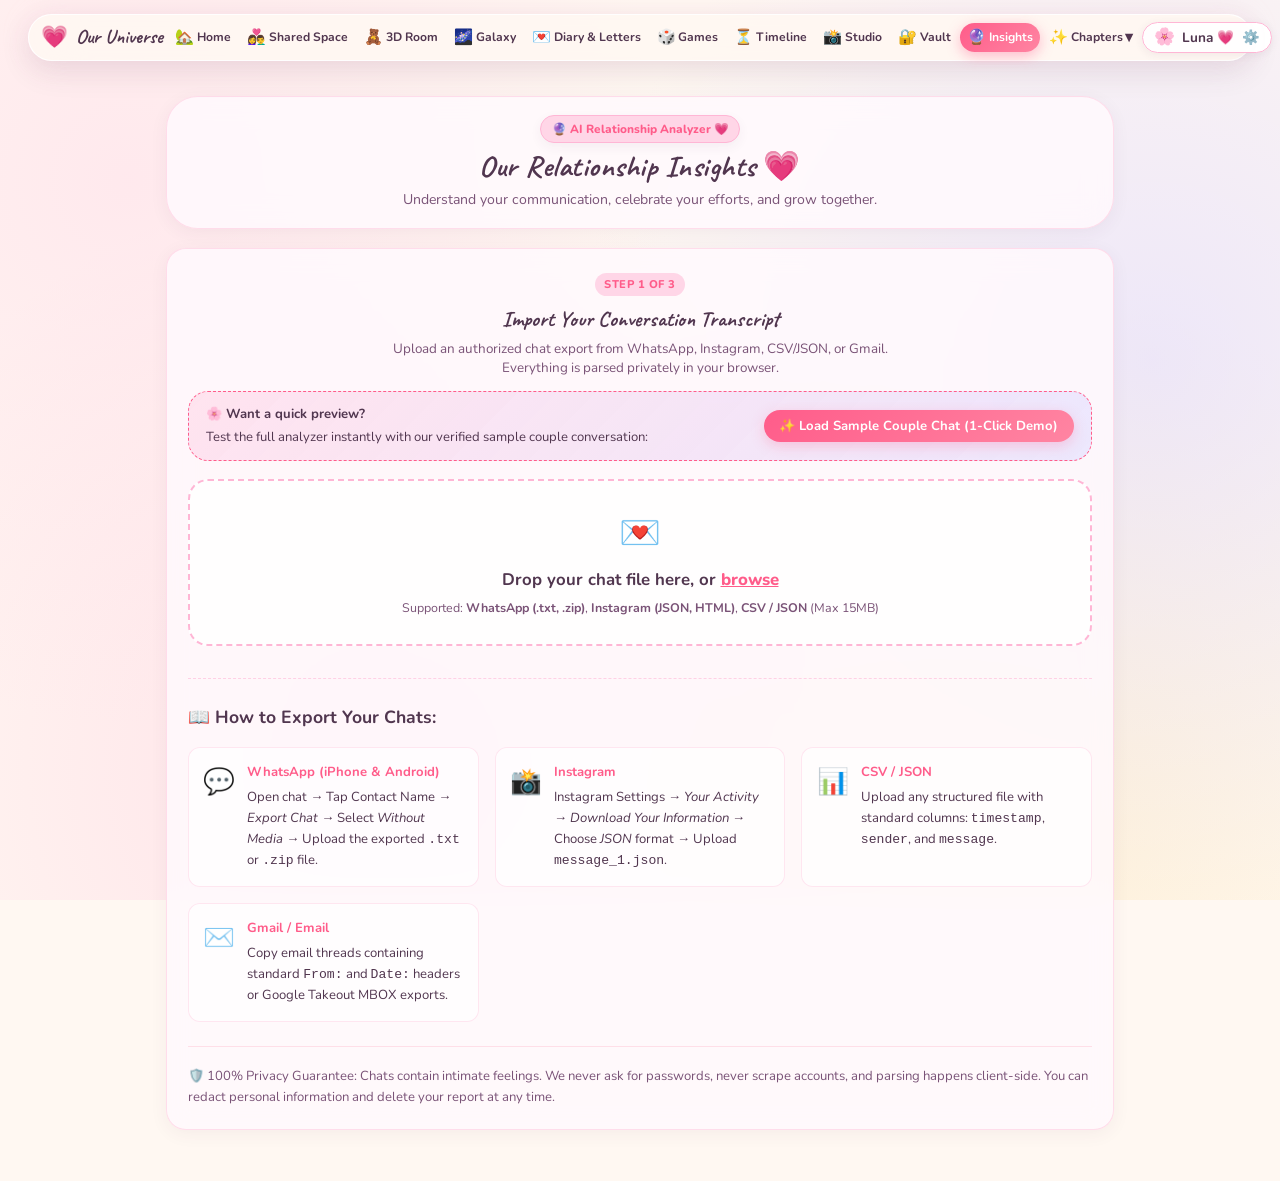
<file: analyzer.html>
<!DOCTYPE html>
<html lang="en">
<head>
  <meta charset="UTF-8">
  <meta name="viewport" content="width=device-width, initial-scale=1.0">
  <title>Our Relationship Insights 💗 | Our Little Universe</title>
  <meta name="description" content="AI Relationship Analyzer - Understand your communication, celebrate your efforts, and grow together in your private couple universe.">

  <!-- Romantic Google Fonts -->
  <link rel="preconnect" href="https://fonts.googleapis.com">
  <link rel="preconnect" href="https://fonts.gstatic.com" crossorigin>
  <link href="https://fonts.googleapis.com/css2?family=Caveat:wght@600;700&family=Nunito:wght@400;600;700;800&family=Sacramento&display=swap" rel="stylesheet">

  <link rel="stylesheet" href="css/style.css">

  <style>
    /* Prevent flash of protected content before authentication confirmation */
    html:not(.auth-verified) body {
      display: none !important;
    }
  </style>
  <script>
    (function() {
      try {
        const token = localStorage.getItem('universe_session_token');
        const cached = localStorage.getItem('universe_cached_user');
        const hasCookie = document.cookie.indexOf('universe_session=') !== -1;
        if (token || cached || hasCookie) {
          document.documentElement.classList.add('auth-verified');
        }
      } catch (e) {}
    })();
  <script src="js/settings-modal.js" defer></script>
</head>
<body class="page-analyzer">

  <!-- Site Navigation -->
  <header class="site-header" id="site-header">
    <nav class="nav-container" aria-label="Main Navigation">
      <a href="index.html" class="nav-logo" aria-label="Our Little Universe Home">
        <span class="logo-heart">💗</span>
        <span class="logo-text">Our Universe</span>
      </a>

      <!-- Hamburger Toggle for Mobile -->
      <button class="nav-toggle-btn" id="nav-toggle-btn" aria-label="Toggle navigation menu" aria-expanded="false" aria-controls="nav-links-menu">
        <div class="hamburger-icon" aria-hidden="true">
          <span></span>
          <span></span>
          <span></span>
        </div>
      </button>

      <!-- Nav Links -->
      <ul class="nav-links" id="nav-links-menu">
        <li><a href="index.html" class="nav-link"><span>🏡</span> Home</a></li>
        <li><a href="shared.html" class="nav-link"><span>👩‍❤️‍👨</span> Shared Space</a></li>
        <li><a href="room.html" class="nav-link"><span>🧸</span> 3D Room</a></li>
        <li><a href="galaxy.html" class="nav-link"><span>🌌</span> Galaxy</a></li>
        <li><a href="diary.html" class="nav-link"><span>💌</span> Diary &amp; Letters</a></li>
        <li><a href="games.html" class="nav-link"><span>🎲</span> Games</a></li>
        <li><a href="timeline.html" class="nav-link"><span>⏳</span> Timeline</a></li>
        <li><a href="studio.html" class="nav-link"><span>📸</span> Studio</a></li>
        <li><a href="vault.html" class="nav-link"><span>🔐</span> Vault</a></li>
        <li><a href="analyzer.html" class="nav-link active"><span>🔮</span> Insights</a></li>

        <!-- Dropdown for On-Page Romantic Chapters -->
        <li class="nav-dropdown">
          <button type="button" class="nav-link nav-dropdown-btn" id="nav-chapters-btn" aria-haspopup="true" aria-expanded="false">
            <span>✨</span> Chapters <span class="dropdown-chevron">▾</span>
          </button>
          <ul class="nav-dropdown-menu" id="nav-chapters-menu" aria-label="Story Chapters">
            <li><a href="index.html#couple-experience" class="nav-dropdown-item"><span>👩‍❤️‍👨</span> 3D Couple View</a></li>
            <li><a href="index.html#memories" class="nav-dropdown-item"><span>🖼️</span> Memory Scrapbook</a></li>
            <li><a href="index.html#love-letter" class="nav-dropdown-item"><span>💌</span> Romantic Love Letter</a></li>
            <li><a href="index.html#calculator" class="nav-dropdown-item"><span>💘</span> Magic Love Match</a></li>
            <li><a href="index.html#quiz" class="nav-dropdown-item"><span>🧸</span> Couple Fun Quiz</a></li>
            <li><a href="index.html#countdown" class="nav-dropdown-item"><span>⏳</span> Special Day Countdown</a></li>
            <li><a href="index.html#surprise" class="nav-dropdown-item"><span>✨</span> Secret Surprise Box</a></li>
          </ul>
        </li>

        <li class="nav-account-item">
          <button type="button" class="user-settings-trigger" id="nav-settings-btn" aria-label="Open Account Settings & Profile" title="Settings & Profile ⚙️">
            <span class="user-avatar" id="nav-user-avatar" aria-hidden="true">🌸</span>
            <span class="user-display-name" id="user-display-name">Soulmate</span>
            <span class="settings-gear-icon" aria-hidden="true">⚙️</span>
          </button>
        </li>
      </ul>
    </nav>
  </header>

  <main class="analyzer-main-container">

    <!-- Page Hero Banner -->
    <div class="analyzer-hero-card glass-card text-center">
      <div class="hero-badge">
        <span>🔮</span> AI Relationship Analyzer <span>💗</span>
      </div>
      <h1 class="cursive-title studio-page-title" id="analyzer-main-title">
        Our Relationship <span class="sparkle-word">Insights</span> 💗
      </h1>
      <p class="studio-page-subtitle">
        Understand your communication, celebrate your efforts, and grow together.
      </p>
    </div>

    <!-- ============================================== -->
    <!-- STEP 1: CHAT IMPORT & REDACTION CENTER         -->
    <!-- ============================================== -->
    <section class="analyzer-step-section" id="step-import">
      <div class="glass-card import-card">
        <div class="step-card-header">
          <span class="step-counter-badge">Step 1 of 3</span>
          <h3>Import Your Conversation Transcript</h3>
          <p class="step-desc">
            Upload an authorized chat export from WhatsApp, Instagram, CSV/JSON, or Gmail. Everything is parsed privately in your browser.
          </p>
        </div>

        <!-- 1-Click Demo Evaluation Button -->
        <div class="demo-chat-banner">
          <div class="demo-info">
            <strong>🌸 Want a quick preview?</strong>
            <span>Test the full analyzer instantly with our verified sample couple conversation:</span>
          </div>
          <button type="button" class="btn btn-primary" id="btn-load-demo-chat">
            <span>✨ Load Sample Couple Chat (1-Click Demo)</span>
          </button>
        </div>

        <!-- Dropzone Container -->
        <div class="chat-dropzone" id="chat-dropzone" tabindex="0" role="button" aria-label="Upload chat export file">
          <input type="file" id="chat-file-input" accept=".txt,.zip,.json,.html,.htm,.csv" style="display: none;">
          <div class="dropzone-icon">💌</div>
          <h4>Drop your chat file here, or <span class="browse-link">browse</span></h4>
          <p class="dropzone-hints">
            Supported: <strong>WhatsApp (.txt, .zip)</strong>, <strong>Instagram (JSON, HTML)</strong>, <strong>CSV / JSON</strong> (Max 15MB)
          </p>
        </div>

        <!-- Supported Formats & Export Guides Accordion -->
        <div class="export-guides-wrapper">
          <h4 class="guides-heading"><span>📖</span> How to Export Your Chats:</h4>
          <div class="guides-grid">
            <div class="guide-item">
              <span class="guide-app-icon">💬</span>
              <div class="guide-item-content">
                <strong>WhatsApp (iPhone &amp; Android)</strong>
                <p>Open chat &rarr; Tap Contact Name &rarr; <em>Export Chat</em> &rarr; Select <em>Without Media</em> &rarr; Upload the exported <code>.txt</code> or <code>.zip</code> file.</p>
              </div>
            </div>
            <div class="guide-item">
              <span class="guide-app-icon">📸</span>
              <div class="guide-item-content">
                <strong>Instagram</strong>
                <p>Instagram Settings &rarr; <em>Your Activity</em> &rarr; <em>Download Your Information</em> &rarr; Choose <em>JSON</em> format &rarr; Upload <code>message_1.json</code>.</p>
              </div>
            </div>
            <div class="guide-item">
              <span class="guide-app-icon">📊</span>
              <div class="guide-item-content">
                <strong>CSV / JSON</strong>
                <p>Upload any structured file with standard columns: <code>timestamp</code>, <code>sender</code>, and <code>message</code>.</p>
              </div>
            </div>
            <div class="guide-item">
              <span class="guide-app-icon">✉️</span>
              <div class="guide-item-content">
                <strong>Gmail / Email</strong>
                <p>Copy email threads containing standard <code>From:</code> and <code>Date:</code> headers or Google Takeout MBOX exports.</p>
              </div>
            </div>
          </div>
        </div>

        <!-- Privacy & Protection Disclosure -->
        <div class="vault-security-guarantee" style="margin-top: 1.5rem;">
          <span>🛡️ 100% Privacy Guarantee:</span> Chats contain intimate feelings. We never ask for passwords, never scrape accounts, and parsing happens client-side. You can redact personal information and delete your report at any time.
        </div>
      </div>
    </section>

    <!-- ============================================== -->
    <!-- STEP 2: IDENTIFY BOTH PARTNERS & CONSENT CHECK -->
    <!-- ============================================== -->
    <section class="analyzer-step-section" id="step-mapping" style="display: none;">
      <div class="glass-card mapping-card">
        <div class="step-card-header text-center">
          <span class="step-counter-badge">Step 2 of 3</span>
          <h3>Identify Both Partners &amp; Verify Consent</h3>
          <p class="step-desc">
            Map the detected chat names to Partner A and Partner B. You can assign custom cute nicknames!
          </p>
        </div>

        <!-- Detected Overview Summary -->
        <div class="detected-overview-box">
          <div class="overview-item">
            <span class="item-label">Total Messages</span>
            <span class="item-val" id="mapping-preview-total">0</span>
          </div>
          <div class="overview-item">
            <span class="item-label">Conversation Span</span>
            <span class="item-val" id="mapping-preview-dates">Loading...</span>
          </div>
          <div class="overview-item">
            <span class="item-label">Detected Format</span>
            <span class="item-val" id="mapping-preview-format">WhatsApp TXT</span>
          </div>
        </div>

        <!-- Partner Mapping Form -->
        <div class="partners-mapping-grid">
          <div class="partner-map-col">
            <label class="form-label" for="select-partner-a"><span>🌸</span> Select Partner A (Sender):</label>
            <select id="select-partner-a" class="studio-input"></select>
            <label class="form-label" for="input-name-a" style="margin-top: 0.8rem;">Display Name / Nickname:</label>
            <input type="text" id="input-name-a" class="studio-input" value="Dudu">
          </div>

          <div class="partner-map-col">
            <label class="form-label" for="select-partner-b"><span>🧸</span> Select Partner B (Sender):</label>
            <select id="select-partner-b" class="studio-input"></select>
            <label class="form-label" for="input-name-b" style="margin-top: 0.8rem;">Display Name / Nickname:</label>
            <input type="text" id="input-name-b" class="studio-input" value="Budu">
          </div>
        </div>

        <!-- Privacy & Informed Consent Checklist -->
        <div class="consent-checklist-box">
          <h4><span>📜</span> Mandatory Mutual Consent &amp; Privacy Checklist</h4>
          <label class="consent-label">
            <input type="checkbox" id="consent-agreement" required>
            <span>I confirm that <strong>both partners have given permission</strong> to analyze this shared conversation.</span>
          </label>
          <label class="consent-label">
            <input type="checkbox" id="consent-redact" checked>
            <span><strong>Automatically redact personal information:</strong> masks phone numbers, emails, and web links before processing.</span>
          </label>
        </div>

        <div class="mapping-actions-row">
          <button type="button" class="btn btn-secondary" id="btn-cancel-mapping">
            <span>↩️ Choose Another File</span>
          </button>
          <button type="button" class="btn btn-primary" id="btn-confirm-analyze">
            <span>✨ Confirm &amp; Generate Insights</span>
          </button>
        </div>
      </div>
    </section>

    <!-- ============================================== -->
    <!-- STEP 3: RELATIONSHIP INSIGHTS DASHBOARD        -->
    <!-- ============================================== -->
    <section class="analyzer-step-section" id="step-dashboard" style="display: none;">
      
      <!-- Top Status Toolbar -->
      <div class="dashboard-toolbar-row">
        <div class="toolbar-left">
          <span class="status-pill-badge" id="ai-engine-badge"><span>🤖</span> AI Engine Active</span>
          <span class="couple-names-badge" id="dashboard-partner-names">A celebration of communication for Dudu &amp; Budu 💗</span>
        </div>
        <div class="toolbar-right">
          <button type="button" class="btn btn-secondary btn-sm" id="btn-export-report" title="Print or save PDF report">
            <span>📄</span> Export Report
          </button>
          <button type="button" class="btn btn-secondary btn-sm" id="btn-new-analysis">
            <span>🔄</span> New Analysis
          </button>
          <button type="button" class="btn btn-danger btn-sm" id="btn-delete-analysis" title="Purge all data">
            <span>🗑️</span> Delete All Data
          </button>
        </div>
      </div>

      <!-- 1. Key Statistics Grid -->
      <div class="stats-cards-grid">
        <div class="stat-metric-card glass-card">
          <span class="stat-icon">💬</span>
          <span class="stat-number" id="stat-total-messages">0</span>
          <span class="stat-label">Total Messages</span>
          <span class="stat-subtext" id="stat-date-span">Verified Timeline</span>
        </div>
        <div class="stat-metric-card glass-card">
          <span class="stat-icon">📅</span>
          <span class="stat-number" id="stat-active-days">0</span>
          <span class="stat-label">Active Conversation Days</span>
          <span class="stat-subtext" id="stat-calendar-days">Span</span>
        </div>
        <div class="stat-metric-card glass-card">
          <span class="stat-icon">👩‍❤️‍👨</span>
          <span class="stat-number" id="stat-dual-days">0</span>
          <span class="stat-label">Both Partners Active Days</span>
          <span class="stat-subtext">Mutual Daily Interaction</span>
        </div>
        <div class="stat-metric-card glass-card">
          <span class="stat-icon">⚡</span>
          <span class="stat-number" id="stat-avg-msgs">0</span>
          <span class="stat-label">Avg Messages / Active Day</span>
          <span class="stat-subtext">Daily Communication Rhythm</span>
        </div>
      </div>

      <!-- 2. Balanced Communication Analysis & Visual Meters -->
      <div class="glass-card section-card" id="section-balance">
        <div class="section-card-title">
          <span>⚖️</span> Communication Balance &amp; Reciprocity
        </div>
        <p class="section-card-subtitle">
          Analyzing message volume, who starts conversations, and response tempos without arbitrary value judgments.
        </p>

        <div class="meters-container">
          <!-- Message Volume Meter -->
          <div class="meter-block">
            <div class="meter-header">
              <strong>Message Volume Share</strong>
              <span class="meter-values"><span id="meter-val-msgs-a">50%</span> vs <span id="meter-val-msgs-b">50%</span></span>
            </div>
            <div class="balance-bar-wrapper">
              <div class="balance-bar-a" id="bar-msgs-a" style="width: 50%;"></div>
              <div class="balance-bar-b" id="bar-msgs-b" style="width: 50%;"></div>
            </div>
            <div class="meter-legend">
              <span class="legend-a">🌸 <span id="label-name-a">Partner A</span></span>
              <span class="legend-b">🧸 <span id="label-name-b">Partner B</span></span>
            </div>
          </div>

          <!-- Conversation Initiations Meter -->
          <div class="meter-block">
            <div class="meter-header">
              <strong>Conversation Initiations (Sessions with &gt; 4h gap)</strong>
              <span class="meter-values"><span id="meter-val-init-a">50%</span> vs <span id="meter-val-init-b">50%</span></span>
            </div>
            <div class="balance-bar-wrapper">
              <div class="balance-bar-a" id="bar-init-a" style="width: 50%;"></div>
              <div class="balance-bar-b" id="bar-init-b" style="width: 50%;"></div>
            </div>
          </div>

          <!-- Response Tempos Grid -->
          <div class="tempo-subgrid">
            <div class="tempo-card">
              <h5>Daytime Median Response Speed</h5>
              <div class="tempo-comparison">
                <div class="tempo-col">
                  <span class="tempo-name">Partner A</span>
                  <span class="tempo-val" id="resp-median-a">10 mins</span>
                  <span class="tempo-badge" id="resp-fast-a">60% &lt;10m</span>
                </div>
                <div class="tempo-vs">⚡</div>
                <div class="tempo-col">
                  <span class="tempo-name">Partner B</span>
                  <span class="tempo-val" id="resp-median-b">15 mins</span>
                  <span class="tempo-badge" id="resp-fast-b">55% &lt;10m</span>
                </div>
              </div>
              <p class="tempo-methodology" id="resp-methodology"></p>
            </div>

            <div class="tempo-card">
              <h5>Questions Asked &amp; Answered</h5>
              <div class="tempo-comparison">
                <div class="tempo-col">
                  <span class="tempo-name">Partner A</span>
                  <span class="tempo-val" id="questions-asked-a">0</span>
                  <span class="tempo-badge" id="questions-rate-a">100% replied</span>
                </div>
                <div class="tempo-vs">❓</div>
                <div class="tempo-col">
                  <span class="tempo-name">Partner B</span>
                  <span class="tempo-val" id="questions-asked-b">0</span>
                  <span class="tempo-badge" id="questions-rate-b">100% replied</span>
                </div>
              </div>
              <p class="tempo-methodology">Measures curiosity and active interest in each other's daily lives and thoughts.</p>
            </div>
          </div>
        </div>

        <div class="balance-commentary-box" id="balance-analysis-commentary">
          Both partners share an open, reciprocal conversational flow.
        </div>
      </div>

      <!-- 3. Positive Moments & Celebrations -->
      <div class="glass-card section-card" id="section-positive">
        <div class="section-card-title">
          <span>💖</span> Positive Moments &amp; Mutual Appreciation
        </div>
        <p class="section-card-subtitle">
          Real tender moments, loving words, and emotional support discovered across your timeline.
        </p>
        <div class="positive-moments-grid" id="positive-moments-grid"></div>
      </div>

      <!-- 4. Partner Needs & Preferences (Separate Cards) -->
      <div class="glass-card section-card" id="section-needs">
        <div class="section-card-title">
          <span>💌</span> Understanding Both Partners' Needs &amp; Preferences
        </div>
        <p class="section-card-subtitle">
          Separate, compassionate profiles based on explicit statements and communicative habits.
        </p>
        <div class="partner-needs-grid">
          <div class="partner-needs-card glass-card" id="card-partner-a"></div>
          <div class="partner-needs-card glass-card" id="card-partner-b"></div>
        </div>
      </div>

      <!-- 5. Conflict Resolution & Communication Improvement Scenarios -->
      <div class="glass-card section-card" id="section-conflict">
        <div class="section-card-title">
          <span>🌱</span> What Could Both Partners Improve?
        </div>
        <p class="section-card-subtitle">
          Constructive, non-blaming breakdowns of real communication scenarios with constructive dialogue rewrites.
        </p>
        <div class="conflict-events-list" id="conflict-events-list"></div>
      </div>

      <!-- 6. Personalized Improvement Plan -->
      <div class="glass-card section-card" id="section-plan">
        <div class="section-card-title">
          <span>📋</span> Personalized Relationship Improvement Plan
        </div>
        <p class="section-card-subtitle">
          Actionable shared agreements and daily micro-habits to strengthen emotional security.
        </p>
        <ul class="improvement-plan-items" id="improvement-plan-items"></ul>
      </div>

      <!-- 7. Interactive Weekly Relationship Check-In -->
      <div class="glass-card section-card" id="section-checkin">
        <div class="section-card-title">
          <span>✨</span> Weekly Relationship Check-In &amp; Progress Tracker
        </div>
        <p class="section-card-subtitle">
          Log weekly reflections together to track your communication harmony over time.
        </p>

        <form id="weekly-checkin-form" class="weekly-checkin-form">
          <div class="rating-row">
            <span class="rating-label">This Week's Harmony Rating:</span>
            <div class="heart-rating-selector">
              <label><input type="radio" name="harmony-rating" value="1"> 💔</label>
              <label><input type="radio" name="harmony-rating" value="2"> 🤍</label>
              <label><input type="radio" name="harmony-rating" value="3"> 💓</label>
              <label><input type="radio" name="harmony-rating" value="4"> 💖</label>
              <label><input type="radio" name="harmony-rating" value="5" checked> 💕</label>
            </div>
          </div>

          <div class="form-grid-2">
            <div class="form-group">
              <label for="checkin-celebration" class="form-label"><span>🎉</span> What went well between us this week?</label>
              <input type="text" id="checkin-celebration" class="studio-input" placeholder="e.g. Loved our calm conversation about weekend plans!" required>
            </div>
            <div class="form-group">
              <label for="checkin-goal" class="form-label"><span>🌱</span> What is our focus for next week?</label>
              <input type="text" id="checkin-goal" class="studio-input" placeholder="e.g. Giving a quick heads-up when busy at work.">
            </div>
          </div>

          <button type="submit" class="btn btn-primary" id="btn-save-checkin" style="margin-top: 1rem;">
            <span>💌</span> Save Weekly Reflection
          </button>
        </form>

        <div class="checkin-history-container" style="margin-top: 2rem;">
          <h4 class="history-title"><span>⏳</span> Past Reflections:</h4>
          <div class="checkin-history-list" id="checkin-history-list"></div>
        </div>
      </div>

    </section>

  </main>

  <!-- Scripts -->
  <script src="js/auth.js"></script>
  <script src="js/chat-parsers.js"></script>
  <script src="js/relationship-statistics.js"></script>
  <script src="js/relationship-analyzer.js"></script>

  <script>
    // Header Navigation Toggle for Mobile
    const navToggle = document.getElementById('nav-toggle-btn');
    const navMenu = document.getElementById('nav-links-menu');
    if (navToggle && navMenu) {
      navToggle.addEventListener('click', () => {
        const isExp = navToggle.getAttribute('aria-expanded') === 'true';
        navToggle.setAttribute('aria-expanded', !isExp);
        navMenu.classList.toggle('active');
      });
    }

    // Display user name if logged in
    try {
      const user = JSON.parse(localStorage.getItem('universe_cached_user') || '{}');
      if (user.displayName) {
        const nameEl = document.getElementById('user-display-name');
        if (nameEl) nameEl.textContent = user.displayName;
      }
    } catch(e) {}
  </script>
</body>
</html>
</file>
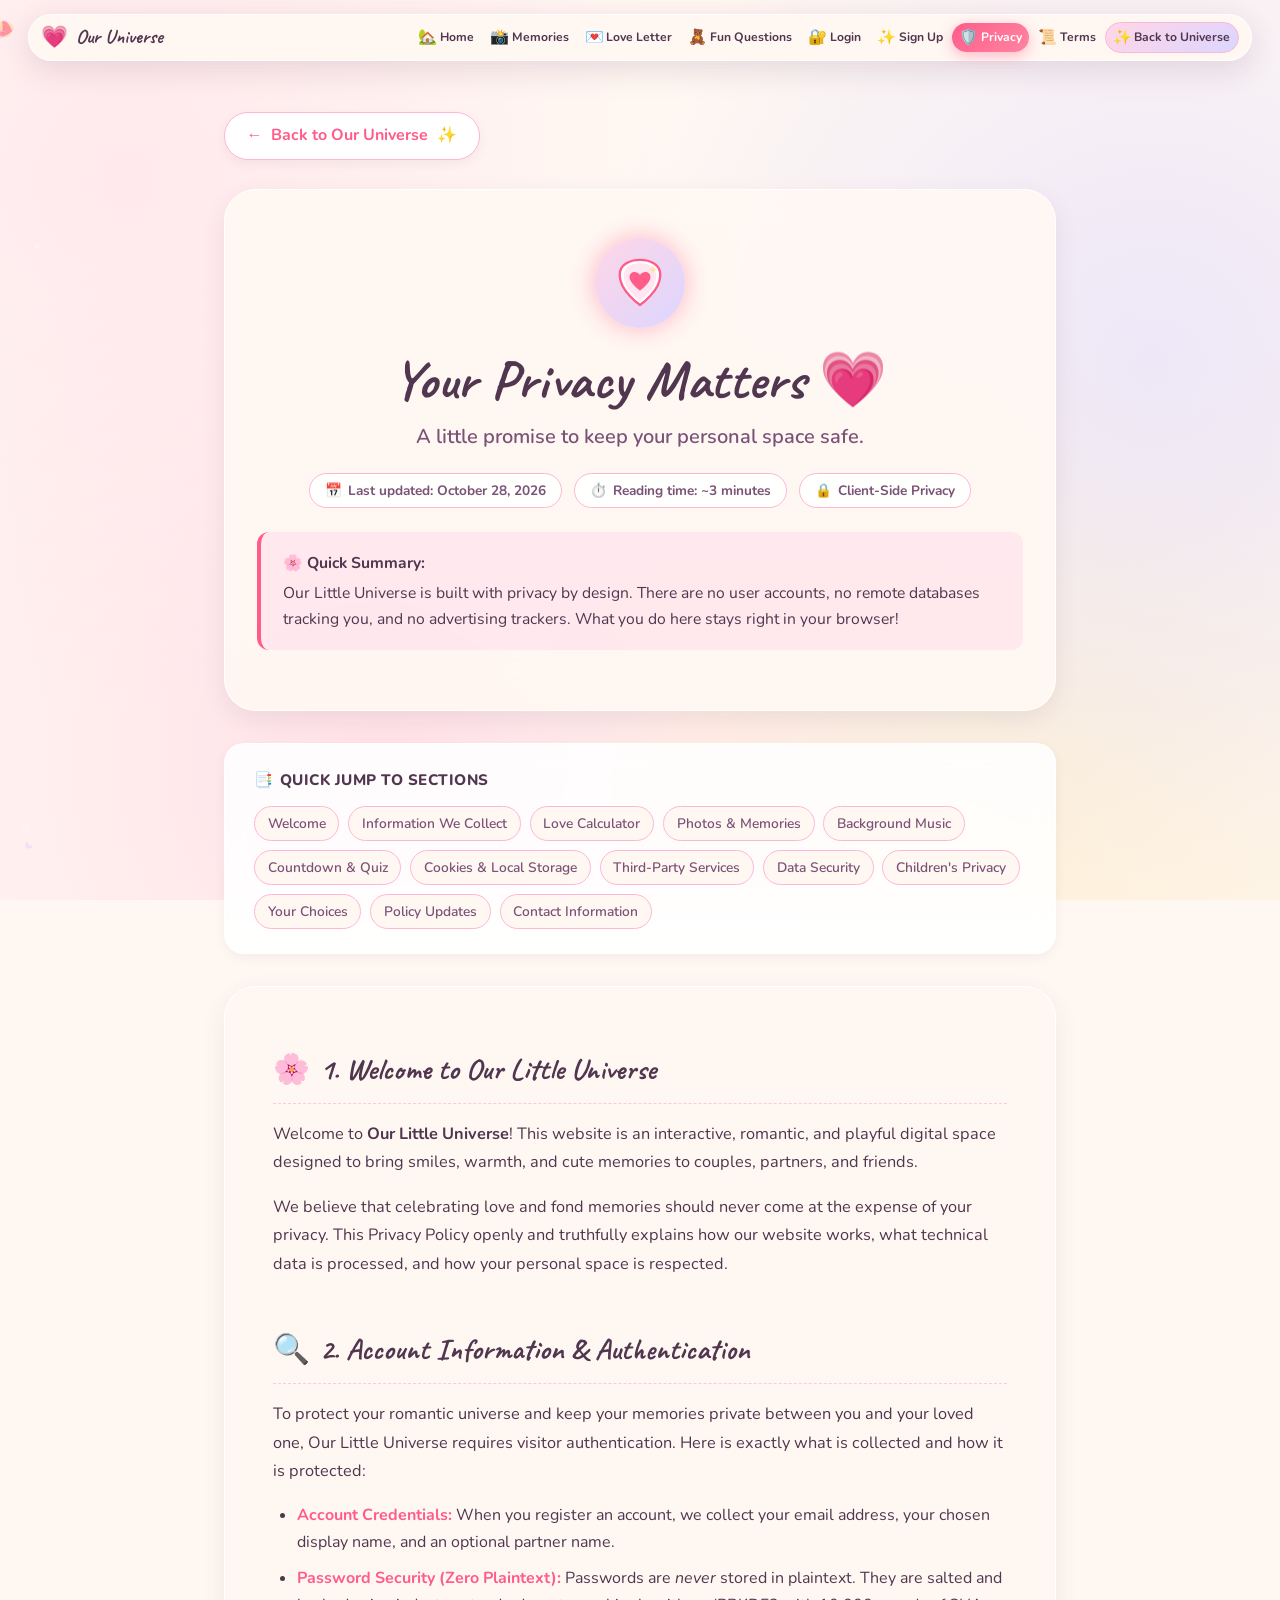
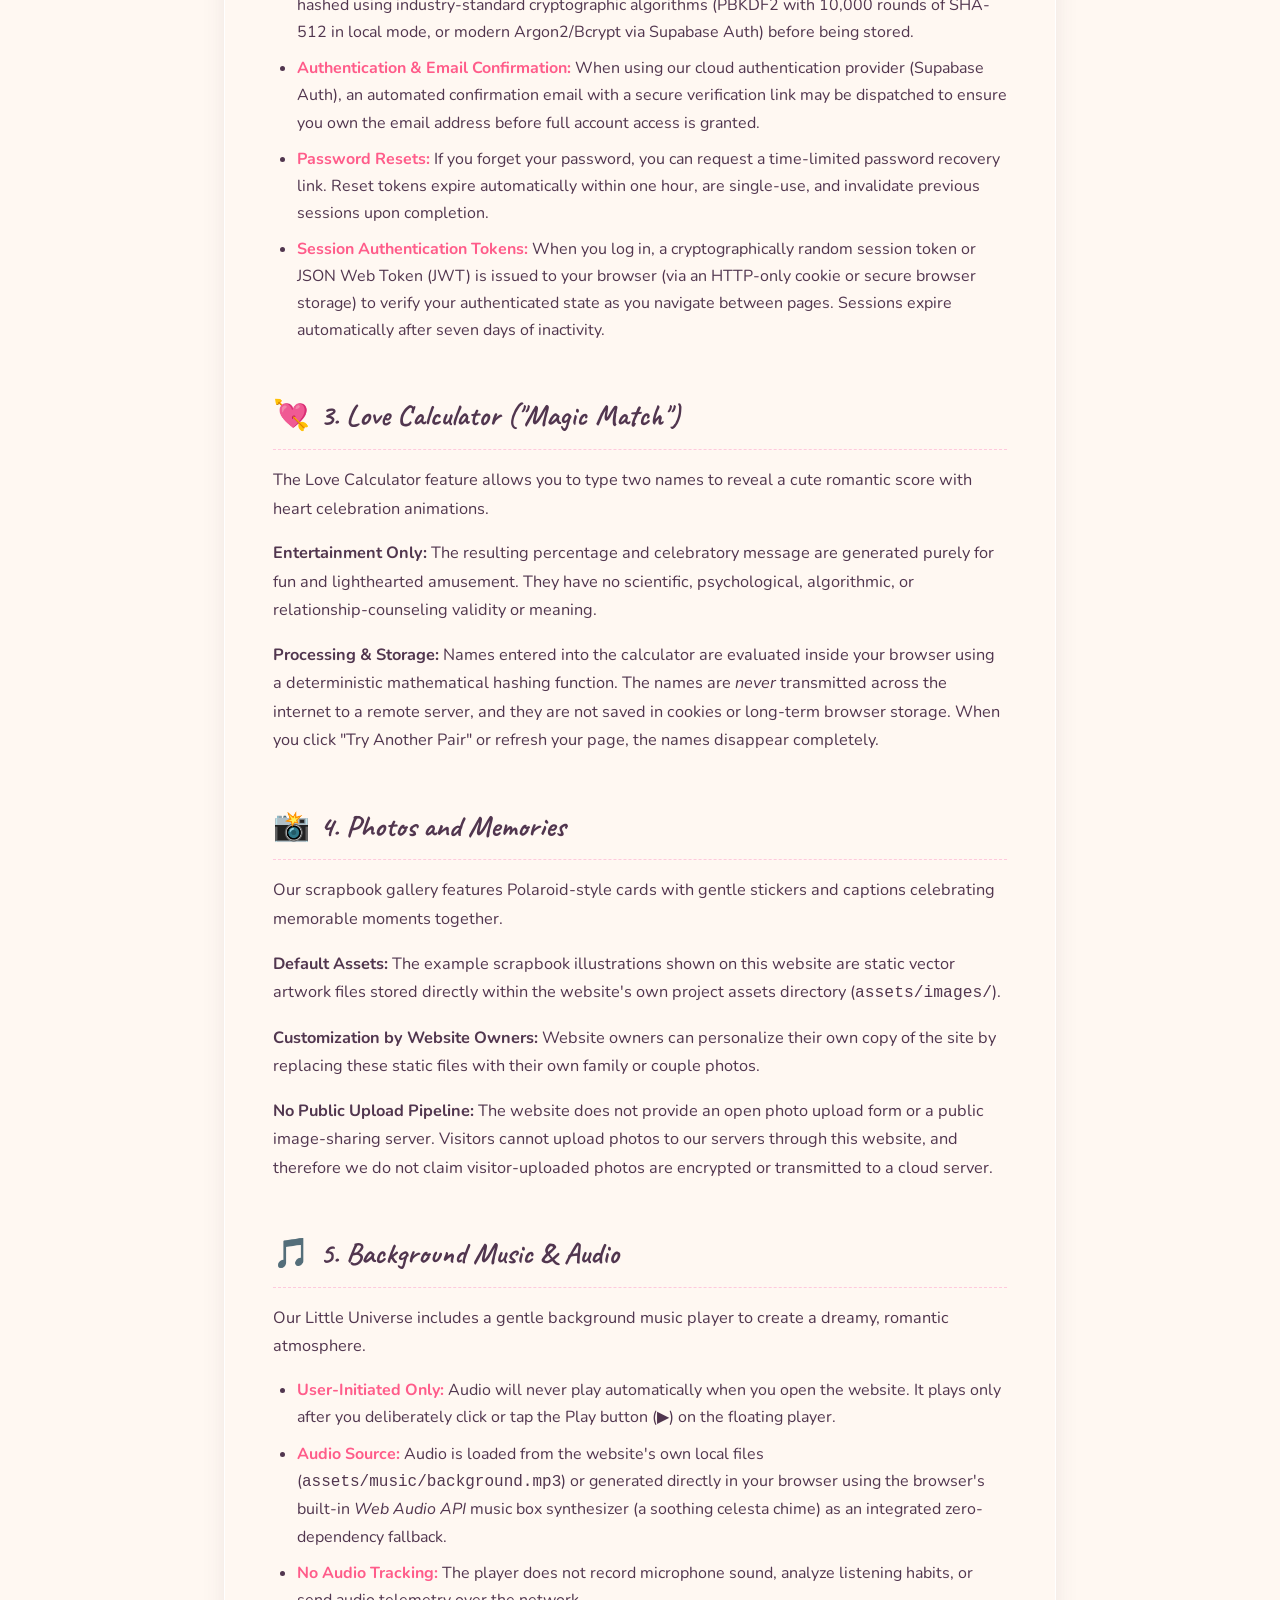
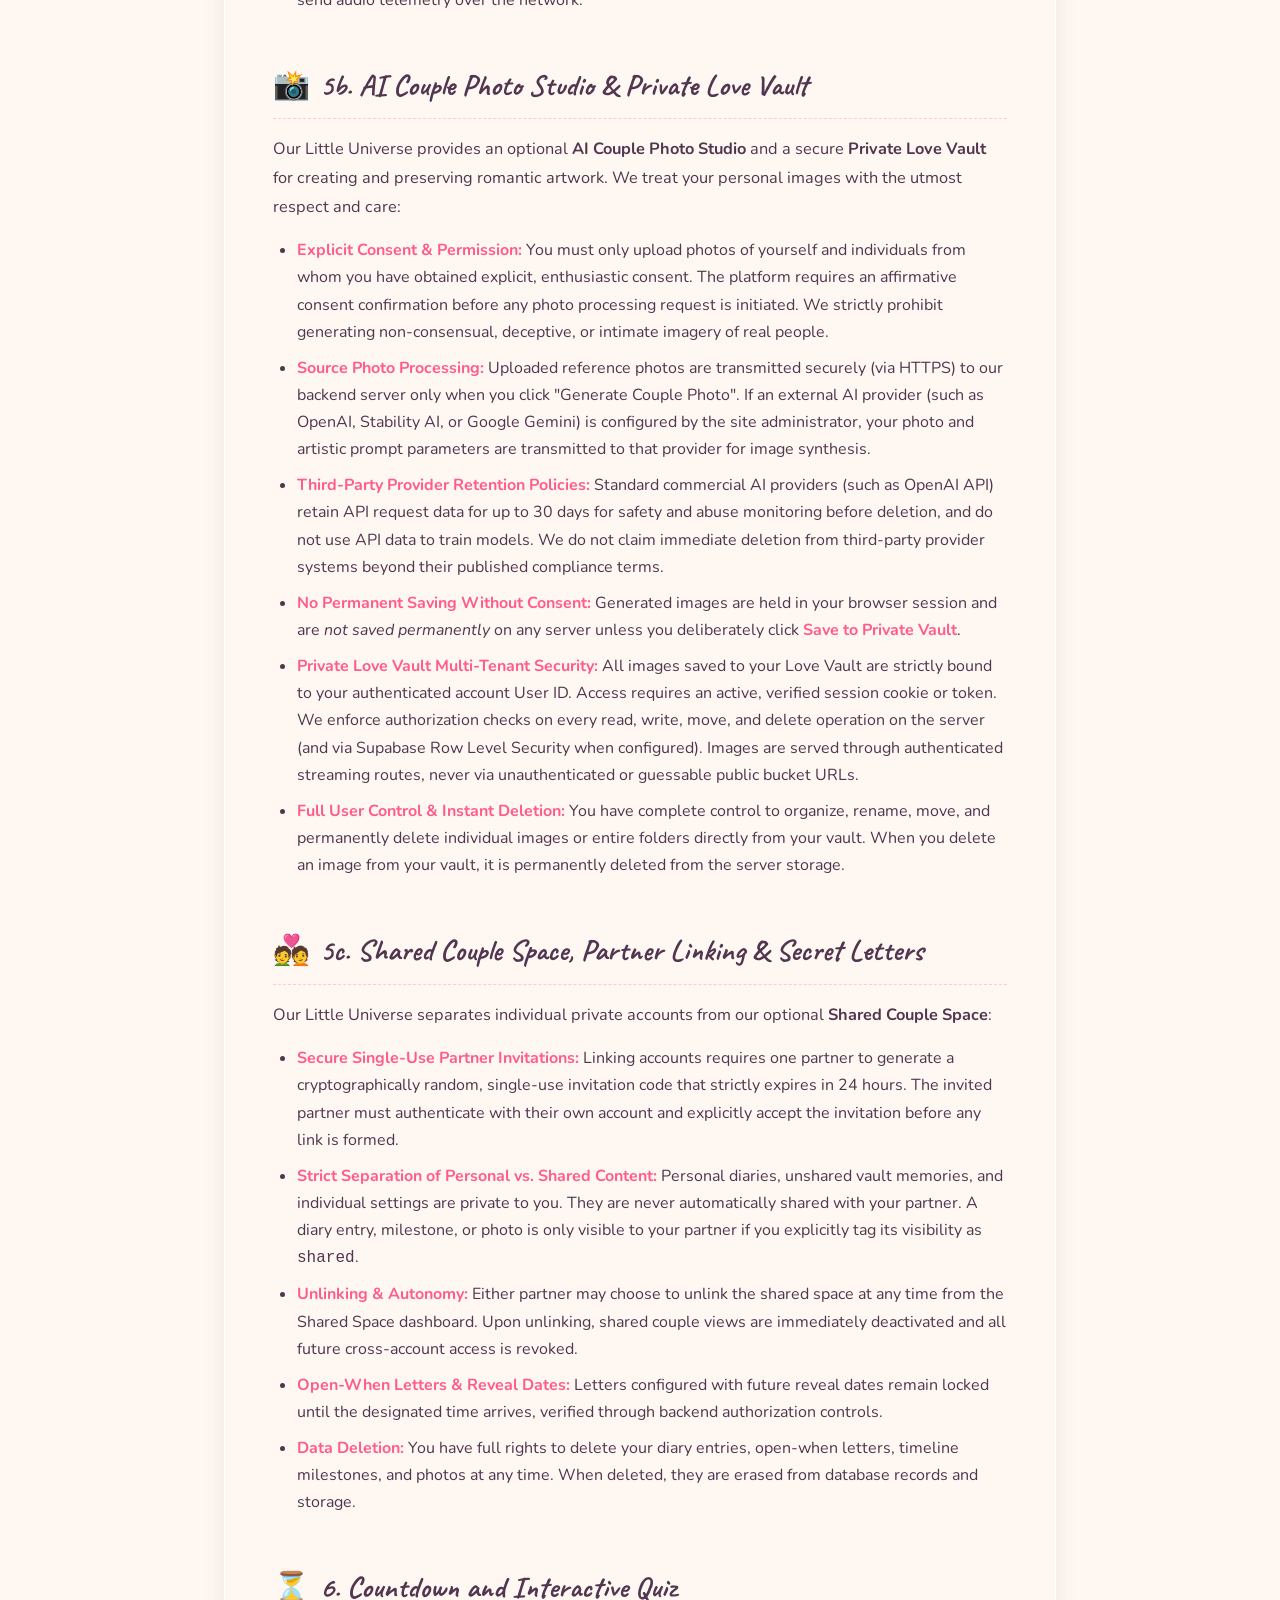
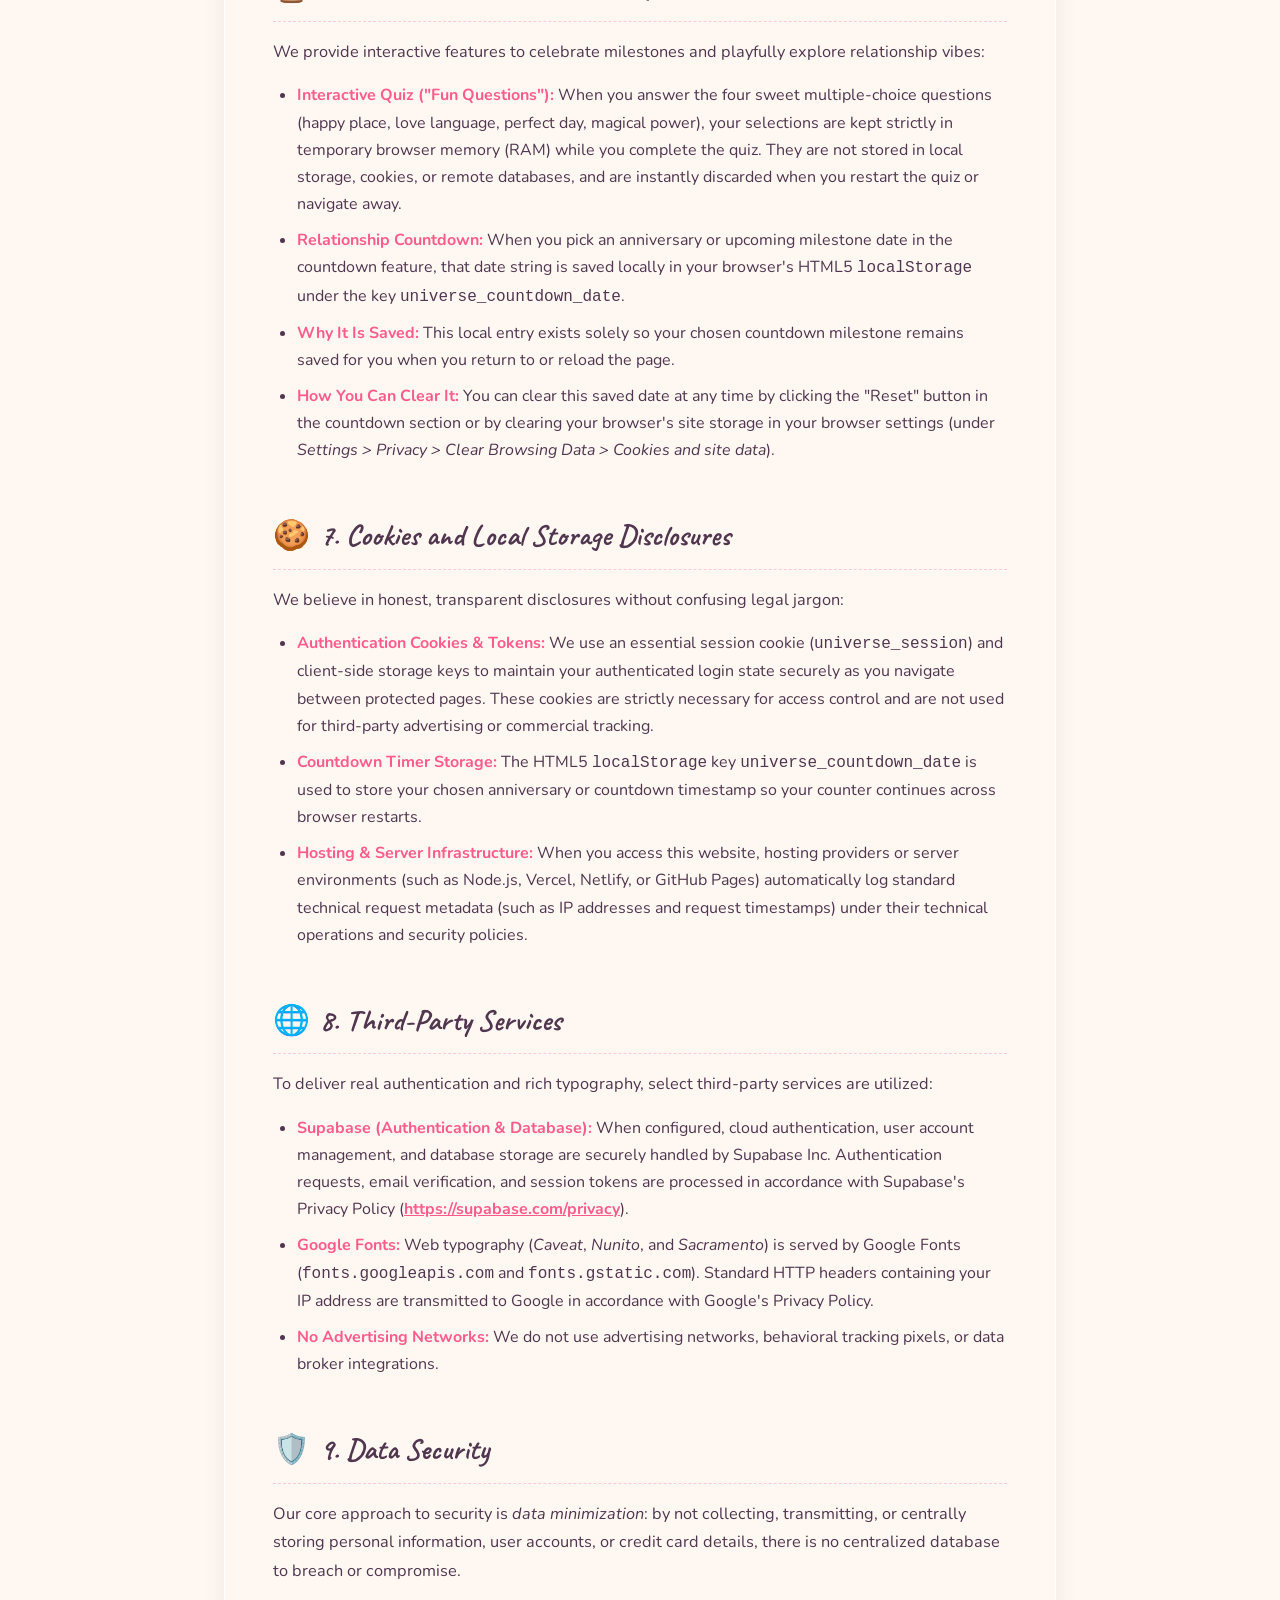
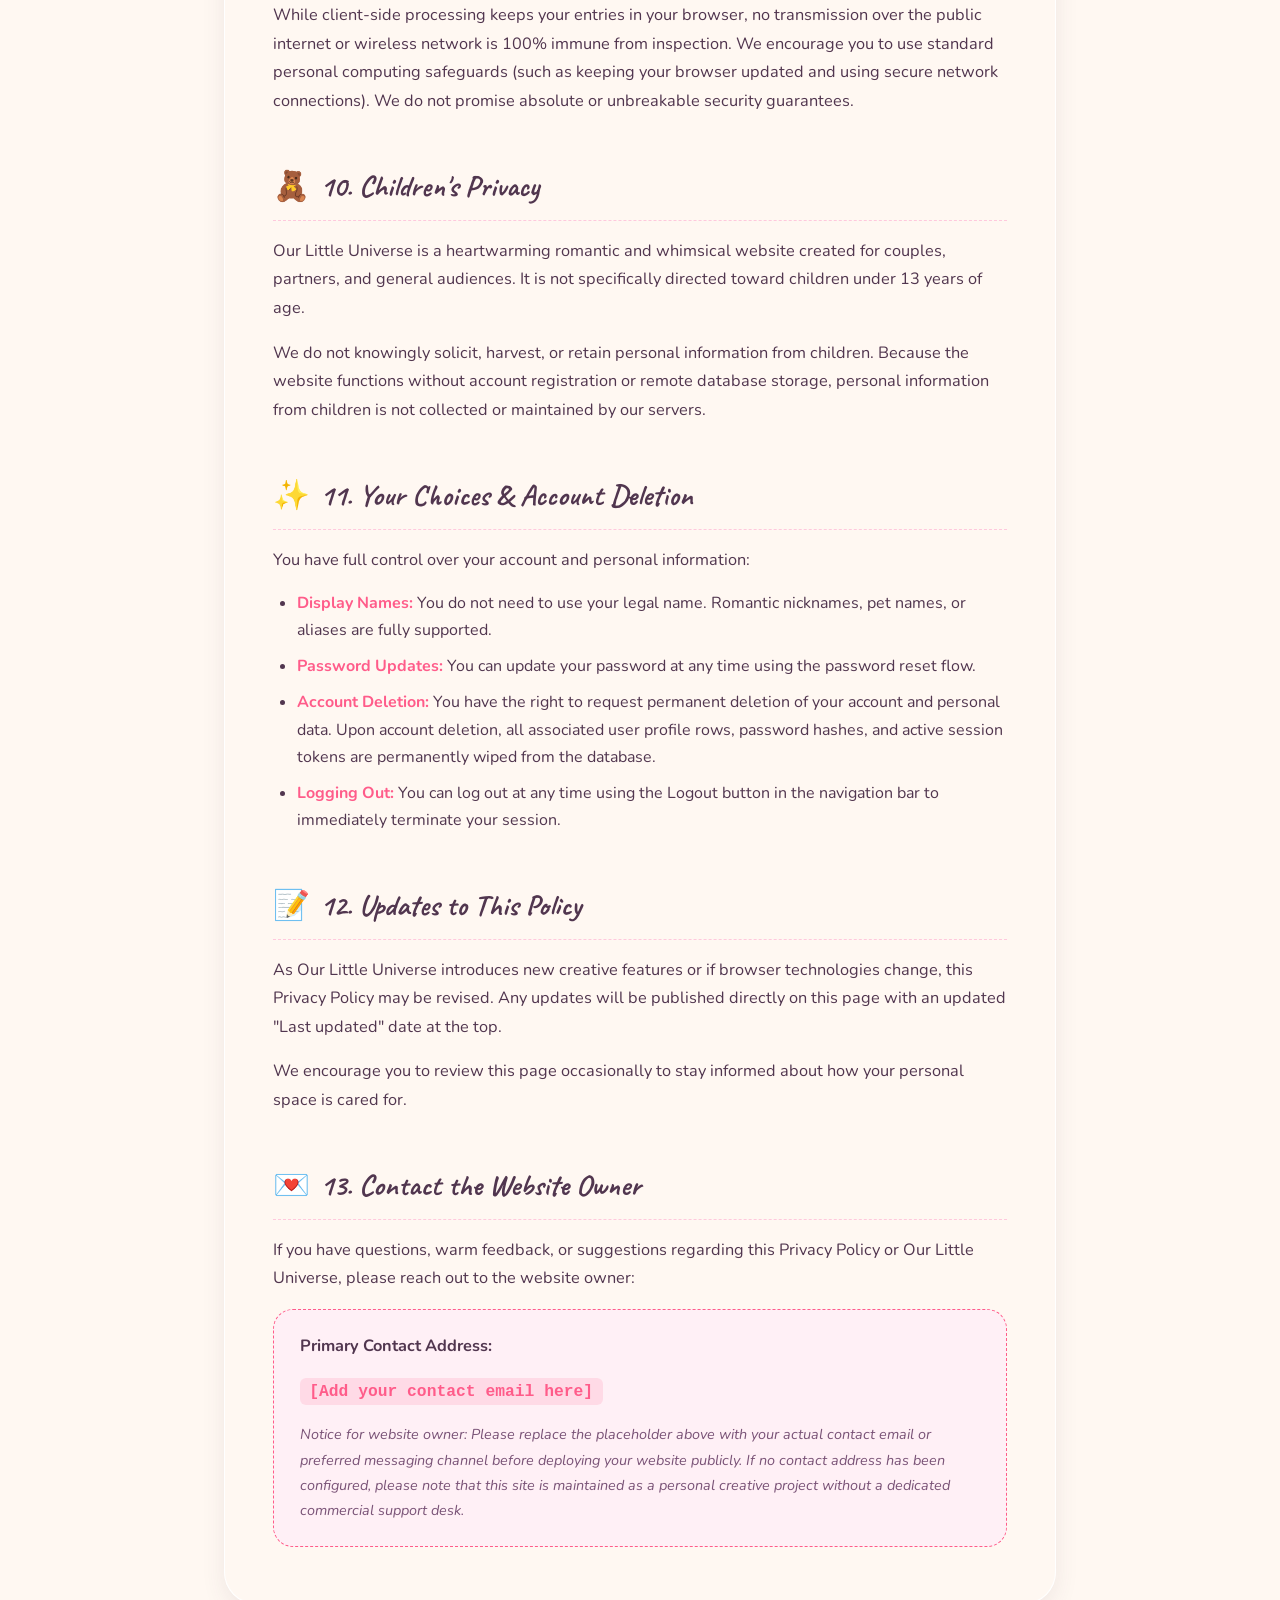
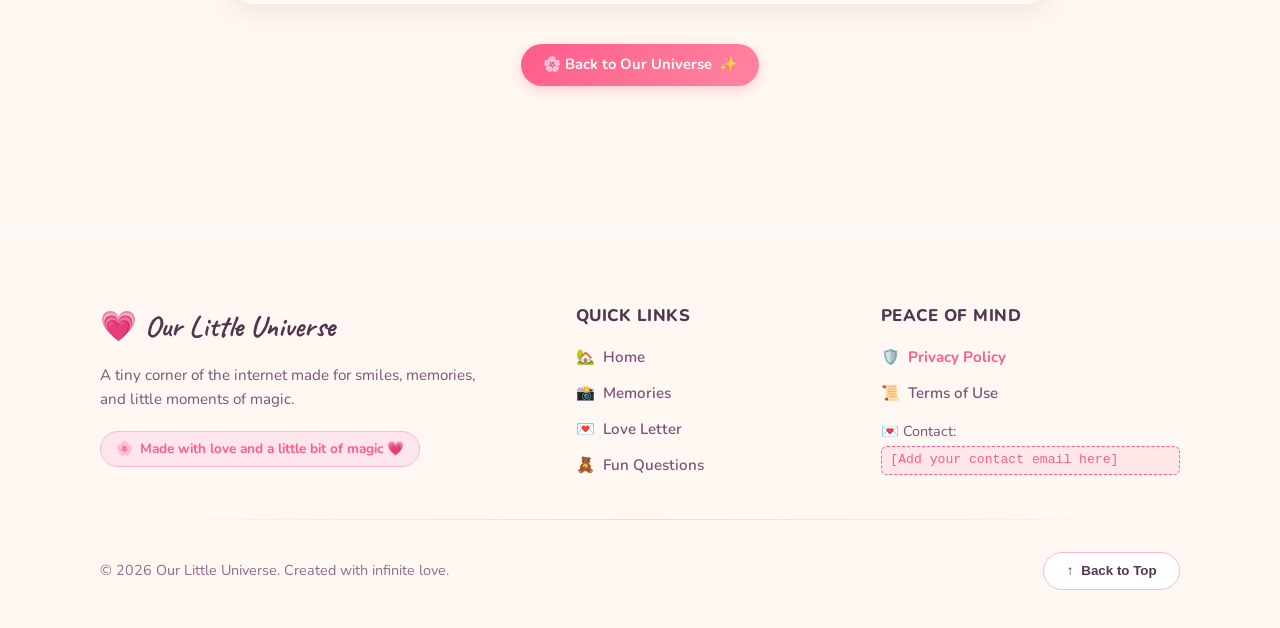
<file: privacy.html>
<!DOCTYPE html>
<html lang="en">
<head>
  <meta charset="UTF-8">
  <meta name="viewport" content="width=device-width, initial-scale=1.0">
  <title>Your Privacy Matters 💗 | Our Little Universe</title>
  <meta name="description" content="A transparent, friendly, and complete privacy policy for Our Little Universe. A little promise to keep your personal space safe.">
  <meta name="theme-color" content="#FFD6E7">
  
  <!-- Favicon Heart SVG -->
  <link rel="icon" href="data:image/svg+xml,<svg xmlns=%22http://www.w3.org/2000/svg%22 viewBox=%220 0 100 100%22><text y=%22.9em%22 font-size=%2290%22>💗</text></svg>">
  
  <!-- Google Fonts Preconnect -->
  <link rel="preconnect" href="https://fonts.googleapis.com">
  <link rel="preconnect" href="https://fonts.gstatic.com" crossorigin>
  <link href="https://fonts.googleapis.com/css2?family=Caveat:wght@500;700&family=Nunito:wght@400;600;700;800&family=Sacramento&display=swap" rel="stylesheet">
  
  <!-- Main Stylesheet -->
  <link rel="stylesheet" href="css/style.css">
</head>
<body class="legal-page">

  <!-- Floating Canvas Background (Subtle pastel hearts, stars, sparkles) -->
  <canvas id="universe-bg-canvas" aria-hidden="true"></canvas>

  <!-- Navigation Bar (Consistent with Main Website) -->
  <header class="site-header" id="site-header">
    <nav class="nav-container" aria-label="Main Navigation">
      <a href="index.html" class="nav-logo" aria-label="Our Little Universe Home">
        <span class="logo-heart">💗</span>
        <span class="logo-text">Our Universe</span>
      </a>

      <!-- Hamburger Toggle for Mobile -->
      <button class="nav-toggle-btn" id="nav-toggle-btn" aria-label="Toggle navigation menu" aria-expanded="false" aria-controls="nav-links-menu">
        <div class="hamburger-icon" aria-hidden="true">
          <span></span>
          <span></span>
          <span></span>
        </div>
      </button>

      <!-- Nav Links -->
      <ul class="nav-links" id="nav-links-menu">
        <li><a href="index.html#hero" class="nav-link"><span>🏡</span> Home</a></li>
        <li><a href="index.html#memories" class="nav-link"><span>📸</span> Memories</a></li>
        <li><a href="index.html#love-letter" class="nav-link"><span>💌</span> Love Letter</a></li>
        <li><a href="index.html#quiz" class="nav-link"><span>🧸</span> Fun Questions</a></li>
        <li><a href="login.html" class="nav-link"><span>🔐</span> Login</a></li>
        <li><a href="signup.html" class="nav-link"><span>✨</span> Sign Up</a></li>
        <li><a href="privacy.html" class="nav-link active" aria-current="page"><span>🛡️</span> Privacy</a></li>
        <li><a href="terms.html" class="nav-link"><span>📜</span> Terms</a></li>
        <li><a href="index.html" class="nav-link nav-btn-universe"><span>✨</span> Back to Universe</a></li>
      </ul>
    </nav>
  </header>

  <!-- Main Legal Document Area -->
  <main class="legal-main">
    <div class="legal-container">

      <!-- Breadcrumb & Direct Return Action -->
      <div class="legal-top-nav">
        <a href="index.html" class="back-to-universe-link" aria-label="Return to Our Little Universe Homepage">
          <span aria-hidden="true">←</span> <span>Back to Our Universe</span> ✨
        </a>
      </div>

      <!-- Hero Header Card with Shield & Heart Illustration -->
      <header class="legal-hero-card">
        <div class="legal-shield-illustration" aria-hidden="true">
          <svg class="legal-shield-svg" viewBox="0 0 100 100" fill="none" xmlns="http://www.w3.org/2000/svg">
            <!-- Soft Pastel Shield -->
            <path d="M50 10 C68 10, 85 18, 85 36 C85 64, 50 88, 50 88 C50 88, 15 64, 15 36 C15 18, 32 10, 50 10 Z" fill="#FFFFFF" stroke="#FF5C8A" stroke-width="4" stroke-linejoin="round"/>
            <path d="M50 16 C64 16, 78 22, 78 38 C78 61, 50 81, 50 81 C50 81, 22 61, 22 38 C22 22, 36 16, 50 16 Z" fill="#FFD6E7" opacity="0.6"/>
            <!-- Heart in Center -->
            <path d="M50 36 C44 28, 32 30, 32 40 C32 50, 50 63, 50 63 C50 63, 68 50, 68 40 C68 30, 56 28, 50 36 Z" fill="#FF5C8A"/>
            <!-- Little Sparkle -->
            <path d="M72 20 L74 25 L79 27 L74 29 L72 34 L70 29 L65 27 L70 25 Z" fill="#FFE29A"/>
          </svg>
        </div>

        <h1 class="legal-page-title cursive-title">Your Privacy Matters 💗</h1>
        <p class="legal-page-subtitle">A little promise to keep your personal space safe.</p>

        <div class="legal-meta-row">
          <span class="legal-meta-badge"><span>📅</span> Last updated: October 28, 2026</span>
          <span class="legal-meta-badge"><span>⏱️</span> Reading time: ~3 minutes</span>
          <span class="legal-meta-badge"><span>🔒</span> Client-Side Privacy</span>
        </div>

        <div class="legal-callout-box">
          <strong>🌸 Quick Summary:</strong>
          Our Little Universe is built with privacy by design. There are no user accounts, no remote databases tracking you, and no advertising trackers. What you do here stays right in your browser!
        </div>
      </header>

      <!-- Table of Contents Quick Jump -->
      <nav class="legal-toc-card" aria-label="Privacy Policy Sections">
        <h2 class="legal-toc-title"><span>📑</span> Quick Jump to Sections</h2>
        <div class="legal-toc-chips">
          <a href="#welcome" class="legal-toc-chip">Welcome</a>
          <a href="#information-collection" class="legal-toc-chip">Information We Collect</a>
          <a href="#love-calculator" class="legal-toc-chip">Love Calculator</a>
          <a href="#photos-memories" class="legal-toc-chip">Photos &amp; Memories</a>
          <a href="#background-music" class="legal-toc-chip">Background Music</a>
          <a href="#countdown-quiz" class="legal-toc-chip">Countdown &amp; Quiz</a>
          <a href="#cookies-storage" class="legal-toc-chip">Cookies &amp; Local Storage</a>
          <a href="#third-party-services" class="legal-toc-chip">Third-Party Services</a>
          <a href="#data-security" class="legal-toc-chip">Data Security</a>
          <a href="#childrens-privacy" class="legal-toc-chip">Children's Privacy</a>
          <a href="#your-choices" class="legal-toc-chip">Your Choices</a>
          <a href="#policy-updates" class="legal-toc-chip">Policy Updates</a>
          <a href="#contact" class="legal-toc-chip">Contact Information</a>
        </div>
      </nav>

      <!-- Complete Privacy Policy Document -->
      <article class="legal-document-card">

        <!-- 1. Welcome -->
        <section class="legal-section" id="welcome">
          <h2 class="legal-section-heading"><span>🌸</span> 1. Welcome to Our Little Universe</h2>
          <p>
            Welcome to <strong>Our Little Universe</strong>! This website is an interactive, romantic, and playful digital space designed to bring smiles, warmth, and cute memories to couples, partners, and friends.
          </p>
          <p>
            We believe that celebrating love and fond memories should never come at the expense of your privacy. This Privacy Policy openly and truthfully explains how our website works, what technical data is processed, and how your personal space is respected.
          </p>
        </section>

        <!-- 2. Information We Collect -->
        <section class="legal-section" id="information-collection">
          <h2 class="legal-section-heading"><span>🔍</span> 2. Account Information &amp; Authentication</h2>
          <p>
            To protect your romantic universe and keep your memories private between you and your loved one, Our Little Universe requires visitor authentication. Here is exactly what is collected and how it is protected:
          </p>
          <ul>
            <li><strong>Account Credentials:</strong> When you register an account, we collect your email address, your chosen display name, and an optional partner name.</li>
            <li><strong>Password Security (Zero Plaintext):</strong> Passwords are <em>never</em> stored in plaintext. They are salted and hashed using industry-standard cryptographic algorithms (PBKDF2 with 10,000 rounds of SHA-512 in local mode, or modern Argon2/Bcrypt via Supabase Auth) before being stored.</li>
            <li><strong>Authentication &amp; Email Confirmation:</strong> When using our cloud authentication provider (Supabase Auth), an automated confirmation email with a secure verification link may be dispatched to ensure you own the email address before full account access is granted.</li>
            <li><strong>Password Resets:</strong> If you forget your password, you can request a time-limited password recovery link. Reset tokens expire automatically within one hour, are single-use, and invalidate previous sessions upon completion.</li>
            <li><strong>Session Authentication Tokens:</strong> When you log in, a cryptographically random session token or JSON Web Token (JWT) is issued to your browser (via an HTTP-only cookie or secure browser storage) to verify your authenticated state as you navigate between pages. Sessions expire automatically after seven days of inactivity.</li>
          </ul>
        </section>

        <!-- 3. Love Calculator -->
        <section class="legal-section" id="love-calculator">
          <h2 class="legal-section-heading"><span>💘</span> 3. Love Calculator ("Magic Match")</h2>
          <p>
            The Love Calculator feature allows you to type two names to reveal a cute romantic score with heart celebration animations.
          </p>
          <p>
            <strong>Entertainment Only:</strong> The resulting percentage and celebratory message are generated purely for fun and lighthearted amusement. They have no scientific, psychological, algorithmic, or relationship-counseling validity or meaning.
          </p>
          <p>
            <strong>Processing &amp; Storage:</strong> Names entered into the calculator are evaluated inside your browser using a deterministic mathematical hashing function. The names are <em>never</em> transmitted across the internet to a remote server, and they are not saved in cookies or long-term browser storage. When you click "Try Another Pair" or refresh your page, the names disappear completely.
          </p>
        </section>

        <!-- 4. Photos and Memories -->
        <section class="legal-section" id="photos-memories">
          <h2 class="legal-section-heading"><span>📸</span> 4. Photos and Memories</h2>
          <p>
            Our scrapbook gallery features Polaroid-style cards with gentle stickers and captions celebrating memorable moments together.
          </p>
          <p>
            <strong>Default Assets:</strong> The example scrapbook illustrations shown on this website are static vector artwork files stored directly within the website's own project assets directory (<code>assets/images/</code>).
          </p>
          <p>
            <strong>Customization by Website Owners:</strong> Website owners can personalize their own copy of the site by replacing these static files with their own family or couple photos.
          </p>
          <p>
            <strong>No Public Upload Pipeline:</strong> The website does not provide an open photo upload form or a public image-sharing server. Visitors cannot upload photos to our servers through this website, and therefore we do not claim visitor-uploaded photos are encrypted or transmitted to a cloud server.
          </p>
        </section>

        <!-- 5. Background Music -->
        <section class="legal-section" id="background-music">
          <h2 class="legal-section-heading"><span>🎵</span> 5. Background Music &amp; Audio</h2>
          <p>
            Our Little Universe includes a gentle background music player to create a dreamy, romantic atmosphere.
          </p>
          <ul>
            <li><strong>User-Initiated Only:</strong> Audio will never play automatically when you open the website. It plays only after you deliberately click or tap the Play button (<code>▶</code>) on the floating player.</li>
            <li><strong>Audio Source:</strong> Audio is loaded from the website's own local files (<code>assets/music/background.mp3</code>) or generated directly in your browser using the browser's built-in <em>Web Audio API</em> music box synthesizer (a soothing celesta chime) as an integrated zero-dependency fallback.</li>
            <li><strong>No Audio Tracking:</strong> The player does not record microphone sound, analyze listening habits, or send audio telemetry over the network.</li>
          </ul>
        </section>

        <!-- 5b. AI Couple Photo Studio & Private Love Vault -->
        <section class="legal-section" id="ai-studio-vault">
          <h2 class="legal-section-heading"><span>📸</span> 5b. AI Couple Photo Studio &amp; Private Love Vault</h2>
          <p>
            Our Little Universe provides an optional <strong>AI Couple Photo Studio</strong> and a secure <strong>Private Love Vault</strong> for creating and preserving romantic artwork. We treat your personal images with the utmost respect and care:
          </p>
          <ul>
            <li>
              <strong>Explicit Consent &amp; Permission:</strong> You must only upload photos of yourself and individuals from whom you have obtained explicit, enthusiastic consent. The platform requires an affirmative consent confirmation before any photo processing request is initiated. We strictly prohibit generating non-consensual, deceptive, or intimate imagery of real people.
            </li>
            <li>
              <strong>Source Photo Processing:</strong> Uploaded reference photos are transmitted securely (via HTTPS) to our backend server only when you click "Generate Couple Photo". If an external AI provider (such as OpenAI, Stability AI, or Google Gemini) is configured by the site administrator, your photo and artistic prompt parameters are transmitted to that provider for image synthesis.
            </li>
            <li>
              <strong>Third-Party Provider Retention Policies:</strong> Standard commercial AI providers (such as OpenAI API) retain API request data for up to 30 days for safety and abuse monitoring before deletion, and do not use API data to train models. We do not claim immediate deletion from third-party provider systems beyond their published compliance terms.
            </li>
            <li>
              <strong>No Permanent Saving Without Consent:</strong> Generated images are held in your browser session and are <em>not saved permanently</em> on any server unless you deliberately click <strong>Save to Private Vault</strong>.
            </li>
            <li>
              <strong>Private Love Vault Multi-Tenant Security:</strong> All images saved to your Love Vault are strictly bound to your authenticated account User ID. Access requires an active, verified session cookie or token. We enforce authorization checks on every read, write, move, and delete operation on the server (and via Supabase Row Level Security when configured). Images are served through authenticated streaming routes, never via unauthenticated or guessable public bucket URLs.
            </li>
            <li>
              <strong>Full User Control &amp; Instant Deletion:</strong> You have complete control to organize, rename, move, and permanently delete individual images or entire folders directly from your vault. When you delete an image from your vault, it is permanently deleted from the server storage.
            </li>
          </ul>
        </section>

        <!-- 5c. Shared Couple Space, Partner Linking & Diary -->
        <section class="legal-section" id="couple-space-diary">
          <h2 class="legal-section-heading"><span>💑</span> 5c. Shared Couple Space, Partner Linking &amp; Secret Letters</h2>
          <p>
            Our Little Universe separates individual private accounts from our optional <strong>Shared Couple Space</strong>:
          </p>
          <ul>
            <li>
              <strong>Secure Single-Use Partner Invitations:</strong> Linking accounts requires one partner to generate a cryptographically random, single-use invitation code that strictly expires in 24 hours. The invited partner must authenticate with their own account and explicitly accept the invitation before any link is formed.
            </li>
            <li>
              <strong>Strict Separation of Personal vs. Shared Content:</strong> Personal diaries, unshared vault memories, and individual settings are private to you. They are never automatically shared with your partner. A diary entry, milestone, or photo is only visible to your partner if you explicitly tag its visibility as <code>shared</code>.
            </li>
            <li>
              <strong>Unlinking &amp; Autonomy:</strong> Either partner may choose to unlink the shared space at any time from the Shared Space dashboard. Upon unlinking, shared couple views are immediately deactivated and all future cross-account access is revoked.
            </li>
            <li>
              <strong>Open-When Letters &amp; Reveal Dates:</strong> Letters configured with future reveal dates remain locked until the designated time arrives, verified through backend authorization controls.
            </li>
            <li>
              <strong>Data Deletion:</strong> You have full rights to delete your diary entries, open-when letters, timeline milestones, and photos at any time. When deleted, they are erased from database records and storage.
            </li>
          </ul>
        </section>

        <!-- 6. Countdown and Interactive Quiz -->
        <section class="legal-section" id="countdown-quiz">
          <h2 class="legal-section-heading"><span>⏳</span> 6. Countdown and Interactive Quiz</h2>
          <p>
            We provide interactive features to celebrate milestones and playfully explore relationship vibes:
          </p>
          <ul>
            <li>
              <strong>Interactive Quiz ("Fun Questions"):</strong> When you answer the four sweet multiple-choice questions (happy place, love language, perfect day, magical power), your selections are kept strictly in temporary browser memory (RAM) while you complete the quiz. They are not stored in local storage, cookies, or remote databases, and are instantly discarded when you restart the quiz or navigate away.
            </li>
            <li>
              <strong>Relationship Countdown:</strong> When you pick an anniversary or upcoming milestone date in the countdown feature, that date string is saved locally in your browser's HTML5 <code>localStorage</code> under the key <code>universe_countdown_date</code>.
            </li>
            <li>
              <strong>Why It Is Saved:</strong> This local entry exists solely so your chosen countdown milestone remains saved for you when you return to or reload the page.
            </li>
            <li>
              <strong>How You Can Clear It:</strong> You can clear this saved date at any time by clicking the "Reset" button in the countdown section or by clearing your browser's site storage in your browser settings (under <em>Settings &gt; Privacy &gt; Clear Browsing Data &gt; Cookies and site data</em>).
            </li>
          </ul>
        </section>

        <!-- 7. Cookies and Local Storage -->
        <section class="legal-section" id="cookies-storage">
          <h2 class="legal-section-heading"><span>🍪</span> 7. Cookies and Local Storage Disclosures</h2>
          <p>
            We believe in honest, transparent disclosures without confusing legal jargon:
          </p>
          <ul>
            <li><strong>Authentication Cookies &amp; Tokens:</strong> We use an essential session cookie (<code>universe_session</code>) and client-side storage keys to maintain your authenticated login state securely as you navigate between protected pages. These cookies are strictly necessary for access control and are not used for third-party advertising or commercial tracking.</li>
            <li><strong>Countdown Timer Storage:</strong> The HTML5 <code>localStorage</code> key <code>universe_countdown_date</code> is used to store your chosen anniversary or countdown timestamp so your counter continues across browser restarts.</li>
            <li><strong>Hosting &amp; Server Infrastructure:</strong> When you access this website, hosting providers or server environments (such as Node.js, Vercel, Netlify, or GitHub Pages) automatically log standard technical request metadata (such as IP addresses and request timestamps) under their technical operations and security policies.</li>
          </ul>
        </section>

        <!-- 8. Third-Party Services -->
        <section class="legal-section" id="third-party-services">
          <h2 class="legal-section-heading"><span>🌐</span> 8. Third-Party Services</h2>
          <p>
            To deliver real authentication and rich typography, select third-party services are utilized:
          </p>
          <ul>
            <li>
              <strong>Supabase (Authentication &amp; Database):</strong> When configured, cloud authentication, user account management, and database storage are securely handled by Supabase Inc. Authentication requests, email verification, and session tokens are processed in accordance with Supabase's Privacy Policy (<a href="https://supabase.com/privacy" target="_blank" class="inline-link">https://supabase.com/privacy</a>).
            </li>
            <li>
              <strong>Google Fonts:</strong> Web typography (<em>Caveat</em>, <em>Nunito</em>, and <em>Sacramento</em>) is served by Google Fonts (<code>fonts.googleapis.com</code> and <code>fonts.gstatic.com</code>). Standard HTTP headers containing your IP address are transmitted to Google in accordance with Google's Privacy Policy.
            </li>
            <li>
              <strong>No Advertising Networks:</strong> We do not use advertising networks, behavioral tracking pixels, or data broker integrations.
            </li>
          </ul>
        </section>

        <!-- 9. Data Security -->
        <section class="legal-section" id="data-security">
          <h2 class="legal-section-heading"><span>🛡️</span> 9. Data Security</h2>
          <p>
            Our core approach to security is <em>data minimization</em>: by not collecting, transmitting, or centrally storing personal information, user accounts, or credit card details, there is no centralized database to breach or compromise.
          </p>
          <p>
            While client-side processing keeps your entries in your browser, no transmission over the public internet or wireless network is 100% immune from inspection. We encourage you to use standard personal computing safeguards (such as keeping your browser updated and using secure network connections). We do not promise absolute or unbreakable security guarantees.
          </p>
        </section>

        <!-- 10. Children's Privacy -->
        <section class="legal-section" id="childrens-privacy">
          <h2 class="legal-section-heading"><span>🧸</span> 10. Children's Privacy</h2>
          <p>
            Our Little Universe is a heartwarming romantic and whimsical website created for couples, partners, and general audiences. It is not specifically directed toward children under 13 years of age.
          </p>
          <p>
            We do not knowingly solicit, harvest, or retain personal information from children. Because the website functions without account registration or remote database storage, personal information from children is not collected or maintained by our servers.
          </p>
        </section>

        <!-- 11. Your Choices -->
        <section class="legal-section" id="your-choices">
          <h2 class="legal-section-heading"><span>✨</span> 11. Your Choices &amp; Account Deletion</h2>
          <p>
            You have full control over your account and personal information:
          </p>
          <ul>
            <li><strong>Display Names:</strong> You do not need to use your legal name. Romantic nicknames, pet names, or aliases are fully supported.</li>
            <li><strong>Password Updates:</strong> You can update your password at any time using the password reset flow.</li>
            <li><strong>Account Deletion:</strong> You have the right to request permanent deletion of your account and personal data. Upon account deletion, all associated user profile rows, password hashes, and active session tokens are permanently wiped from the database.</li>
            <li><strong>Logging Out:</strong> You can log out at any time using the Logout button in the navigation bar to immediately terminate your session.</li>
          </ul>
        </section>

        <!-- 12. Policy Updates -->
        <section class="legal-section" id="policy-updates">
          <h2 class="legal-section-heading"><span>📝</span> 12. Updates to This Policy</h2>
          <p>
            As Our Little Universe introduces new creative features or if browser technologies change, this Privacy Policy may be revised. Any updates will be published directly on this page with an updated "Last updated" date at the top.
          </p>
          <p>
            We encourage you to review this page occasionally to stay informed about how your personal space is cared for.
          </p>
        </section>

        <!-- 13. Contact Information -->
        <section class="legal-section" id="contact">
          <h2 class="legal-section-heading"><span>💌</span> 13. Contact the Website Owner</h2>
          <p>
            If you have questions, warm feedback, or suggestions regarding this Privacy Policy or Our Little Universe, please reach out to the website owner:
          </p>
          
          <div class="legal-contact-callout">
            <p><strong>Primary Contact Address:</strong></p>
            <p>
              <code class="legal-placeholder-tag">[Add your contact email here]</code>
            </p>
            <p style="font-size: 0.9rem; color: var(--color-plum-light); margin-top: 0.6rem; margin-bottom: 0;">
              <em>Notice for website owner: Please replace the placeholder above with your actual contact email or preferred messaging channel before deploying your website publicly. If no contact address has been configured, please note that this site is maintained as a personal creative project without a dedicated commercial support desk.</em>
            </p>
          </div>
        </section>

      </article>

      <!-- Return Button at Bottom of Document -->
      <div style="text-align: center; margin-top: 2.5rem;">
        <a href="index.html" class="btn btn-primary" aria-label="Return to Our Little Universe Homepage">
          <span>🌸 Back to Our Universe</span> ✨
        </a>
      </div>

    </div>
  </main>

  <!-- Complete Real-Website Footer -->
  <footer class="site-footer">
    <div class="footer-container">
      
      <div class="footer-grid">
        <!-- Brand Column -->
        <div class="footer-col footer-brand-col">
          <a href="index.html" class="footer-brand-logo" aria-label="Our Little Universe Home">
            <span class="footer-brand-heart">💗</span>
            <span class="footer-brand-name">Our Little Universe</span>
          </a>
          <p class="footer-brand-desc">
            A tiny corner of the internet made for smiles, memories, and little moments of magic.
          </p>
          <div class="footer-cute-badge">
            <span>🌸</span> Made with love and a little bit of magic 💗
          </div>
        </div>

        <!-- Quick Links Column -->
        <div class="footer-col">
          <h4 class="footer-col-title">Quick Links</h4>
          <ul class="footer-nav-list">
            <li><a href="index.html#hero" class="footer-link"><span>🏡</span> Home</a></li>
            <li><a href="index.html#memories" class="footer-link"><span>📸</span> Memories</a></li>
            <li><a href="index.html#love-letter" class="footer-link"><span>💌</span> Love Letter</a></li>
            <li><a href="index.html#quiz" class="footer-link"><span>🧸</span> Fun Questions</a></li>
          </ul>
        </div>

        <!-- Legal & Safety Column -->
        <div class="footer-col">
          <h4 class="footer-col-title">Peace of Mind</h4>
          <ul class="footer-nav-list">
            <li><a href="privacy.html" class="footer-link" style="color: var(--color-rose-red); font-weight: 700;"><span>🛡️</span> Privacy Policy</a></li>
            <li><a href="terms.html" class="footer-link"><span>📜</span> Terms of Use</a></li>
            <li class="footer-contact-item">
              <span>💌 Contact:</span>
              <code class="footer-placeholder">[Add your contact email here]</code>
            </li>
          </ul>
        </div>
      </div>

      <!-- Divider -->
      <div class="footer-divider" aria-hidden="true"></div>

      <!-- Bottom Bar -->
      <div class="footer-bottom-bar">
        <p class="footer-copy">
          &copy; <span id="footer-year"></span> Our Little Universe. Created with infinite love.
        </p>

        <div>
          <button type="button" class="btn-back-to-top" id="btn-back-to-top" aria-label="Back to top of page">
            <span>↑</span> Back to Top
          </button>
        </div>
      </div>

    </div>
  </footer>

  <!-- Main JavaScript File -->
  <script src="js/script.js"></script>
</body>
</html>
</file>
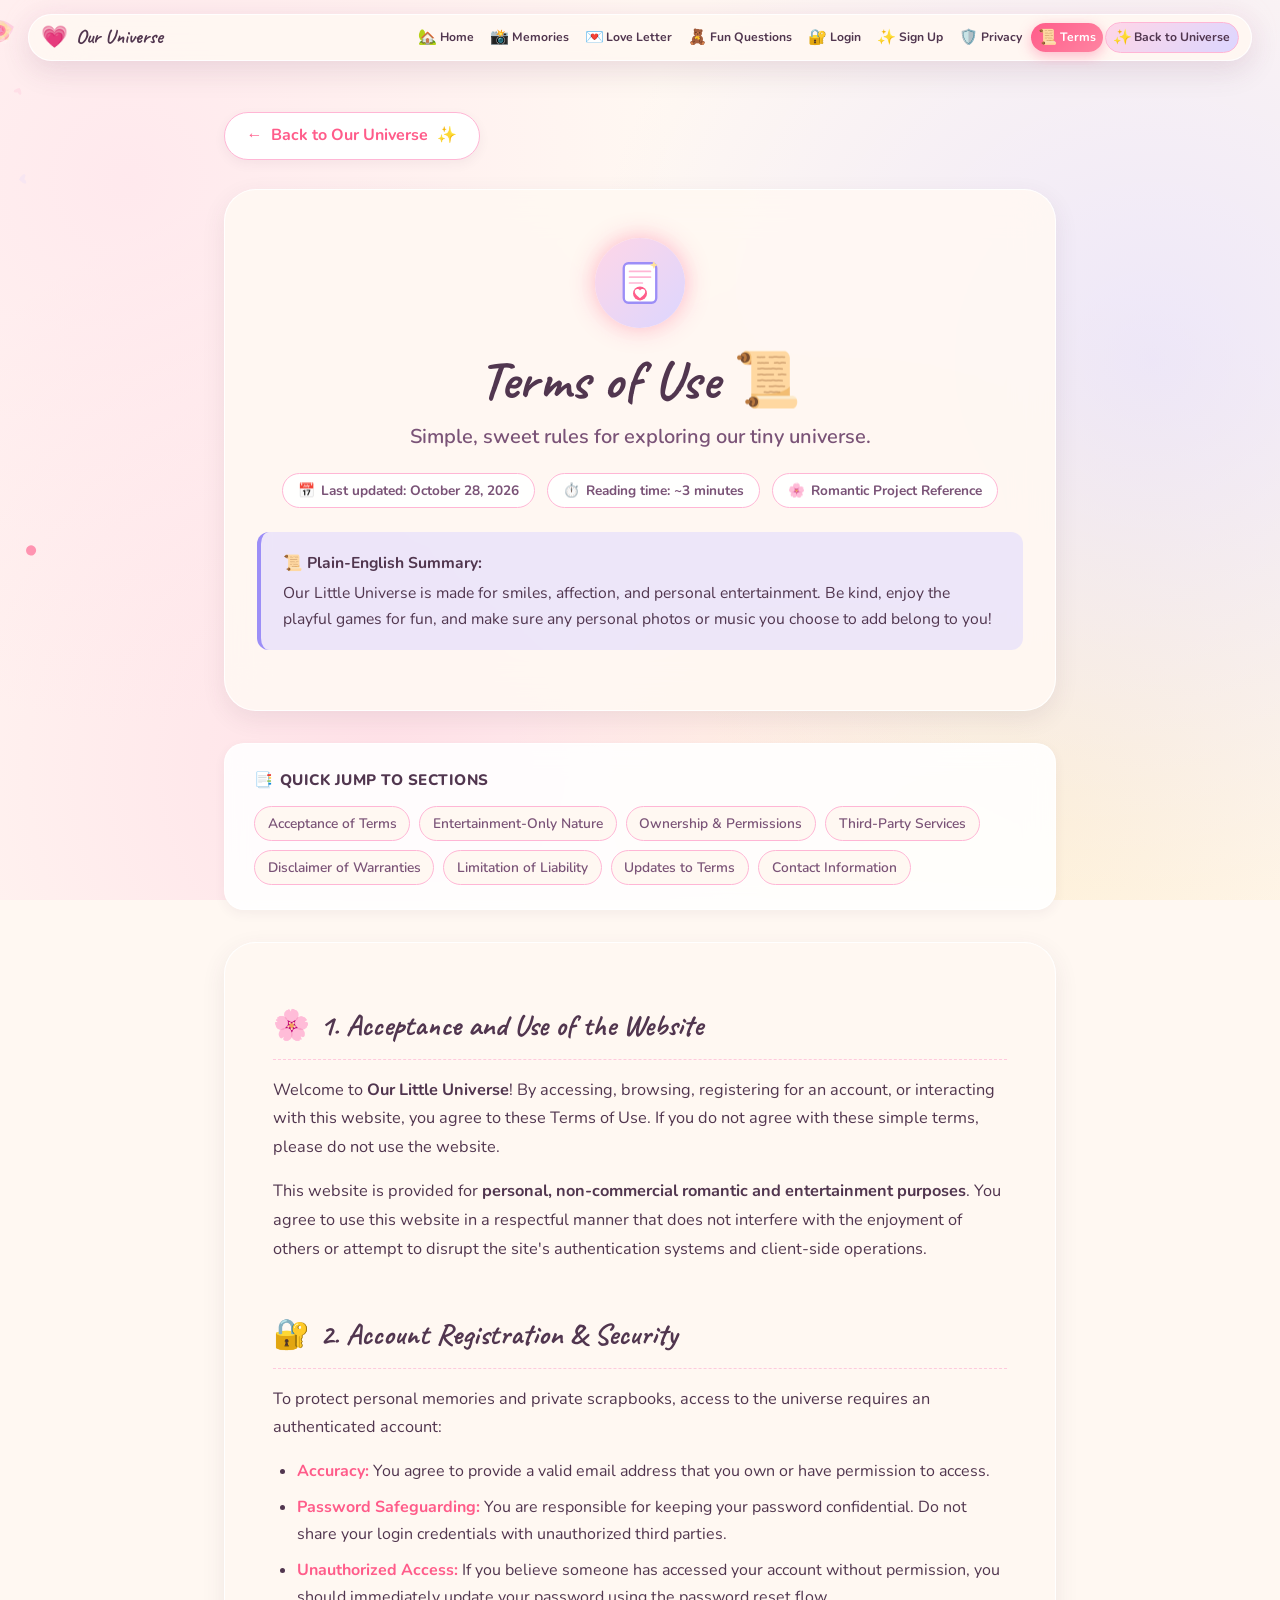
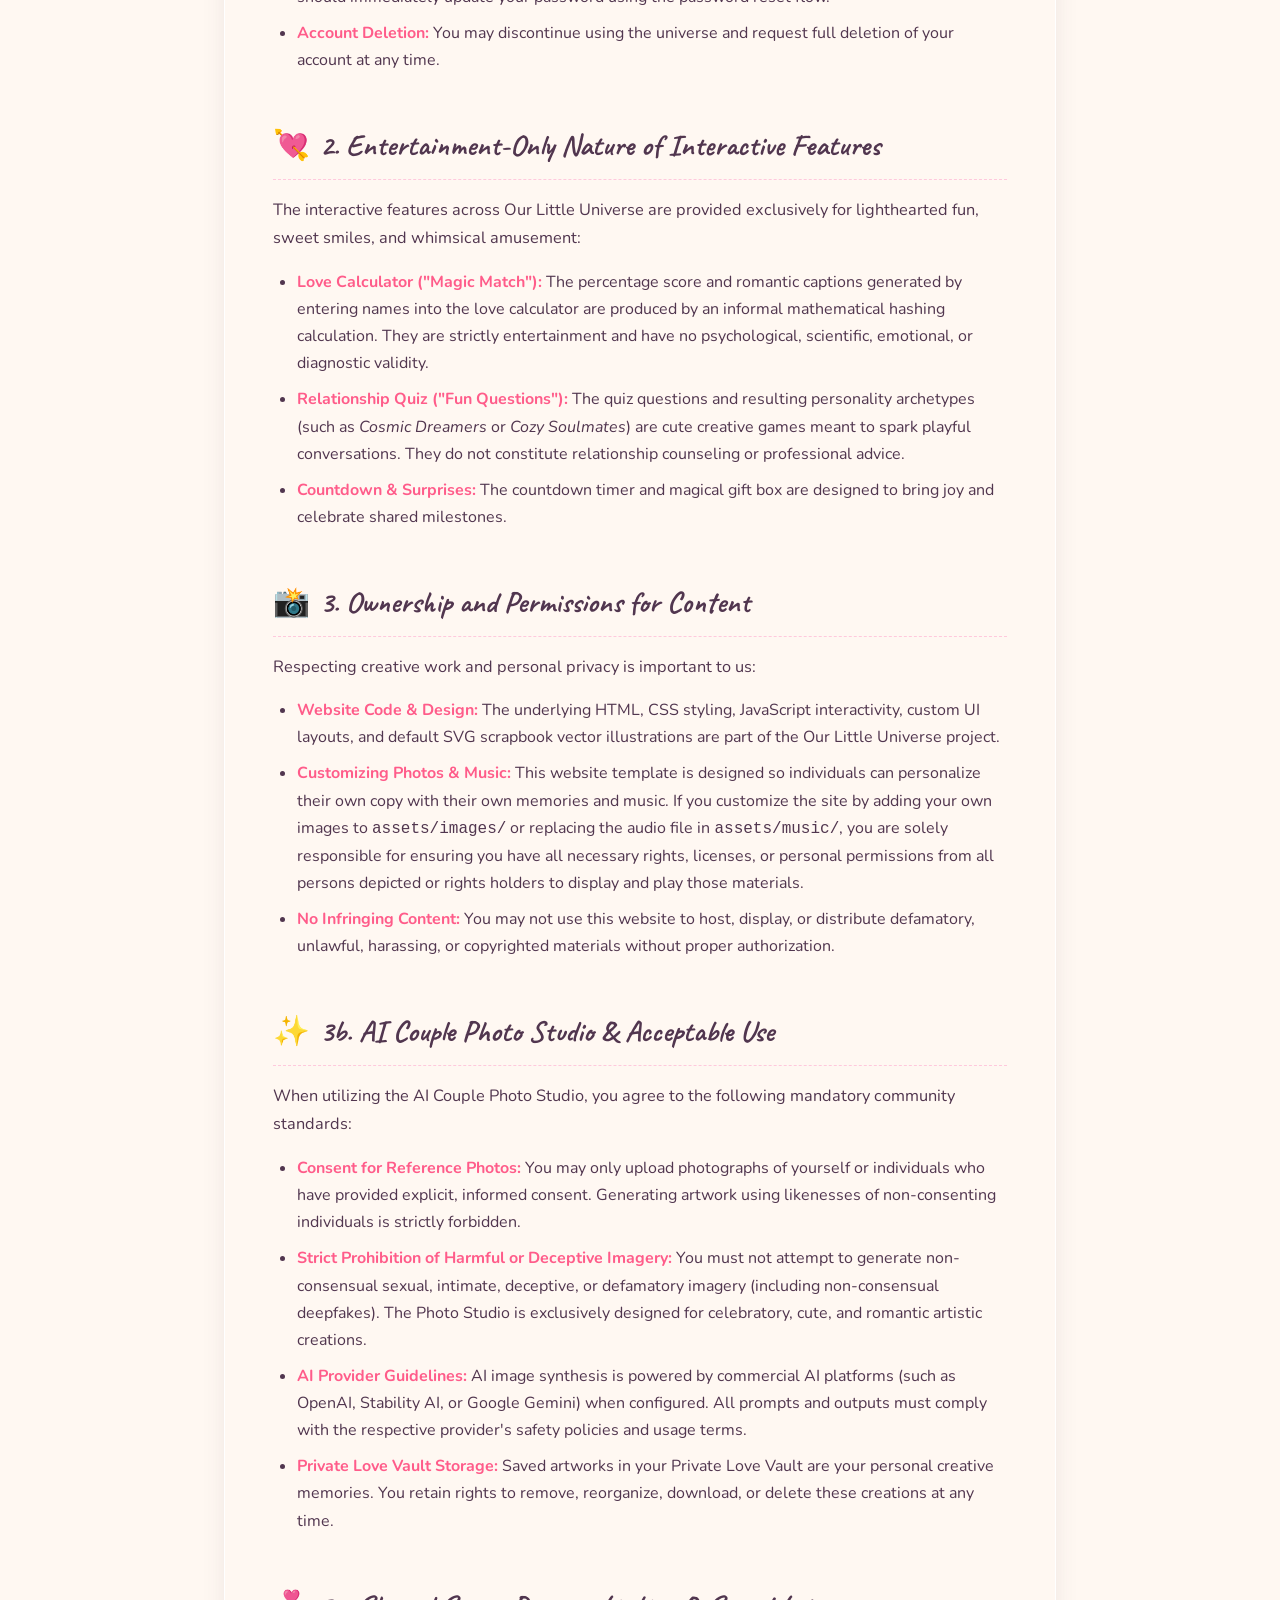
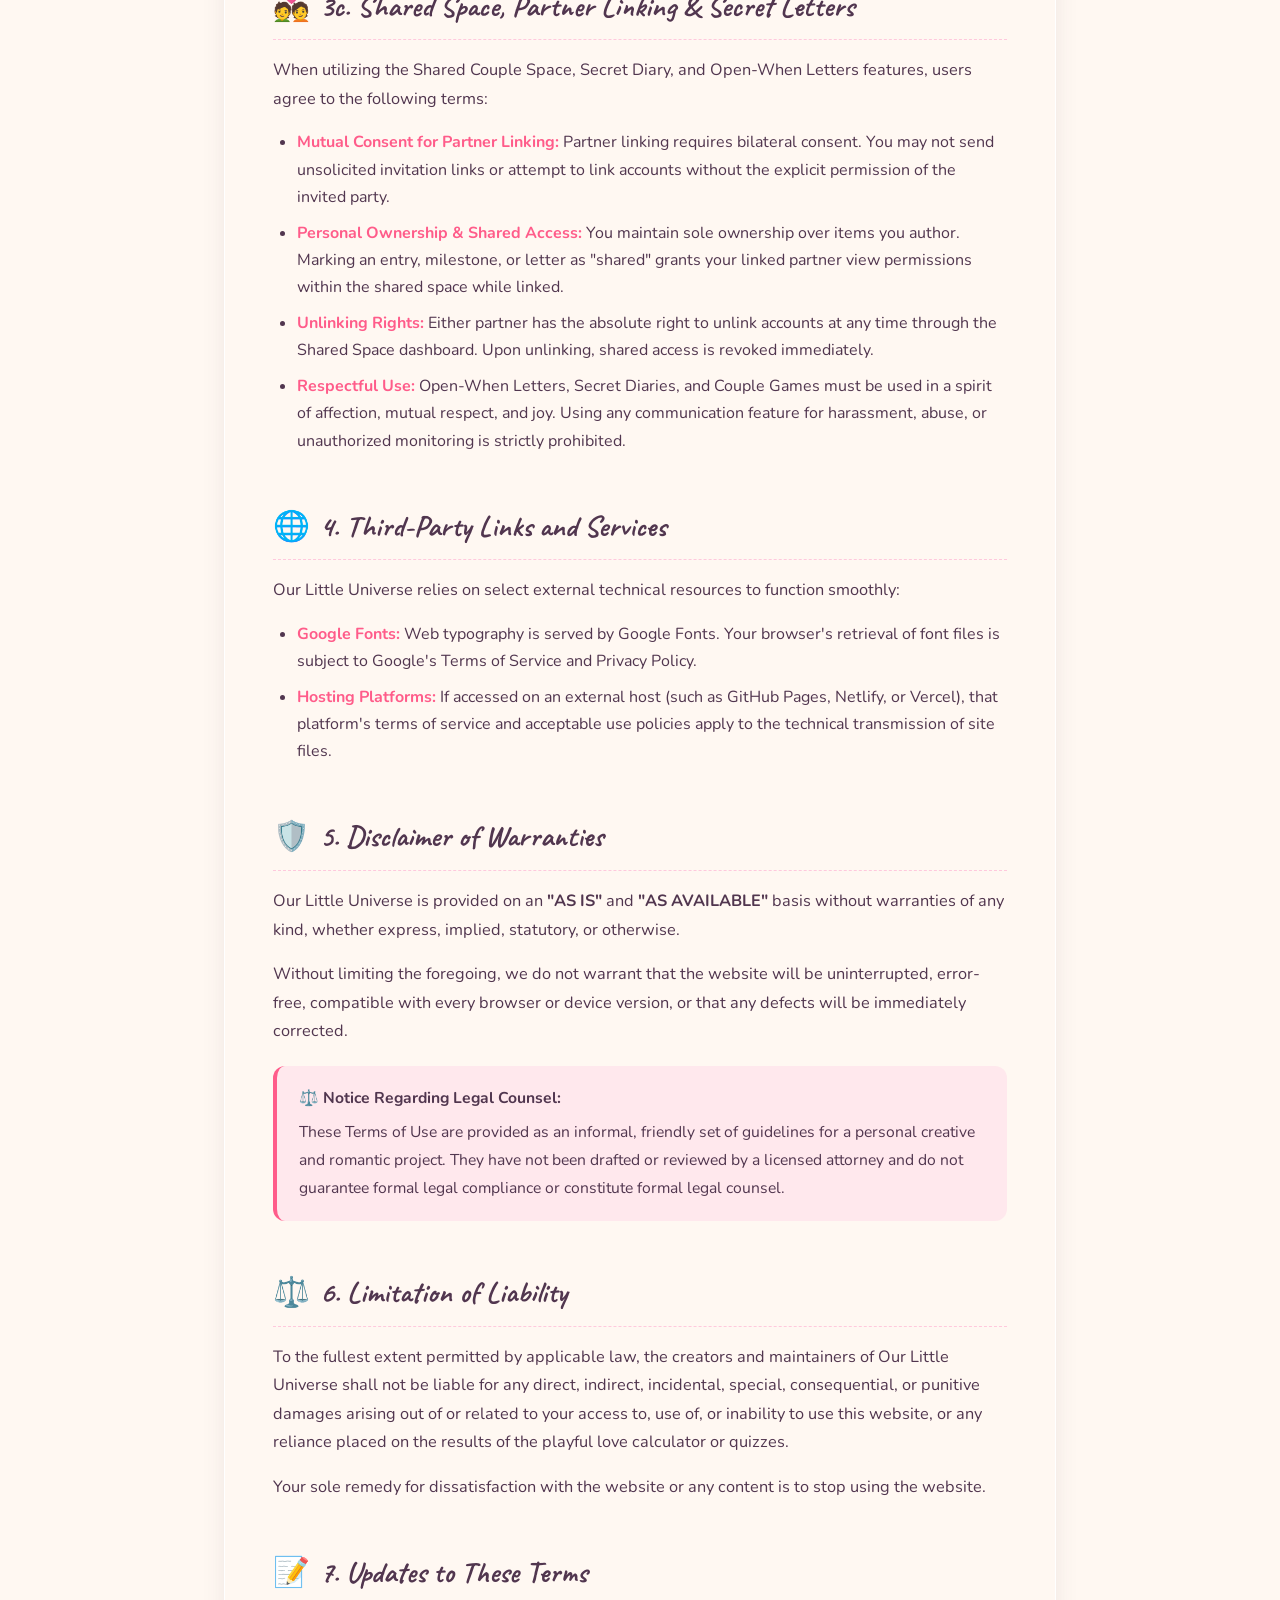
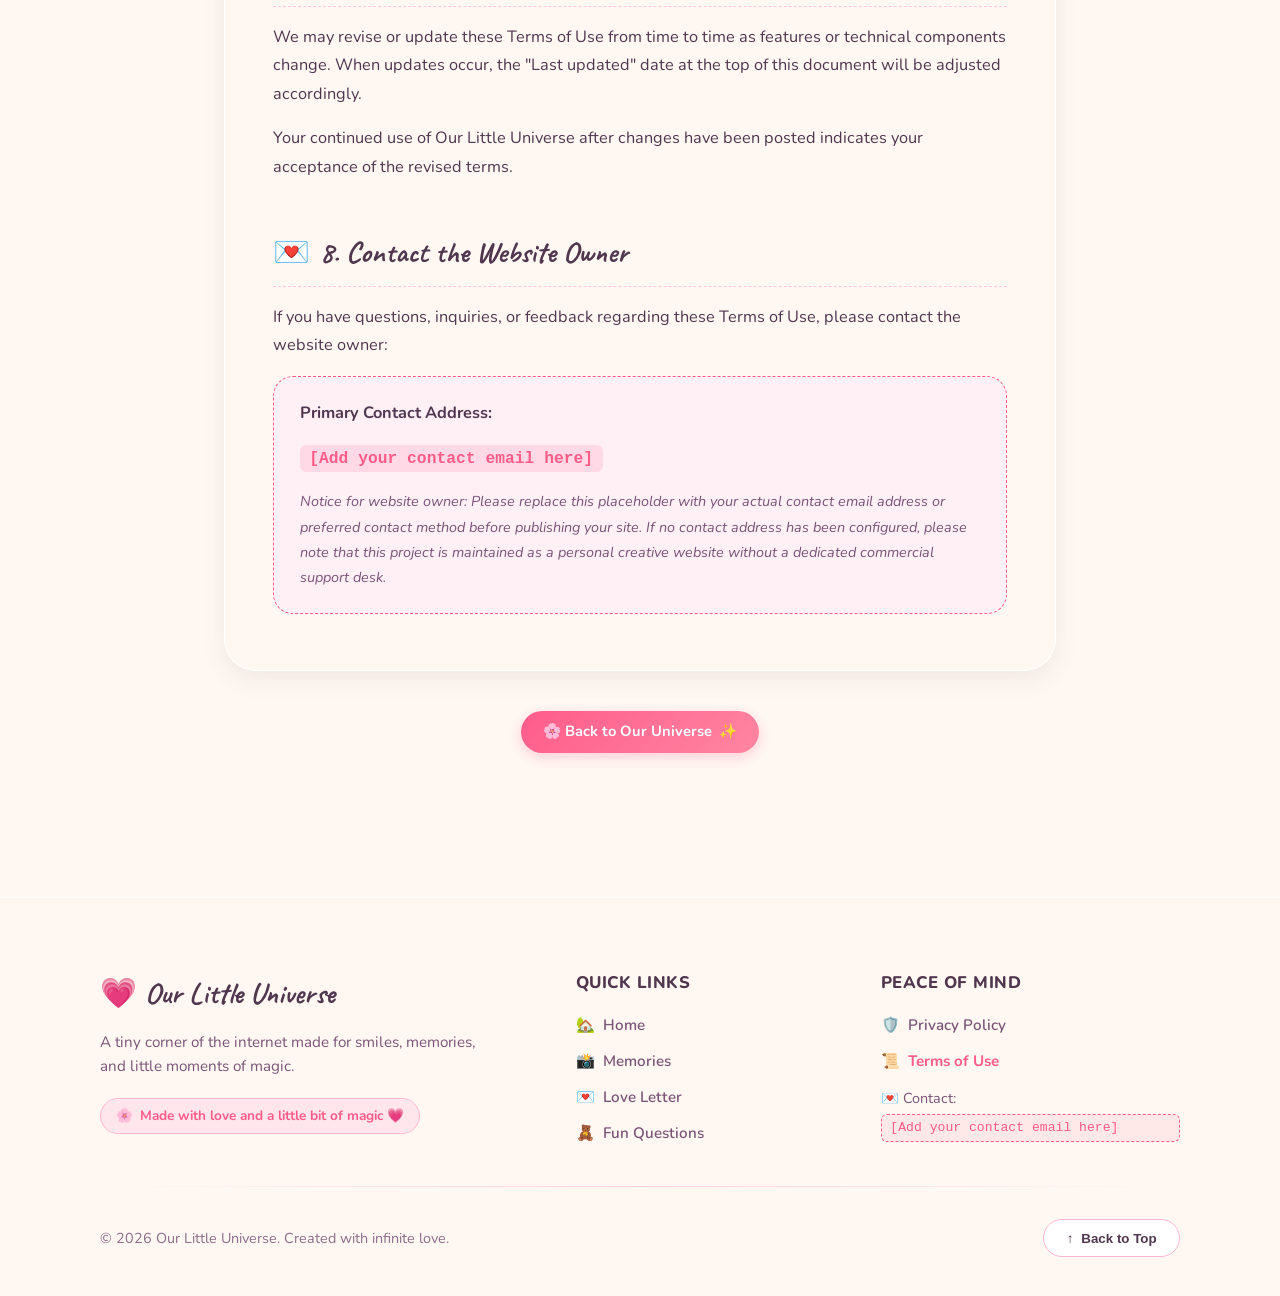
<file: terms.html>
<!DOCTYPE html>
<html lang="en">
<head>
  <meta charset="UTF-8">
  <meta name="viewport" content="width=device-width, initial-scale=1.0">
  <title>Terms of Use 📜 | Our Little Universe</title>
  <meta name="description" content="Clear, friendly Terms of Use for Our Little Universe. Simple rules for exploring our tiny romantic world.">
  <meta name="theme-color" content="#FFD6E7">
  
  <!-- Favicon Heart SVG -->
  <link rel="icon" href="data:image/svg+xml,<svg xmlns=%22http://www.w3.org/2000/svg%22 viewBox=%220 0 100 100%22><text y=%22.9em%22 font-size=%2290%22>💗</text></svg>">
  
  <!-- Google Fonts Preconnect -->
  <link rel="preconnect" href="https://fonts.googleapis.com">
  <link rel="preconnect" href="https://fonts.gstatic.com" crossorigin>
  <link href="https://fonts.googleapis.com/css2?family=Caveat:wght@500;700&family=Nunito:wght@400;600;700;800&family=Sacramento&display=swap" rel="stylesheet">
  
  <!-- Main Stylesheet -->
  <link rel="stylesheet" href="css/style.css">
</head>
<body class="legal-page">

  <!-- Floating Canvas Background (Subtle pastel hearts, stars, sparkles) -->
  <canvas id="universe-bg-canvas" aria-hidden="true"></canvas>

  <!-- Navigation Bar (Consistent with Main Website) -->
  <header class="site-header" id="site-header">
    <nav class="nav-container" aria-label="Main Navigation">
      <a href="index.html" class="nav-logo" aria-label="Our Little Universe Home">
        <span class="logo-heart">💗</span>
        <span class="logo-text">Our Universe</span>
      </a>

      <!-- Hamburger Toggle for Mobile -->
      <button class="nav-toggle-btn" id="nav-toggle-btn" aria-label="Toggle navigation menu" aria-expanded="false" aria-controls="nav-links-menu">
        <div class="hamburger-icon" aria-hidden="true">
          <span></span>
          <span></span>
          <span></span>
        </div>
      </button>

      <!-- Nav Links -->
      <ul class="nav-links" id="nav-links-menu">
        <li><a href="index.html#hero" class="nav-link"><span>🏡</span> Home</a></li>
        <li><a href="index.html#memories" class="nav-link"><span>📸</span> Memories</a></li>
        <li><a href="index.html#love-letter" class="nav-link"><span>💌</span> Love Letter</a></li>
        <li><a href="index.html#quiz" class="nav-link"><span>🧸</span> Fun Questions</a></li>
        <li><a href="login.html" class="nav-link"><span>🔐</span> Login</a></li>
        <li><a href="signup.html" class="nav-link"><span>✨</span> Sign Up</a></li>
        <li><a href="privacy.html" class="nav-link"><span>🛡️</span> Privacy</a></li>
        <li><a href="terms.html" class="nav-link active" aria-current="page"><span>📜</span> Terms</a></li>
        <li><a href="index.html" class="nav-link nav-btn-universe"><span>✨</span> Back to Universe</a></li>
      </ul>
    </nav>
  </header>

  <!-- Main Legal Document Area -->
  <main class="legal-main">
    <div class="legal-container">

      <!-- Breadcrumb & Direct Return Action -->
      <div class="legal-top-nav">
        <a href="index.html" class="back-to-universe-link" aria-label="Return to Our Little Universe Homepage">
          <span aria-hidden="true">←</span> <span>Back to Our Universe</span> ✨
        </a>
      </div>

      <!-- Hero Header Card with Scroll & Heart Illustration -->
      <header class="legal-hero-card">
        <div class="legal-shield-illustration" aria-hidden="true">
          <svg class="legal-shield-svg" viewBox="0 0 100 100" fill="none" xmlns="http://www.w3.org/2000/svg">
            <!-- Scroll / Parchment Document -->
            <rect x="22" y="16" width="56" height="68" rx="8" fill="#FFFFFF" stroke="#9C8EF7" stroke-width="4"/>
            <!-- Text Lines on Scroll -->
            <line x1="32" y1="30" x2="68" y2="30" stroke="#FFB6D5" stroke-width="3" stroke-linecap="round"/>
            <line x1="32" y1="40" x2="68" y2="40" stroke="#FFB6D5" stroke-width="3" stroke-linecap="round"/>
            <line x1="32" y1="50" x2="54" y2="50" stroke="#FFB6D5" stroke-width="3" stroke-linecap="round"/>
            <!-- Heart Wax Stamp at Bottom -->
            <circle cx="50" cy="68" r="12" fill="#FF5C8A"/>
            <path d="M50 63 C47 59, 41 60, 41 65 C41 70, 50 76, 50 76 C50 76, 59 70, 59 65 C59 60, 53 59, 50 63 Z" fill="#FFFFFF"/>
            <!-- Sparkle -->
            <path d="M74 12 L76 17 L81 19 L76 21 L74 26 L72 21 L67 19 L72 17 Z" fill="#FFE29A"/>
          </svg>
        </div>

        <h1 class="legal-page-title cursive-title">Terms of Use 📜</h1>
        <p class="legal-page-subtitle">Simple, sweet rules for exploring our tiny universe.</p>

        <div class="legal-meta-row">
          <span class="legal-meta-badge"><span>📅</span> Last updated: October 28, 2026</span>
          <span class="legal-meta-badge"><span>⏱️</span> Reading time: ~3 minutes</span>
          <span class="legal-meta-badge"><span>🌸</span> Romantic Project Reference</span>
        </div>

        <div class="legal-callout-box lavender">
          <strong>📜 Plain-English Summary:</strong>
          Our Little Universe is made for smiles, affection, and personal entertainment. Be kind, enjoy the playful games for fun, and make sure any personal photos or music you choose to add belong to you!
        </div>
      </header>

      <!-- Table of Contents Quick Jump -->
      <nav class="legal-toc-card" aria-label="Terms of Use Sections">
        <h2 class="legal-toc-title"><span>📑</span> Quick Jump to Sections</h2>
        <div class="legal-toc-chips">
          <a href="#acceptance" class="legal-toc-chip">Acceptance of Terms</a>
          <a href="#entertainment-nature" class="legal-toc-chip">Entertainment-Only Nature</a>
          <a href="#content-ownership" class="legal-toc-chip">Ownership &amp; Permissions</a>
          <a href="#third-party-links" class="legal-toc-chip">Third-Party Services</a>
          <a href="#warranty-disclaimer" class="legal-toc-chip">Disclaimer of Warranties</a>
          <a href="#limitation-liability" class="legal-toc-chip">Limitation of Liability</a>
          <a href="#terms-updates" class="legal-toc-chip">Updates to Terms</a>
          <a href="#terms-contact" class="legal-toc-chip">Contact Information</a>
        </div>
      </nav>

      <!-- Complete Terms of Use Document -->
      <article class="legal-document-card">

        <!-- 1. Acceptance and Use of the Website -->
        <section class="legal-section" id="acceptance">
          <h2 class="legal-section-heading"><span>🌸</span> 1. Acceptance and Use of the Website</h2>
          <p>
            Welcome to <strong>Our Little Universe</strong>! By accessing, browsing, registering for an account, or interacting with this website, you agree to these Terms of Use. If you do not agree with these simple terms, please do not use the website.
          </p>
          <p>
            This website is provided for <strong>personal, non-commercial romantic and entertainment purposes</strong>. You agree to use this website in a respectful manner that does not interfere with the enjoyment of others or attempt to disrupt the site's authentication systems and client-side operations.
          </p>
        </section>

        <!-- 2. Account Security & Responsibilities -->
        <section class="legal-section" id="account-security">
          <h2 class="legal-section-heading"><span>🔐</span> 2. Account Registration &amp; Security</h2>
          <p>
            To protect personal memories and private scrapbooks, access to the universe requires an authenticated account:
          </p>
          <ul>
            <li><strong>Accuracy:</strong> You agree to provide a valid email address that you own or have permission to access.</li>
            <li><strong>Password Safeguarding:</strong> You are responsible for keeping your password confidential. Do not share your login credentials with unauthorized third parties.</li>
            <li><strong>Unauthorized Access:</strong> If you believe someone has accessed your account without permission, you should immediately update your password using the password reset flow.</li>
            <li><strong>Account Deletion:</strong> You may discontinue using the universe and request full deletion of your account at any time.</li>
          </ul>
        </section>

        <!-- 2. Entertainment-Only Nature -->
        <section class="legal-section" id="entertainment-nature">
          <h2 class="legal-section-heading"><span>💘</span> 2. Entertainment-Only Nature of Interactive Features</h2>
          <p>
            The interactive features across Our Little Universe are provided exclusively for lighthearted fun, sweet smiles, and whimsical amusement:
          </p>
          <ul>
            <li>
              <strong>Love Calculator ("Magic Match"):</strong> The percentage score and romantic captions generated by entering names into the love calculator are produced by an informal mathematical hashing calculation. They are strictly entertainment and have no psychological, scientific, emotional, or diagnostic validity.
            </li>
            <li>
              <strong>Relationship Quiz ("Fun Questions"):</strong> The quiz questions and resulting personality archetypes (such as <em>Cosmic Dreamers</em> or <em>Cozy Soulmates</em>) are cute creative games meant to spark playful conversations. They do not constitute relationship counseling or professional advice.
            </li>
            <li>
              <strong>Countdown &amp; Surprises:</strong> The countdown timer and magical gift box are designed to bring joy and celebrate shared milestones.
            </li>
          </ul>
        </section>

        <!-- 3. Ownership and Permissions for Content -->
        <section class="legal-section" id="content-ownership">
          <h2 class="legal-section-heading"><span>📸</span> 3. Ownership and Permissions for Content</h2>
          <p>
            Respecting creative work and personal privacy is important to us:
          </p>
          <ul>
            <li>
              <strong>Website Code &amp; Design:</strong> The underlying HTML, CSS styling, JavaScript interactivity, custom UI layouts, and default SVG scrapbook vector illustrations are part of the Our Little Universe project.
            </li>
            <li>
              <strong>Customizing Photos &amp; Music:</strong> This website template is designed so individuals can personalize their own copy with their own memories and music. If you customize the site by adding your own images to <code>assets/images/</code> or replacing the audio file in <code>assets/music/</code>, you are solely responsible for ensuring you have all necessary rights, licenses, or personal permissions from all persons depicted or rights holders to display and play those materials.
            </li>
            <li>
              <strong>No Infringing Content:</strong> You may not use this website to host, display, or distribute defamatory, unlawful, harassing, or copyrighted materials without proper authorization.
            </li>
          </ul>
        </section>

        <!-- 3b. AI Couple Photo Studio & Generated Content Terms -->
        <section class="legal-section" id="ai-studio-terms">
          <h2 class="legal-section-heading"><span>✨</span> 3b. AI Couple Photo Studio &amp; Acceptable Use</h2>
          <p>
            When utilizing the AI Couple Photo Studio, you agree to the following mandatory community standards:
          </p>
          <ul>
            <li>
              <strong>Consent for Reference Photos:</strong> You may only upload photographs of yourself or individuals who have provided explicit, informed consent. Generating artwork using likenesses of non-consenting individuals is strictly forbidden.
            </li>
            <li>
              <strong>Strict Prohibition of Harmful or Deceptive Imagery:</strong> You must not attempt to generate non-consensual sexual, intimate, deceptive, or defamatory imagery (including non-consensual deepfakes). The Photo Studio is exclusively designed for celebratory, cute, and romantic artistic creations.
            </li>
            <li>
              <strong>AI Provider Guidelines:</strong> AI image synthesis is powered by commercial AI platforms (such as OpenAI, Stability AI, or Google Gemini) when configured. All prompts and outputs must comply with the respective provider's safety policies and usage terms.
            </li>
            <li>
              <strong>Private Love Vault Storage:</strong> Saved artworks in your Private Love Vault are your personal creative memories. You retain rights to remove, reorganize, download, or delete these creations at any time.
            </li>
          </ul>
        </section>

        <!-- 3c. Shared Couple Space & Secret Letters Conduct -->
        <section class="legal-section" id="couple-space-terms">
          <h2 class="legal-section-heading"><span>💑</span> 3c. Shared Space, Partner Linking &amp; Secret Letters</h2>
          <p>
            When utilizing the Shared Couple Space, Secret Diary, and Open-When Letters features, users agree to the following terms:
          </p>
          <ul>
            <li>
              <strong>Mutual Consent for Partner Linking:</strong> Partner linking requires bilateral consent. You may not send unsolicited invitation links or attempt to link accounts without the explicit permission of the invited party.
            </li>
            <li>
              <strong>Personal Ownership &amp; Shared Access:</strong> You maintain sole ownership over items you author. Marking an entry, milestone, or letter as "shared" grants your linked partner view permissions within the shared space while linked.
            </li>
            <li>
              <strong>Unlinking Rights:</strong> Either partner has the absolute right to unlink accounts at any time through the Shared Space dashboard. Upon unlinking, shared access is revoked immediately.
            </li>
            <li>
              <strong>Respectful Use:</strong> Open-When Letters, Secret Diaries, and Couple Games must be used in a spirit of affection, mutual respect, and joy. Using any communication feature for harassment, abuse, or unauthorized monitoring is strictly prohibited.
            </li>
          </ul>
        </section>

        <!-- 4. Third-Party Links and Services -->
        <section class="legal-section" id="third-party-links">
          <h2 class="legal-section-heading"><span>🌐</span> 4. Third-Party Links and Services</h2>
          <p>
            Our Little Universe relies on select external technical resources to function smoothly:
          </p>
          <ul>
            <li>
              <strong>Google Fonts:</strong> Web typography is served by Google Fonts. Your browser's retrieval of font files is subject to Google's Terms of Service and Privacy Policy.
            </li>
            <li>
              <strong>Hosting Platforms:</strong> If accessed on an external host (such as GitHub Pages, Netlify, or Vercel), that platform's terms of service and acceptable use policies apply to the technical transmission of site files.
            </li>
          </ul>
        </section>

        <!-- 5. Disclaimer of Warranties ("As-Is") -->
        <section class="legal-section" id="warranty-disclaimer">
          <h2 class="legal-section-heading"><span>🛡️</span> 5. Disclaimer of Warranties</h2>
          <p>
            Our Little Universe is provided on an <strong>"AS IS"</strong> and <strong>"AS AVAILABLE"</strong> basis without warranties of any kind, whether express, implied, statutory, or otherwise.
          </p>
          <p>
            Without limiting the foregoing, we do not warrant that the website will be uninterrupted, error-free, compatible with every browser or device version, or that any defects will be immediately corrected.
          </p>
          <div class="legal-callout-box">
            <strong>⚖️ Notice Regarding Legal Counsel:</strong>
            These Terms of Use are provided as an informal, friendly set of guidelines for a personal creative and romantic project. They have not been drafted or reviewed by a licensed attorney and do not guarantee formal legal compliance or constitute formal legal counsel.
          </div>
        </section>

        <!-- 6. Limitation of Liability -->
        <section class="legal-section" id="limitation-liability">
          <h2 class="legal-section-heading"><span>⚖️</span> 6. Limitation of Liability</h2>
          <p>
            To the fullest extent permitted by applicable law, the creators and maintainers of Our Little Universe shall not be liable for any direct, indirect, incidental, special, consequential, or punitive damages arising out of or related to your access to, use of, or inability to use this website, or any reliance placed on the results of the playful love calculator or quizzes.
          </p>
          <p>
            Your sole remedy for dissatisfaction with the website or any content is to stop using the website.
          </p>
        </section>

        <!-- 7. Updates to the Terms -->
        <section class="legal-section" id="terms-updates">
          <h2 class="legal-section-heading"><span>📝</span> 7. Updates to These Terms</h2>
          <p>
            We may revise or update these Terms of Use from time to time as features or technical components change. When updates occur, the "Last updated" date at the top of this document will be adjusted accordingly.
          </p>
          <p>
            Your continued use of Our Little Universe after changes have been posted indicates your acceptance of the revised terms.
          </p>
        </section>

        <!-- 8. Contact Information -->
        <section class="legal-section" id="terms-contact">
          <h2 class="legal-section-heading"><span>💌</span> 8. Contact the Website Owner</h2>
          <p>
            If you have questions, inquiries, or feedback regarding these Terms of Use, please contact the website owner:
          </p>

          <div class="legal-contact-callout">
            <p><strong>Primary Contact Address:</strong></p>
            <p>
              <code class="legal-placeholder-tag">[Add your contact email here]</code>
            </p>
            <p style="font-size: 0.9rem; color: var(--color-plum-light); margin-top: 0.6rem; margin-bottom: 0;">
              <em>Notice for website owner: Please replace this placeholder with your actual contact email address or preferred contact method before publishing your site. If no contact address has been configured, please note that this project is maintained as a personal creative website without a dedicated commercial support desk.</em>
            </p>
          </div>
        </section>

      </article>

      <!-- Return Button at Bottom of Document -->
      <div style="text-align: center; margin-top: 2.5rem;">
        <a href="index.html" class="btn btn-primary" aria-label="Return to Our Little Universe Homepage">
          <span>🌸 Back to Our Universe</span> ✨
        </a>
      </div>

    </div>
  </main>

  <!-- Complete Real-Website Footer -->
  <footer class="site-footer">
    <div class="footer-container">
      
      <div class="footer-grid">
        <!-- Brand Column -->
        <div class="footer-col footer-brand-col">
          <a href="index.html" class="footer-brand-logo" aria-label="Our Little Universe Home">
            <span class="footer-brand-heart">💗</span>
            <span class="footer-brand-name">Our Little Universe</span>
          </a>
          <p class="footer-brand-desc">
            A tiny corner of the internet made for smiles, memories, and little moments of magic.
          </p>
          <div class="footer-cute-badge">
            <span>🌸</span> Made with love and a little bit of magic 💗
          </div>
        </div>

        <!-- Quick Links Column -->
        <div class="footer-col">
          <h4 class="footer-col-title">Quick Links</h4>
          <ul class="footer-nav-list">
            <li><a href="index.html#hero" class="footer-link"><span>🏡</span> Home</a></li>
            <li><a href="index.html#memories" class="footer-link"><span>📸</span> Memories</a></li>
            <li><a href="index.html#love-letter" class="footer-link"><span>💌</span> Love Letter</a></li>
            <li><a href="index.html#quiz" class="footer-link"><span>🧸</span> Fun Questions</a></li>
          </ul>
        </div>

        <!-- Legal & Safety Column -->
        <div class="footer-col">
          <h4 class="footer-col-title">Peace of Mind</h4>
          <ul class="footer-nav-list">
            <li><a href="privacy.html" class="footer-link"><span>🛡️</span> Privacy Policy</a></li>
            <li><a href="terms.html" class="footer-link" style="color: var(--color-rose-red); font-weight: 700;"><span>📜</span> Terms of Use</a></li>
            <li class="footer-contact-item">
              <span>💌 Contact:</span>
              <code class="footer-placeholder">[Add your contact email here]</code>
            </li>
          </ul>
        </div>
      </div>

      <!-- Divider -->
      <div class="footer-divider" aria-hidden="true"></div>

      <!-- Bottom Bar -->
      <div class="footer-bottom-bar">
        <p class="footer-copy">
          &copy; <span id="footer-year"></span> Our Little Universe. Created with infinite love.
        </p>

        <div>
          <button type="button" class="btn-back-to-top" id="btn-back-to-top" aria-label="Back to top of page">
            <span>↑</span> Back to Top
          </button>
        </div>
      </div>

    </div>
  </footer>

  <!-- Main JavaScript File -->
  <script src="js/script.js"></script>
</body>
</html>
</file>
<file: css/style.css>
/* =====================================================
   OUR LITTLE UNIVERSE 💗 - MAIN STYLESHEET
   A Dreamy, Cute & Interactive Romantic Web Experience
   ===================================================== */

@import url('https://fonts.googleapis.com/css2?family=Caveat:wght@400..700&family=Nunito:ital,wght@0,300..800;1,300..800&family=Sacramento&display=swap');

/* --- Root Variables & Theme Tokens --- */
:root {
  --color-blush-pink: #FFD6E7;
  --color-soft-pink: #FFB6D5;
  --color-lavender: #DCD6FF;
  --color-cream: #FFF8F2;
  --color-rose-red: #FF5C8A;
  --color-dark-plum: #51364F;
  --color-plum-light: #7A5377;
  --color-gold: #FFE29A;
  --color-white: #FFFFFF;
  --color-glass: rgba(255, 248, 242, 0.72);
  --color-glass-strong: rgba(255, 255, 255, 0.88);
  --color-glass-border: rgba(255, 255, 255, 0.75);

  --font-heading: 'Caveat', cursive, sans-serif;
  --font-script: 'Sacramento', cursive, sans-serif;
  --font-body: 'Nunito', sans-serif;

  --shadow-sm: 0 4px 12px rgba(81, 54, 79, 0.06);
  --shadow-md: 0 8px 24px rgba(81, 54, 79, 0.09);
  --shadow-lg: 0 16px 36px rgba(81, 54, 79, 0.12);
  --shadow-glow: 0 0 25px rgba(255, 92, 138, 0.45);
  --shadow-glow-lavender: 0 0 25px rgba(220, 214, 255, 0.6);

  --radius-sm: 12px;
  --radius-md: 20px;
  --radius-lg: 32px;
  --radius-full: 9999px;

  --transition-fast: 0.2s cubic-bezier(0.4, 0, 0.2, 1);
  --transition-normal: 0.35s cubic-bezier(0.34, 1.56, 0.64, 1);
  --transition-smooth: 0.5s cubic-bezier(0.25, 1, 0.5, 1);
}

/* --- Base & Reset --- */
*, *::before, *::after {
  box-sizing: border-box;
  margin: 0;
  padding: 0;
}

html {
  scroll-behavior: smooth;
  font-size: 16px;
  -webkit-font-smoothing: antialiased;
  -moz-osx-font-smoothing: grayscale;
}

body {
  font-family: var(--font-body);
  background-color: var(--color-cream);
  color: var(--color-dark-plum);
  line-height: 1.6;
  overflow-x: hidden;
  position: relative;
  min-height: 100vh;
  background-image: 
    radial-gradient(circle at 10% 20%, rgba(255, 214, 231, 0.45) 0%, transparent 40%),
    radial-gradient(circle at 90% 40%, rgba(220, 214, 255, 0.5) 0%, transparent 45%),
    radial-gradient(circle at 30% 85%, rgba(255, 182, 213, 0.35) 0%, transparent 50%),
    radial-gradient(circle at 80% 90%, rgba(255, 226, 154, 0.3) 0%, transparent 40%);
  background-attachment: fixed;
}

/* --- Accessibility & Focus --- */
:focus-visible {
  outline: 3px solid var(--color-rose-red);
  outline-offset: 3px;
  border-radius: var(--radius-sm);
}

.sr-only {
  position: absolute;
  width: 1px;
  height: 1px;
  padding: 0;
  margin: -1px;
  overflow: hidden;
  clip: rect(0, 0, 0, 0);
  border: 0;
}

/* --- Global Interactive Canvas & Mouse Sparkles --- */
#universe-bg-canvas {
  position: fixed;
  top: 0;
  left: 0;
  width: 100%;
  height: 100%;
  pointer-events: none;
  z-index: 0;
}

.sparkle-particle {
  position: fixed;
  pointer-events: none;
  z-index: 9999;
  transform: translate(-50%, -50%);
  animation: sparkleFade 0.75s forwards cubic-bezier(0.1, 0.8, 0.3, 1);
}

@keyframes sparkleFade {
  0% {
    opacity: 1;
    transform: translate(-50%, -50%) scale(0.4) rotate(0deg);
  }
  50% {
    opacity: 0.9;
    transform: translate(-50%, calc(-50% - 14px)) scale(1.1) rotate(90deg);
  }
  100% {
    opacity: 0;
    transform: translate(-50%, calc(-50% - 28px)) scale(0.2) rotate(180deg);
  }
}

/* --- Typography Utilities --- */
.cursive-title {
  font-family: var(--font-heading);
  font-weight: 700;
  letter-spacing: 0.5px;
}

.section-container {
  max-width: 1100px;
  margin: 0 auto;
  padding: 3rem 1.25rem;
  position: relative;
  z-index: 1;
}

.section-header {
  text-align: center;
  margin-bottom: 1.8rem;
  position: relative;
}

.section-badge {
  display: inline-flex;
  align-items: center;
  gap: 0.4rem;
  background: rgba(255, 255, 255, 0.9);
  border: 1px solid rgba(255, 182, 213, 0.8);
  padding: 0.28rem 0.9rem;
  border-radius: var(--radius-full);
  font-size: 0.84rem;
  font-weight: 700;
  color: var(--color-rose-red);
  box-shadow: 0 2px 8px rgba(255, 92, 138, 0.12);
  margin-bottom: 0.5rem;
  backdrop-filter: blur(8px);
}

.section-title {
  font-family: var(--font-heading);
  font-size: clamp(1.8rem, 3.5vw, 2.4rem);
  color: var(--color-dark-plum);
  line-height: 1.2;
  margin-bottom: 0.4rem;
  text-shadow: 0 1px 2px rgba(255, 255, 255, 0.8);
}

.section-subtitle {
  font-size: clamp(0.92rem, 1.4vw, 1.05rem);
  color: var(--color-plum-light);
  max-width: 580px;
  margin: 0 auto;
  font-weight: 500;
  line-height: 1.45;
}

/* --- Reusable Glass Card --- */
.glass-card {
  background: rgba(255, 250, 253, 0.85);
  backdrop-filter: blur(14px);
  -webkit-backdrop-filter: blur(14px);
  border: 1px solid rgba(255, 205, 225, 0.65);
  border-radius: var(--radius-md);
  box-shadow: 0 4px 18px rgba(81, 54, 79, 0.06);
  position: relative;
  transition: transform var(--transition-normal), box-shadow var(--transition-normal);
}

.glass-card:hover {
  box-shadow: 0 8px 24px rgba(81, 54, 79, 0.1);
}

/* --- Buttons --- */
.btn {
  display: inline-flex;
  align-items: center;
  justify-content: center;
  gap: 0.45rem;
  padding: 0.58rem 1.35rem;
  font-family: var(--font-body);
  font-size: 0.92rem;
  font-weight: 700;
  border-radius: var(--radius-full);
  border: none;
  cursor: pointer;
  text-decoration: none;
  transition: all var(--transition-normal);
  position: relative;
  overflow: hidden;
  user-select: none;
}

.btn-primary {
  background: linear-gradient(135deg, var(--color-rose-red), #FF85A2);
  color: var(--color-white);
  box-shadow: 0 4px 14px rgba(255, 92, 138, 0.28);
}

.btn-primary:hover {
  transform: translateY(-2px);
  box-shadow: 0 6px 18px rgba(255, 92, 138, 0.4);
}

.btn-primary:active {
  transform: translateY(0);
}

.btn-secondary {
  background: var(--color-white);
  color: var(--color-dark-plum);
  border: 1.2px solid var(--color-soft-pink);
  box-shadow: 0 2px 8px rgba(81, 54, 79, 0.05);
}

.btn-secondary:hover {
  background: #FFF5F9;
  border-color: var(--color-rose-red);
  transform: translateY(-2px);
  color: var(--color-rose-red);
  box-shadow: 0 4px 12px rgba(81, 54, 79, 0.09);
}

.btn-secondary:active {
  transform: translateY(0);
}

.btn-heart-burst {
  position: relative;
}

/* =====================================================
   1. NAVIGATION BAR
   ===================================================== */
.site-header {
  position: fixed;
  top: 0.85rem;
  left: 0;
  width: 100%;
  z-index: 1000;
  padding: 0 1rem;
  pointer-events: none;
}

.nav-container {
  max-width: 1400px;
  width: 98%;
  margin: 0 auto;
  display: flex;
  align-items: center;
  justify-content: space-between;
  background: rgba(255, 248, 242, 0.90);
  backdrop-filter: blur(25px);
  -webkit-backdrop-filter: blur(25px);
  border: 1.5px solid rgba(255, 255, 255, 0.95);
  border-radius: var(--radius-full);
  padding: 0.40rem 1rem;
  box-shadow: 0 10px 30px rgba(81, 54, 79, 0.12), 0 0 25px rgba(255, 214, 231, 0.35);
  pointer-events: auto;
  transition: all var(--transition-normal);
  gap: 0.5rem;
}


.site-header.scrolled .nav-container {
  padding: 0.38rem 1rem;
  background: rgba(255, 255, 255, 0.96);
  box-shadow: 0 12px 35px rgba(81, 54, 79, 0.16);
}

.nav-logo {
  display: flex;
  align-items: center;
  gap: 0.45rem;
  text-decoration: none;
  font-family: var(--font-heading);
  font-size: 1.45rem;
  font-weight: 700;
  color: var(--color-dark-plum);
  transition: transform var(--transition-fast);
  white-space: nowrap !important;
  flex-shrink: 0;
  user-select: none;
}

.nav-logo:hover {
  transform: scale(1.04);
}

.nav-logo .logo-heart {
  font-size: 1.35rem;
  display: inline-block;
  animation: heartPulse 1.8s infinite ease-in-out;
}

.nav-logo .logo-text {
  white-space: nowrap !important;
}

@keyframes heartPulse {
  0%, 100% { transform: scale(1); }
  50% { transform: scale(1.22); }
}

.nav-links {
  display: flex;
  align-items: center;
  gap: 0.16rem;
  list-style: none;
  flex-wrap: nowrap;
  margin: 0;
  padding: 0;
}

.nav-link {
  text-decoration: none;
  color: var(--color-dark-plum);
  font-weight: 700;
  font-size: 0.80rem;
  padding: 0.32rem 0.50rem;
  border-radius: var(--radius-full);
  transition: all var(--transition-fast);
  display: inline-flex;
  align-items: center;
  gap: 0.22rem;
  white-space: nowrap !important;
  border: none;
  background: transparent;
  cursor: pointer;
  font-family: inherit;
}


.nav-link span {
  font-size: 0.95rem;
  line-height: 1;
}

.nav-link:hover {
  background: var(--color-blush-pink);
  color: var(--color-rose-red);
  transform: translateY(-1.5px);
}

.nav-link.active {
  background: linear-gradient(135deg, var(--color-rose-red), #FF85A2);
  color: var(--color-white);
  box-shadow: 0 4px 14px rgba(255, 92, 138, 0.4);
}

/* Nav Dropdown (Chapters Menu) */
.nav-dropdown {
  position: relative;
  list-style: none;
}

.nav-dropdown-btn {
  display: inline-flex;
  align-items: center;
  gap: 0.25rem;
}

.dropdown-chevron {
  font-size: 0.68rem;
  transition: transform 0.2s ease;
  display: inline-block;
}

.nav-dropdown:hover .dropdown-chevron,
.nav-dropdown.open .dropdown-chevron {
  transform: rotate(180deg);
}

.nav-dropdown-menu {
  position: absolute;
  top: calc(100% + 0.6rem);
  left: 50%;
  transform: translateX(-50%) translateY(8px);
  background: rgba(255, 248, 242, 0.98);
  backdrop-filter: blur(25px);
  -webkit-backdrop-filter: blur(25px);
  border: 1.5px solid rgba(255, 255, 255, 0.95);
  border-radius: 16px;
  box-shadow: 0 16px 40px rgba(81, 54, 79, 0.18), 0 0 25px rgba(255, 214, 231, 0.35);
  padding: 0.5rem;
  min-width: 215px;
  list-style: none;
  opacity: 0;
  visibility: hidden;
  pointer-events: none;
  transition: all 0.22s cubic-bezier(0.25, 1, 0.5, 1);
  z-index: 1100;
}

.nav-dropdown:hover .nav-dropdown-menu,
.nav-dropdown.open .nav-dropdown-menu {
  opacity: 1;
  visibility: visible;
  pointer-events: auto;
  transform: translateX(-50%) translateY(0);
}

.nav-dropdown-item {
  display: flex;
  align-items: center;
  gap: 0.55rem;
  padding: 0.48rem 0.8rem;
  border-radius: 10px;
  font-size: 0.82rem;
  font-weight: 700;
  color: var(--color-dark-plum);
  text-decoration: none;
  white-space: nowrap !important;
  transition: all var(--transition-fast);
}

.nav-dropdown-item:hover {
  background: linear-gradient(135deg, rgba(255, 214, 231, 0.65), rgba(220, 214, 255, 0.5));
  color: var(--color-rose-red);
  transform: translateX(3px);
}

/* Mobile Hamburger Toggle */
.nav-toggle-btn {
  display: none;
  background: transparent;
  border: none;
  cursor: pointer;
  padding: 0.5rem;
  border-radius: var(--radius-sm);
  color: var(--color-dark-plum);
}

.hamburger-icon {
  width: 24px;
  height: 20px;
  display: flex;
  flex-direction: column;
  justify-content: space-between;
}

.hamburger-icon span {
  display: block;
  height: 3px;
  width: 100%;
  background-color: var(--color-dark-plum);
  border-radius: 3px;
  transition: all var(--transition-normal);
}

.nav-toggle-btn.open .hamburger-icon span:nth-child(1) {
  transform: translateY(8.5px) rotate(45deg);
  background-color: var(--color-rose-red);
}

.nav-toggle-btn.open .hamburger-icon span:nth-child(2) {
  opacity: 0;
  transform: scaleX(0);
}

.nav-toggle-btn.open .hamburger-icon span:nth-child(3) {
  transform: translateY(-8.5px) rotate(-45deg);
  background-color: var(--color-rose-red);
}

/* =====================================================
   2. HERO SECTION
   ===================================================== */
.hero-section {
  min-height: 85vh;
  display: flex;
  align-items: center;
  justify-content: center;
  padding: 4.5rem 1.25rem 3rem;
  position: relative;
  overflow: hidden;
  background: radial-gradient(circle at 50% 45%, #FFE9F3 0%, #F5E8FF 50%, #FFF8F2 90%);
}

.hero-clouds-layer {
  position: absolute;
  top: 0;
  left: 0;
  width: 100%;
  height: 100%;
  pointer-events: none;
  overflow: hidden;
}

.floating-cloud {
  position: absolute;
  background: rgba(255, 255, 255, 0.65);
  border-radius: 100px;
  filter: blur(2px);
  animation: floatCloud 28s infinite linear;
}

.cloud-1 {
  width: 240px;
  height: 80px;
  top: 15%;
  left: -240px;
  animation-delay: 0s;
}

.cloud-2 {
  width: 320px;
  height: 100px;
  top: 65%;
  left: -320px;
  animation-delay: 14s;
}

@keyframes floatCloud {
  0% { transform: translateX(0); }
  100% { transform: translateX(calc(100vw + 400px)); }
}

.hero-content {
  text-align: center;
  max-width: 840px;
  position: relative;
  z-index: 2;
  margin: 0 auto;
}

.hero-badge {
  display: inline-flex;
  align-items: center;
  gap: 0.45rem;
  background: rgba(255, 255, 255, 0.9);
  border: 1px solid var(--color-soft-pink);
  padding: 0.32rem 1.05rem;
  border-radius: var(--radius-full);
  font-size: 0.86rem;
  font-weight: 700;
  color: var(--color-rose-red);
  box-shadow: var(--shadow-sm);
  margin-bottom: 1.1rem;
  animation: floatSoft 4s infinite ease-in-out;
}

@keyframes floatSoft {
  0%, 100% { transform: translateY(0); }
  50% { transform: translateY(-7px); }
}

/* Animated Glowing Interactive Center Heart */
.hero-heart-wrapper {
  position: relative;
  display: inline-block;
  margin: 0.8rem auto 1.2rem;
  cursor: pointer;
}

.center-heart-glow {
  position: absolute;
  top: 50%;
  left: 50%;
  transform: translate(-50%, -50%);
  width: 100px;
  height: 100px;
  background: radial-gradient(circle, rgba(255, 92, 138, 0.35) 0%, transparent 70%);
  border-radius: 50%;
  filter: blur(10px);
  animation: pulseGlow 2.5s infinite ease-in-out;
  pointer-events: none;
}

@keyframes pulseGlow {
  0%, 100% { transform: translate(-50%, -50%) scale(1); opacity: 0.6; }
  50% { transform: translate(-50%, -50%) scale(1.4); opacity: 0.95; }
}

.center-heart-btn {
  width: 76px;
  height: 76px;
  border-radius: 50%;
  background: linear-gradient(135deg, #FFF0F6, #FFD6E7);
  border: 2px solid rgba(255, 255, 255, 0.9);
  display: flex;
  align-items: center;
  justify-content: center;
  font-size: 2.3rem;
  box-shadow: 0 6px 20px rgba(255, 92, 138, 0.28);
  transition: transform var(--transition-normal);
  user-select: none;
}

.center-heart-btn:hover {
  transform: scale(1.15) rotate(-6deg);
}

.center-heart-btn:active {
  transform: scale(0.92);
}

.center-heart-btn span {
  display: inline-block;
  animation: heartThump 1.4s infinite ease-in-out;
}

@keyframes heartThump {
  0%, 100% { transform: scale(1); }
  25% { transform: scale(1.18); }
  40% { transform: scale(1.05); }
  60% { transform: scale(1.22); }
}

.hero-heart-hint {
  display: block;
  font-size: 0.88rem;
  color: var(--color-plum-light);
  margin-top: 0.5rem;
  font-weight: 600;
  letter-spacing: 0.5px;
}

.hero-title {
  font-family: var(--font-heading);
  font-size: clamp(2.1rem, 4.5vw, 3.2rem);
  color: var(--color-dark-plum);
  line-height: 1.15;
  margin-bottom: 0.55rem;
}

.hero-title .sparkle-word {
  color: var(--color-rose-red);
  position: relative;
  display: inline-block;
}

.hero-subtitle {
  font-size: clamp(0.95rem, 1.5vw, 1.1rem);
  color: var(--color-plum-light);
  max-width: 580px;
  margin: 0 auto 1.5rem;
  font-weight: 500;
  line-height: 1.45;
}

.hero-actions {
  display: flex;
  align-items: center;
  justify-content: center;
  gap: 0.75rem;
  flex-wrap: wrap;
}

/* =====================================================
   3. PHOTOS AND MEMORIES GALLERY (SCRAPBOOK)
   ===================================================== */
.memories-section {
  position: relative;
}

.scrapbook-grid {
  display: grid;
  grid-template-columns: repeat(auto-fit, minmax(250px, 1fr));
  gap: 1.6rem 1.3rem;
  padding: 0.5rem 0;
}

.polaroid-card {
  background: var(--color-white);
  padding: 0.85rem 0.85rem 1.25rem;
  border-radius: 6px;
  box-shadow: 0 6px 18px rgba(81, 54, 79, 0.08), 0 2px 4px rgba(81, 54, 79, 0.04);
  position: relative;
  cursor: pointer;
  transition: transform 0.4s cubic-bezier(0.34, 1.56, 0.64, 1), box-shadow 0.4s ease, z-index 0.1s;
  will-change: transform;
}

/* Distinct Polaroid Rotations */
.polaroid-card:nth-child(1) { transform: rotate(-3deg); }
.polaroid-card:nth-child(2) { transform: rotate(2.5deg); }
.polaroid-card:nth-child(3) { transform: rotate(-2deg); }
.polaroid-card:nth-child(4) { transform: rotate(3deg); }
.polaroid-card:nth-child(5) { transform: rotate(-1.5deg); }
.polaroid-card:nth-child(6) { transform: rotate(2deg); }

.polaroid-card:hover {
  transform: scale(1.06) rotate(0deg) !important;
  box-shadow: 0 22px 42px rgba(81, 54, 79, 0.22), 0 0 20px rgba(255, 182, 213, 0.5);
  z-index: 20;
}

/* Cute Washi Tape Strip on Top */
.washi-tape {
  position: absolute;
  top: -12px;
  left: 50%;
  transform: translateX(-50%);
  width: 90px;
  height: 26px;
  background: rgba(255, 182, 213, 0.85);
  box-shadow: 0 2px 4px rgba(0, 0, 0, 0.08);
  clip-path: polygon(5% 0%, 95% 0%, 100% 100%, 0% 100%);
  pointer-events: none;
  opacity: 0.9;
}

.polaroid-card:nth-child(2n) .washi-tape {
  background: rgba(220, 214, 255, 0.9);
  width: 80px;
  transform: translateX(-50%) rotate(2deg);
}

.polaroid-card:nth-child(3n) .washi-tape {
  background: rgba(255, 226, 154, 0.85);
  width: 95px;
  transform: translateX(-50%) rotate(-3deg);
}

.polaroid-img-box {
  width: 100%;
  aspect-ratio: 4 / 3;
  overflow: hidden;
  border-radius: 4px;
  background: #F8EDEB;
  position: relative;
  box-shadow: inset 0 0 10px rgba(0, 0, 0, 0.05);
}

.polaroid-img-box img {
  width: 100%;
  height: 100%;
  object-fit: cover;
  display: block;
  transition: transform 0.6s ease;
}

.polaroid-card:hover .polaroid-img-box img {
  transform: scale(1.05);
}

.polaroid-overlay-zoom {
  position: absolute;
  inset: 0;
  background: rgba(81, 54, 79, 0.25);
  display: flex;
  align-items: center;
  justify-content: center;
  opacity: 0;
  transition: opacity 0.3s ease;
  backdrop-filter: blur(2px);
}

.polaroid-card:hover .polaroid-overlay-zoom {
  opacity: 1;
}

.zoom-badge {
  background: var(--color-white);
  color: var(--color-rose-red);
  padding: 0.45rem 0.9rem;
  border-radius: var(--radius-full);
  font-size: 0.88rem;
  font-weight: 700;
  box-shadow: var(--shadow-md);
  display: flex;
  align-items: center;
  gap: 0.35rem;
}

.polaroid-meta {
  padding-top: 1.1rem;
  text-align: center;
}

.polaroid-caption {
  font-family: var(--font-heading);
  font-size: 1.6rem;
  font-weight: 700;
  color: var(--color-dark-plum);
  line-height: 1.2;
  margin-bottom: 0.3rem;
}

.polaroid-date {
  font-size: 0.85rem;
  color: var(--color-plum-light);
  display: inline-flex;
  align-items: center;
  gap: 0.3rem;
}

/* Cute Scrapbook Stickers */
.scrapbook-sticker {
  position: absolute;
  font-size: 1.5rem;
  pointer-events: none;
  filter: drop-shadow(0 3px 5px rgba(0, 0, 0, 0.12));
}

.polaroid-card:nth-child(1) .scrapbook-sticker { bottom: 12px; right: 12px; transform: rotate(15deg); }
.polaroid-card:nth-child(2) .scrapbook-sticker { bottom: 10px; left: 10px; transform: rotate(-10deg); }
.polaroid-card:nth-child(3) .scrapbook-sticker { top: 15px; right: 15px; transform: rotate(20deg); }
.polaroid-card:nth-child(4) .scrapbook-sticker { bottom: 12px; right: 10px; transform: rotate(-15deg); }
.polaroid-card:nth-child(5) .scrapbook-sticker { bottom: 10px; left: 12px; transform: rotate(12deg); }
.polaroid-card:nth-child(6) .scrapbook-sticker { bottom: 12px; right: 12px; transform: rotate(-8deg); }

/* Lightbox Modal */
.lightbox-modal {
  position: fixed;
  inset: 0;
  background: rgba(50, 30, 48, 0.78);
  backdrop-filter: blur(10px);
  -webkit-backdrop-filter: blur(10px);
  z-index: 2000;
  display: flex;
  align-items: center;
  justify-content: center;
  padding: 1.5rem;
  opacity: 0;
  visibility: hidden;
  transition: opacity 0.35s ease, visibility 0.35s ease;
}

.lightbox-modal.active {
  opacity: 1;
  visibility: visible;
}

.lightbox-content {
  background: var(--color-white);
  padding: 1.4rem 1.4rem 2rem;
  border-radius: var(--radius-md);
  max-width: 760px;
  width: 100%;
  max-height: 90vh;
  display: flex;
  flex-direction: column;
  position: relative;
  box-shadow: 0 25px 60px rgba(0, 0, 0, 0.35);
  transform: scale(0.92);
  transition: transform 0.35s cubic-bezier(0.34, 1.56, 0.64, 1);
}

.lightbox-modal.active .lightbox-content {
  transform: scale(1);
}

.lightbox-close-btn {
  position: absolute;
  top: -16px;
  right: -16px;
  width: 42px;
  height: 42px;
  border-radius: 50%;
  background: var(--color-rose-red);
  color: var(--color-white);
  border: 3px solid var(--color-white);
  font-size: 1.2rem;
  display: flex;
  align-items: center;
  justify-content: center;
  cursor: pointer;
  box-shadow: var(--shadow-md);
  transition: transform var(--transition-fast);
  z-index: 10;
}

.lightbox-close-btn:hover {
  transform: scale(1.15) rotate(90deg);
}

.lightbox-image-box {
  width: 100%;
  max-height: 60vh;
  border-radius: var(--radius-sm);
  overflow: hidden;
  background: #F8EDEB;
}

.lightbox-image-box img {
  width: 100%;
  height: 100%;
  max-height: 60vh;
  object-fit: contain;
  display: block;
}

.lightbox-meta {
  margin-top: 1.2rem;
  text-align: center;
}

.lightbox-caption {
  font-family: var(--font-heading);
  font-size: 2rem;
  color: var(--color-dark-plum);
}

.lightbox-desc {
  font-size: 1rem;
  color: var(--color-plum-light);
  margin-top: 0.25rem;
}

/* =====================================================
   4. SECRET LOVE LETTER SECTION
   ===================================================== */
.love-letter-section {
  position: relative;
}

.letter-stage {
  max-width: 680px;
  margin: 0 auto;
  position: relative;
}

/* 3D Envelope Container */
.envelope-wrapper {
  position: relative;
  width: 100%;
  max-width: 420px;
  height: 235px;
  margin: 0 auto;
  cursor: pointer;
  perspective: 1200px;
  transition: transform var(--transition-normal);
}

.envelope-wrapper:hover {
  transform: translateY(-5px);
}

.envelope {
  position: relative;
  width: 100%;
  height: 100%;
  background: #F3C9DC;
  border-radius: 12px;
  box-shadow: 0 18px 40px rgba(81, 54, 79, 0.16);
  overflow: visible;
}

/* Envelope Flaps */
.envelope-pocket {
  position: absolute;
  inset: 0;
  z-index: 3;
  clip-path: polygon(0% 0%, 50% 50%, 100% 0%, 100% 100%, 0% 100%);
  background: linear-gradient(to top, #FFB6D5, #FFD6E7);
  border-radius: 0 0 12px 12px;
}

.envelope-pocket-sides {
  position: absolute;
  inset: 0;
  z-index: 2;
  clip-path: polygon(0% 0%, 50% 50%, 0% 100%);
  background: #F3A8C7;
  border-radius: 12px 0 0 12px;
}

.envelope-pocket-right {
  position: absolute;
  inset: 0;
  z-index: 2;
  clip-path: polygon(100% 0%, 50% 50%, 100% 100%);
  background: #EEA0BF;
  border-radius: 0 12px 12px 0;
}

.envelope-flap {
  position: absolute;
  top: 0;
  left: 0;
  width: 100%;
  height: 100%;
  clip-path: polygon(0% 0%, 100% 0%, 50% 55%);
  background: #FFAACD;
  border-radius: 12px 12px 0 0;
  z-index: 5;
  transform-origin: top center;
  transition: transform 0.65s cubic-bezier(0.4, 0, 0.2, 1), z-index 0.3s;
}

.envelope-wrapper.opened .envelope-flap {
  transform: rotateX(180deg);
  z-index: 1;
}

/* Wax Seal Heart Button */
.wax-seal {
  position: absolute;
  top: 50%;
  left: 50%;
  transform: translate(-50%, -35%);
  width: 64px;
  height: 64px;
  border-radius: 50%;
  background: radial-gradient(circle, #FF5C8A 0%, #D82758 100%);
  box-shadow: 0 6px 16px rgba(216, 39, 88, 0.45), inset 0 2px 4px rgba(255, 255, 255, 0.4);
  display: flex;
  align-items: center;
  justify-content: center;
  font-size: 1.8rem;
  color: var(--color-white);
  z-index: 6;
  border: 2px dashed rgba(255, 255, 255, 0.5);
  cursor: pointer;
  transition: transform var(--transition-normal), box-shadow var(--transition-normal);
}

.wax-seal:hover {
  transform: translate(-50%, -35%) scale(1.15) rotate(10deg);
  box-shadow: 0 8px 22px rgba(216, 39, 88, 0.65);
}

.envelope-wrapper.opened .wax-seal {
  opacity: 0;
  pointer-events: none;
  transform: translate(-50%, -35%) scale(0.5);
}

.envelope-click-hint {
  position: absolute;
  bottom: -40px;
  left: 50%;
  transform: translateX(-50%);
  font-size: 0.95rem;
  font-weight: 700;
  color: var(--color-rose-red);
  background: var(--color-white);
  padding: 0.25rem 0.9rem;
  border-radius: var(--radius-full);
  box-shadow: var(--shadow-sm);
  white-space: nowrap;
  animation: floatSoft 3s infinite ease-in-out;
}

.envelope-wrapper.opened .envelope-click-hint {
  display: none;
}

/* Revealed Letter Paper Sheet */
.revealed-letter-card {
  display: none;
  background: #FFFDF9;
  border: 1px solid #F5DDE7;
  border-radius: var(--radius-md);
  padding: 3rem 2.8rem 2.5rem;
  box-shadow: var(--shadow-lg), 0 0 35px rgba(255, 182, 213, 0.25);
  position: relative;
  background-image: 
    radial-gradient(var(--color-blush-pink) 0.6px, transparent 0.6px),
    linear-gradient(#FCEEF4 1px, transparent 1px);
  background-size: 20px 20px, 100% 32px;
  background-position: 0 0, 0 24px;
  animation: letterUnfold 0.8s cubic-bezier(0.34, 1.56, 0.64, 1) forwards;
}

@keyframes letterUnfold {
  0% {
    opacity: 0;
    transform: translateY(40px) scale(0.92);
  }
  100% {
    opacity: 1;
    transform: translateY(0) scale(1);
  }
}

.revealed-letter-card.active {
  display: block;
}

.letter-stamp {
  position: absolute;
  top: 20px;
  right: 25px;
  width: 55px;
  height: 65px;
  border: 2px dashed var(--color-rose-red);
  border-radius: 4px;
  background: #FFF0F5;
  display: flex;
  flex-direction: column;
  align-items: center;
  justify-content: center;
  font-size: 1.4rem;
  transform: rotate(4deg);
}

.letter-stamp span {
  font-size: 0.65rem;
  font-weight: 800;
  color: var(--color-rose-red);
  text-transform: uppercase;
}

.letter-text-content {
  font-family: var(--font-heading);
  font-size: 1.85rem;
  line-height: 1.7;
  color: var(--color-dark-plum);
  min-height: 320px;
  white-space: pre-line;
}

.typewriter-cursor {
  display: inline-block;
  width: 3px;
  height: 1.5rem;
  background-color: var(--color-rose-red);
  margin-left: 3px;
  vertical-align: middle;
  animation: cursorBlink 0.8s infinite;
}

@keyframes cursorBlink {
  0%, 100% { opacity: 1; }
  50% { opacity: 0; }
}

.letter-action-bar {
  display: flex;
  align-items: center;
  justify-content: center;
  gap: 0.75rem;
  margin-top: 1.8rem;
  flex-wrap: wrap;
  padding-top: 1.25rem;
  border-top: 1.5px dashed var(--color-soft-pink);
}

/* Cute Letter Customization & Editor Styling */
.letter-custom-badge {
  display: inline-flex;
  align-items: center;
  gap: 0.4rem;
  padding: 0.35rem 0.95rem;
  background: rgba(255, 230, 240, 0.95);
  border: 1.5px solid rgba(255, 143, 177, 0.6);
  border-radius: 999px;
  font-size: 0.82rem;
  font-weight: 800;
  color: var(--color-rose-red);
  margin-bottom: 1.2rem;
  box-shadow: 0 2px 8px rgba(255, 143, 177, 0.2);
  animation: floatSoft 3s infinite ease-in-out;
}

.letter-edit-box {
  width: 100%;
  animation: fadeIn 0.3s ease;
  margin: 0.5rem 0 1rem;
}

.letter-edit-header {
  display: flex;
  flex-direction: column;
  gap: 0.6rem;
  margin-bottom: 0.75rem;
  text-align: left;
}

.letter-edit-title {
  display: inline-flex;
  align-items: center;
  gap: 0.4rem;
  font-size: 0.95rem;
  font-weight: 800;
  color: var(--color-rose-red);
}

.letter-emoji-bar {
  display: flex;
  align-items: center;
  gap: 0.45rem;
  background: rgba(255, 240, 246, 0.85);
  border: 1px solid rgba(255, 182, 204, 0.7);
  padding: 0.4rem 0.65rem;
  border-radius: 999px;
  overflow-x: auto;
  max-width: 100%;
}

.btn-emoji-sticker {
  background: #ffffff;
  border: 1px solid rgba(255, 182, 204, 0.6);
  border-radius: 50%;
  width: 32px;
  height: 32px;
  display: inline-flex;
  align-items: center;
  justify-content: center;
  font-size: 1.05rem;
  cursor: pointer;
  transition: all 0.2s cubic-bezier(0.2, 0.8, 0.2, 1);
  flex-shrink: 0;
  box-shadow: 0 1px 4px rgba(255, 143, 177, 0.15);
}

.btn-emoji-sticker:hover {
  transform: scale(1.22) translateY(-2px);
  background: #fff0f5;
  border-color: var(--color-rose-red);
  box-shadow: 0 4px 10px rgba(255, 92, 138, 0.3);
}

.btn-emoji-sticker:active {
  transform: scale(0.95);
}

.letter-edit-textarea {
  width: 100%;
  box-sizing: border-box;
  font-family: var(--font-heading);
  font-size: 1.55rem;
  line-height: 1.7;
  color: var(--color-dark-plum);
  background: transparent;
  border: 1.5px dashed rgba(255, 143, 177, 0.7);
  border-radius: var(--radius-sm);
  padding: 1rem 1.2rem;
  resize: vertical;
  min-height: 280px;
  outline: none;
  transition: all 0.25s ease;
  box-shadow: inset 0 2px 6px rgba(255, 182, 204, 0.08);
}

.letter-edit-textarea:focus {
  border-color: var(--color-rose-red);
  background: rgba(255, 255, 255, 0.6);
  box-shadow: 0 0 0 3px rgba(255, 92, 138, 0.2), inset 0 2px 6px rgba(255, 182, 204, 0.1);
}

.letter-char-counter {
  text-align: right;
  font-size: 0.78rem;
  color: var(--color-plum-light);
  margin-top: 0.35rem;
  font-weight: 700;
}

.btn-cute-action {
  border-radius: 999px !important;
  font-weight: 800 !important;
  font-size: 0.9rem !important;
  padding: 0.6rem 1.25rem !important;
  display: inline-flex !important;
  align-items: center !important;
  gap: 0.45rem !important;
  transition: all 0.22s cubic-bezier(0.2, 0.8, 0.2, 1) !important;
  box-shadow: 0 3px 10px rgba(255, 143, 177, 0.2) !important;
}

.btn-cute-action:hover {
  transform: translateY(-2.5px) !important;
  box-shadow: 0 6px 16px rgba(255, 92, 138, 0.28) !important;
}

.btn-cute-action:active {
  transform: translateY(0) !important;
}

/* Toast Notification for Copy */
.toast-msg {
  position: fixed;
  bottom: 5.5rem;
  left: 50%;
  transform: translateX(-50%) translateY(30px);
  background: var(--color-dark-plum);
  color: var(--color-white);
  padding: 0.75rem 1.6rem;
  border-radius: var(--radius-full);
  font-size: 0.98rem;
  font-weight: 700;
  box-shadow: var(--shadow-lg);
  opacity: 0;
  pointer-events: none;
  transition: all 0.35s cubic-bezier(0.34, 1.56, 0.64, 1);
  z-index: 3000;
  display: flex;
  align-items: center;
  gap: 0.5rem;
}

.toast-msg.show {
  opacity: 1;
  transform: translateX(-50%) translateY(0);
}

/* =====================================================
   5. FUN LOVE CALCULATOR SECTION
   ===================================================== */
.calculator-section {
  position: relative;
}

.calc-card {
  max-width: 520px;
  margin: 0 auto;
  padding: 2rem 1.6rem;
  text-align: center;
}

.calc-inputs-row {
  display: grid;
  grid-template-columns: 1fr auto 1fr;
  align-items: center;
  gap: 0.85rem;
  margin-bottom: 1.25rem;
}

.input-group {
  text-align: left;
}

.input-label {
  display: block;
  font-size: 0.92rem;
  font-weight: 700;
  color: var(--color-dark-plum);
  margin-bottom: 0.5rem;
}

.cute-input {
  width: 100%;
  padding: 0.65rem 0.95rem;
  font-family: var(--font-body);
  font-size: 0.94rem;
  font-weight: 600;
  color: var(--color-dark-plum);
  background: rgba(255, 255, 255, 0.9);
  border: 1.5px solid var(--color-soft-pink);
  border-radius: var(--radius-sm);
  outline: none;
  transition: all var(--transition-fast);
}

.cute-input:focus {
  border-color: var(--color-rose-red);
  box-shadow: 0 0 14px rgba(255, 92, 138, 0.3);
  background: var(--color-white);
}

.calc-heart-bridge {
  font-size: 2rem;
  color: var(--color-rose-red);
  animation: heartPulse 1.6s infinite ease-in-out;
  padding-top: 1.4rem;
}

.calc-btn-wrapper {
  margin-bottom: 1.5rem;
}

.btn-calculate {
  font-size: 1.15rem;
  padding: 1rem 2.4rem;
}

/* Calculator Loading Animation */
.calc-loading-box {
  display: none;
  margin: 2rem 0 1rem;
  flex-direction: column;
  align-items: center;
  gap: 0.8rem;
}

.calc-loading-box.active {
  display: flex;
}

.pulsing-hearts-loader {
  display: flex;
  gap: 0.6rem;
  font-size: 2rem;
}

.pulsing-hearts-loader span {
  animation: wavePulse 1s infinite ease-in-out;
}

.pulsing-hearts-loader span:nth-child(2) { animation-delay: 0.2s; }
.pulsing-hearts-loader span:nth-child(3) { animation-delay: 0.4s; }

@keyframes wavePulse {
  0%, 100% { transform: scale(0.8); opacity: 0.4; }
  50% { transform: scale(1.3); opacity: 1; }
}

.calc-loading-text {
  font-family: var(--font-heading);
  font-size: 1.5rem;
  color: var(--color-rose-red);
  font-weight: 700;
}

/* Calculator Result Card */
.calc-result-box {
  display: none;
  margin-top: 2rem;
  padding: 2rem;
  background: rgba(255, 255, 255, 0.9);
  border: 2px solid var(--color-soft-pink);
  border-radius: var(--radius-lg);
  box-shadow: var(--shadow-md);
  animation: popIn 0.5s cubic-bezier(0.34, 1.56, 0.64, 1) forwards;
}

@keyframes popIn {
  0% { transform: scale(0.85); opacity: 0; }
  100% { transform: scale(1); opacity: 1; }
}

.calc-result-box.active {
  display: block;
}

.score-circle {
  width: 130px;
  height: 130px;
  border-radius: 50%;
  background: linear-gradient(135deg, #FFEBF2, #FFD6E7);
  border: 4px solid var(--color-rose-red);
  margin: 0 auto 1.2rem;
  display: flex;
  flex-direction: column;
  align-items: center;
  justify-content: center;
  box-shadow: 0 8px 24px rgba(255, 92, 138, 0.35);
}

.score-number {
  font-size: 2.8rem;
  font-weight: 800;
  color: var(--color-rose-red);
  line-height: 1;
}

.score-label {
  font-size: 0.75rem;
  font-weight: 700;
  color: var(--color-plum-light);
  text-transform: uppercase;
  letter-spacing: 1px;
}

.score-message {
  font-family: var(--font-heading);
  font-size: 2rem;
  font-weight: 700;
  color: var(--color-dark-plum);
  margin-bottom: 0.8rem;
}

.score-couple-names {
  font-size: 1.1rem;
  font-weight: 700;
  color: var(--color-plum-light);
  margin-bottom: 1.5rem;
}

.calc-disclaimer {
  font-size: 0.85rem;
  color: var(--color-plum-light);
  margin-top: 1.5rem;
  font-style: italic;
  opacity: 0.8;
}

/* =====================================================
   6. CUTE INTERACTIVE QUESTIONS (QUIZ)
   ===================================================== */
.questions-section {
  position: relative;
}

.quiz-card {
  max-width: 580px;
  margin: 0 auto;
  padding: 2rem 1.6rem;
}

.quiz-progress-bar-wrapper {
  margin-bottom: 1.3rem;
}

.quiz-progress-meta {
  display: flex;
  align-items: center;
  justify-content: space-between;
  margin-bottom: 0.6rem;
  font-weight: 700;
  font-size: 0.95rem;
  color: var(--color-plum-light);
}

.quiz-track {
  width: 100%;
  height: 10px;
  background: rgba(220, 214, 255, 0.4);
  border-radius: var(--radius-full);
  overflow: hidden;
  position: relative;
}

.quiz-fill {
  height: 100%;
  background: linear-gradient(to right, var(--color-soft-pink), var(--color-rose-red));
  border-radius: var(--radius-full);
  width: 25%;
  transition: width 0.4s ease;
}

.quiz-question-box {
  margin-bottom: 1.25rem;
}

.quiz-question-text {
  font-family: var(--font-heading);
  font-size: 1.8rem;
  color: var(--color-dark-plum);
  line-height: 1.25;
  margin-bottom: 1.6rem;
  text-align: center;
}

.quiz-options-grid {
  display: grid;
  grid-template-columns: 1fr 1fr;
  gap: 1rem;
}

.quiz-option-btn {
  background: rgba(255, 255, 255, 0.85);
  border: 2px solid var(--color-soft-pink);
  border-radius: var(--radius-md);
  padding: 1.1rem 1.2rem;
  font-family: var(--font-body);
  font-size: 1.05rem;
  font-weight: 700;
  color: var(--color-dark-plum);
  cursor: pointer;
  text-align: left;
  display: flex;
  align-items: center;
  gap: 0.8rem;
  transition: all var(--transition-fast);
}

.quiz-option-btn:hover {
  background: var(--color-blush-pink);
  border-color: var(--color-rose-red);
  transform: translateY(-2px);
  box-shadow: var(--shadow-sm);
}

.quiz-option-btn.selected {
  background: #FFF0F5;
  border-color: var(--color-rose-red);
  color: var(--color-rose-red);
  box-shadow: 0 0 16px rgba(255, 92, 138, 0.3);
  transform: scale(1.02);
}

.quiz-nav-row {
  display: flex;
  align-items: center;
  justify-content: space-between;
  margin-top: 2rem;
  padding-top: 1.5rem;
  border-top: 1px solid rgba(81, 54, 79, 0.08);
}

/* Quiz Final Result Card */
.quiz-result-view {
  display: none;
  text-align: center;
  animation: popIn 0.55s cubic-bezier(0.34, 1.56, 0.64, 1) forwards;
}

.quiz-result-view.active {
  display: block;
}

.quiz-result-badge {
  font-size: 4rem;
  margin-bottom: 0.8rem;
  display: inline-block;
  animation: floatSoft 3.5s infinite ease-in-out;
}

.quiz-result-title {
  font-family: var(--font-heading);
  font-size: 2.6rem;
  color: var(--color-dark-plum);
  margin-bottom: 0.8rem;
}

.quiz-result-desc {
  font-size: 1.15rem;
  color: var(--color-plum-light);
  line-height: 1.6;
  max-width: 500px;
  margin: 0 auto 2rem;
}

/* =====================================================
   7. LIVE RELATIONSHIP COUNTDOWN ⏳
   ===================================================== */
.countdown-section {
  position: relative;
}

.countdown-card {
  max-width: 760px;
  margin: 0 auto;
  padding: 3rem 2.4rem;
  text-align: center;
}

.countdown-form-row {
  display: flex;
  align-items: center;
  justify-content: center;
  gap: 1rem;
  margin-bottom: 2.5rem;
  flex-wrap: wrap;
}

.countdown-input-group {
  display: flex;
  flex-direction: column;
  align-items: flex-start;
  gap: 0.4rem;
}

.countdown-input-group label {
  font-size: 0.9rem;
  font-weight: 700;
  color: var(--color-dark-plum);
}

.countdown-time-input {
  padding: 0.75rem 1.1rem;
  border-radius: var(--radius-md);
  border: 2px solid var(--color-soft-pink);
  font-family: var(--font-body);
  font-size: 1rem;
  font-weight: 600;
  color: var(--color-dark-plum);
  background: var(--color-white);
  outline: none;
}

.countdown-time-input:focus {
  border-color: var(--color-rose-red);
  box-shadow: 0 0 12px rgba(255, 92, 138, 0.25);
}

.countdown-status-badge {
  display: inline-block;
  padding: 0.4rem 1.2rem;
  border-radius: var(--radius-full);
  background: rgba(220, 214, 255, 0.7);
  color: var(--color-dark-plum);
  font-size: 1.05rem;
  font-weight: 700;
  margin-bottom: 2rem;
  box-shadow: var(--shadow-sm);
}

.counter-grid {
  display: grid;
  grid-template-columns: repeat(4, 1fr);
  gap: 1.25rem;
  margin-bottom: 2.5rem;
}

.counter-box {
  background: var(--color-white);
  border: 2px solid var(--color-soft-pink);
  border-radius: var(--radius-md);
  padding: 1.5rem 0.5rem;
  box-shadow: var(--shadow-md);
  transition: transform var(--transition-normal);
  position: relative;
  overflow: hidden;
}

.counter-box:hover {
  transform: translateY(-5px);
  border-color: var(--color-rose-red);
}

.counter-number {
  font-size: clamp(2rem, 5vw, 3.4rem);
  font-weight: 800;
  color: var(--color-rose-red);
  line-height: 1;
  margin-bottom: 0.4rem;
  font-variant-numeric: tabular-nums;
}

.counter-unit {
  font-size: 0.85rem;
  font-weight: 700;
  color: var(--color-plum-light);
  text-transform: uppercase;
  letter-spacing: 1px;
}

.countdown-celebration {
  display: none;
  background: #FFF0F6;
  border: 2px dashed var(--color-rose-red);
  border-radius: var(--radius-md);
  padding: 1.2rem;
  font-family: var(--font-heading);
  font-size: 1.8rem;
  color: var(--color-rose-red);
  font-weight: 700;
  margin-bottom: 1.5rem;
  animation: pulseGlow 2s infinite;
}

.countdown-celebration.active {
  display: block;
}

/* =====================================================
   8. MAGICAL SURPRISE SECTION ✨
   ===================================================== */
.surprise-section {
  position: relative;
  text-align: center;
}

.surprise-stage {
  max-width: 580px;
  margin: 0 auto;
  padding: 4rem 2rem;
}

.surprise-gift-box-btn {
  background: none;
  border: none;
  cursor: pointer;
  position: relative;
  display: inline-block;
  margin: 1rem 0 2rem;
  transition: transform 0.4s cubic-bezier(0.34, 1.56, 0.64, 1);
}

.surprise-gift-box-btn:hover {
  transform: scale(1.1) rotate(-3deg);
}

.surprise-gift-box-btn:active {
  transform: scale(0.95);
}

.gift-box-visual {
  width: 140px;
  height: 140px;
  position: relative;
  margin: 0 auto;
}

.gift-box-base {
  position: absolute;
  bottom: 0;
  left: 10px;
  width: 120px;
  height: 90px;
  background: linear-gradient(135deg, #FFB6D5, #FF5C8A);
  border-radius: 12px;
  box-shadow: 0 12px 30px rgba(255, 92, 138, 0.45);
}

.gift-box-base::after {
  content: '';
  position: absolute;
  top: 0;
  left: 50%;
  transform: translateX(-50%);
  width: 24px;
  height: 100%;
  background: var(--color-gold);
}

.gift-box-lid {
  position: absolute;
  top: 30px;
  left: 0;
  width: 140px;
  height: 32px;
  background: #FF5C8A;
  border-radius: 8px;
  box-shadow: 0 4px 10px rgba(0, 0, 0, 0.15);
  transition: transform 0.5s cubic-bezier(0.34, 1.56, 0.64, 1);
}

.gift-box-lid::after {
  content: '';
  position: absolute;
  top: 0;
  left: 50%;
  transform: translateX(-50%);
  width: 24px;
  height: 100%;
  background: var(--color-gold);
}

.gift-box-bow {
  position: absolute;
  top: 10px;
  left: 50%;
  transform: translateX(-50%);
  font-size: 2.2rem;
  filter: drop-shadow(0 2px 4px rgba(0, 0, 0, 0.2));
}

.gift-box-glow {
  position: absolute;
  inset: -15px;
  background: radial-gradient(circle, rgba(255, 226, 154, 0.6) 0%, transparent 70%);
  border-radius: 50%;
  filter: blur(12px);
  animation: pulseGlow 2.5s infinite;
  pointer-events: none;
}

/* Flying Pop-Out Item on Gift Box */
.gift-box-pop-item {
  position: absolute;
  top: 50%;
  left: 50%;
  transform: translate(-50%, -50%) scale(0);
  font-size: 2.8rem;
  z-index: 5;
  pointer-events: none;
  opacity: 0;
  transition: transform 0.6s cubic-bezier(0.34, 1.56, 0.64, 1), opacity 0.4s ease;
  filter: drop-shadow(0 6px 16px rgba(255, 92, 138, 0.4));
}

.gift-box-pop-item.popping {
  transform: translate(-50%, -120px) scale(1.3) rotate(8deg);
  opacity: 1;
}

.gift-box-hint-tip {
  font-size: 0.85rem;
  font-weight: 700;
  color: var(--color-plum-light);
  margin-top: 0.85rem;
}

/* Surprise Modal */
.surprise-modal-backdrop {
  position: fixed;
  inset: 0;
  background: rgba(45, 25, 43, 0.82);
  backdrop-filter: blur(14px);
  -webkit-backdrop-filter: blur(14px);
  z-index: 9999;
  display: flex;
  align-items: center;
  justify-content: center;
  padding: 1.5rem;
  opacity: 0;
  visibility: hidden;
  pointer-events: none;
  transition: opacity 0.4s ease, visibility 0.4s ease;
}

.surprise-modal-backdrop.active {
  opacity: 1;
  visibility: visible;
  pointer-events: auto;
}

.surprise-modal-card {
  background: #FFFDF9;
  border: 2px solid var(--color-soft-pink);
  border-radius: var(--radius-lg);
  max-width: 560px;
  width: 100%;
  padding: 3rem 2.2rem 2.5rem;
  text-align: center;
  position: relative;
  box-shadow: 0 25px 60px rgba(0, 0, 0, 0.4), 0 0 40px rgba(255, 92, 138, 0.35);
  transform: scale(0.85);
  transition: transform 0.45s cubic-bezier(0.34, 1.56, 0.64, 1);
}

.surprise-modal-backdrop.active .surprise-modal-card {
  transform: scale(1);
}

.surprise-modal-close-btn {
  position: absolute;
  top: 18px;
  right: 18px;
  width: 38px;
  height: 38px;
  border-radius: 50%;
  background: #FFF0F5;
  border: 1px solid var(--color-soft-pink);
  color: var(--color-dark-plum);
  font-size: 1.1rem;
  display: flex;
  align-items: center;
  justify-content: center;
  cursor: pointer;
  transition: transform var(--transition-fast), background var(--transition-fast);
}

.surprise-modal-close-btn:hover {
  transform: scale(1.1) rotate(90deg);
  background: var(--color-rose-red);
  color: var(--color-white);
}

.surprise-badge-row {
  display: flex;
  align-items: center;
  justify-content: center;
  gap: 0.6rem;
  margin-bottom: 1.2rem;
  flex-wrap: wrap;
}

.surprise-pill-badge {
  display: inline-flex;
  align-items: center;
  gap: 0.35rem;
  padding: 0.32rem 0.85rem;
  font-size: 0.82rem;
  font-weight: 800;
  border-radius: 999px;
  background: rgba(255, 230, 240, 0.95);
  color: var(--color-rose-red);
  border: 1.5px solid rgba(255, 143, 177, 0.5);
  box-shadow: 0 2px 8px rgba(255, 143, 177, 0.15);
}

.surprise-counter-badge {
  display: inline-flex;
  align-items: center;
  padding: 0.32rem 0.75rem;
  font-size: 0.78rem;
  font-weight: 800;
  border-radius: 999px;
  background: #fff8eb;
  color: #d97706;
  border: 1.5px solid rgba(245, 158, 11, 0.4);
}

.surprise-item-stage {
  position: relative;
  display: inline-flex;
  align-items: center;
  justify-content: center;
  width: 130px;
  height: 130px;
  margin: 0.5rem auto 1rem;
}

.surprise-sparkle-halo {
  position: absolute;
  inset: -10px;
  background: radial-gradient(circle, rgba(255, 182, 213, 0.65) 0%, rgba(255, 240, 246, 0.3) 55%, transparent 75%);
  border-radius: 50%;
  animation: pulseGlow 2.5s infinite ease-in-out;
  pointer-events: none;
}

.surprise-center-heart {
  font-size: 5rem;
  display: inline-block;
  animation: heartThump 1.6s infinite ease-in-out;
  position: relative;
  z-index: 2;
  filter: drop-shadow(0 8px 20px rgba(255, 92, 138, 0.35));
  transition: transform 0.4s cubic-bezier(0.34, 1.56, 0.64, 1);
}

.surprise-center-heart.pop-enter {
  animation: popItemUnbox 0.65s cubic-bezier(0.34, 1.56, 0.64, 1) forwards;
}

@keyframes popItemUnbox {
  0% { transform: scale(0.2) translateY(50px) rotate(-15deg); opacity: 0; }
  60% { transform: scale(1.3) translateY(-10px) rotate(8deg); opacity: 1; }
  100% { transform: scale(1) translateY(0) rotate(0deg); opacity: 1; }
}

.surprise-revealed-text {
  font-family: var(--font-heading);
  font-size: clamp(1.6rem, 3.8vw, 2.2rem);
  color: var(--color-rose-red);
  line-height: 1.35;
  margin-bottom: 2rem;
  font-weight: 700;
  min-height: 70px;
}

.surprise-modal-actions {
  display: flex;
  align-items: center;
  justify-content: center;
  gap: 0.8rem;
  flex-wrap: wrap;
}

/* =====================================================
   9. FLOATING BACKGROUND MUSIC PLAYER 🎵
   ===================================================== */
.floating-music-player {
  position: fixed;
  bottom: 1.5rem;
  right: 1.5rem;
  z-index: 1200;
  display: flex;
  align-items: center;
  gap: 0.75rem;
  background: rgba(255, 248, 242, 0.92);
  backdrop-filter: blur(16px);
  -webkit-backdrop-filter: blur(16px);
  border: 1.5px solid rgba(255, 255, 255, 0.95);
  border-radius: var(--radius-full);
  padding: 0.55rem 1.1rem 0.55rem 0.65rem;
  box-shadow: 0 10px 28px rgba(81, 54, 79, 0.16);
  transition: all var(--transition-normal);
  max-width: 340px;
}

.floating-music-player:hover {
  box-shadow: 0 14px 36px rgba(81, 54, 79, 0.22);
}

/* Spinning Vinyl Disc / Album Art */
.music-vinyl-disc {
  width: 44px;
  height: 44px;
  border-radius: 50%;
  background: radial-gradient(circle, #FFB6D5 0%, #51364F 35%, #231222 100%);
  border: 2px solid var(--color-white);
  box-shadow: 0 4px 10px rgba(0, 0, 0, 0.2);
  position: relative;
  display: flex;
  align-items: center;
  justify-content: center;
  flex-shrink: 0;
  transition: transform 0.3s ease;
}

.music-vinyl-disc.spinning {
  animation: spinRecord 4.5s infinite linear;
}

@keyframes spinRecord {
  from { transform: rotate(0deg); }
  to { transform: rotate(360deg); }
}

.vinyl-center-dot {
  width: 14px;
  height: 14px;
  border-radius: 50%;
  background: var(--color-rose-red);
  border: 2px solid var(--color-white);
}

.music-info-col {
  display: flex;
  flex-direction: column;
  overflow: hidden;
  min-width: 110px;
}

.music-track-title {
  font-size: 0.88rem;
  font-weight: 700;
  color: var(--color-dark-plum);
  white-space: nowrap;
  overflow: hidden;
  text-overflow: ellipsis;
}

.music-track-status {
  font-size: 0.75rem;
  font-weight: 600;
  color: var(--color-plum-light);
  display: flex;
  align-items: center;
  gap: 0.3rem;
}

/* Animated Equalizer Wave */
.equalizer-wave {
  display: flex;
  align-items: flex-end;
  gap: 2px;
  height: 12px;
}

.equalizer-wave span {
  width: 2px;
  background-color: var(--color-rose-red);
  border-radius: 1px;
  height: 4px;
}

.floating-music-player.playing .equalizer-wave span:nth-child(1) { animation: eqBounce 0.8s infinite ease-in-out; }
.floating-music-player.playing .equalizer-wave span:nth-child(2) { animation: eqBounce 0.6s infinite ease-in-out 0.2s; }
.floating-music-player.playing .equalizer-wave span:nth-child(3) { animation: eqBounce 0.9s infinite ease-in-out 0.1s; }
.floating-music-player.playing .equalizer-wave span:nth-child(4) { animation: eqBounce 0.7s infinite ease-in-out 0.3s; }

@keyframes eqBounce {
  0%, 100% { height: 3px; }
  50% { height: 12px; }
}

.music-controls-group {
  display: flex;
  align-items: center;
  gap: 0.35rem;
  margin-left: auto;
}

.music-btn {
  width: 34px;
  height: 34px;
  border-radius: 50%;
  background: rgba(255, 255, 255, 0.9);
  border: 1px solid var(--color-soft-pink);
  color: var(--color-dark-plum);
  display: flex;
  align-items: center;
  justify-content: center;
  cursor: pointer;
  font-size: 0.95rem;
  transition: all var(--transition-fast);
}

.music-btn:hover {
  background: var(--color-blush-pink);
  color: var(--color-rose-red);
  transform: scale(1.1);
}

.music-play-btn {
  background: var(--color-rose-red);
  color: var(--color-white);
  border-color: var(--color-rose-red);
}

.music-play-btn:hover {
  background: #FF3B72;
  color: var(--color-white);
}

/* Music Notification Modal for MP3 Help */
.music-help-modal {
  position: fixed;
  inset: 0;
  background: rgba(50, 30, 48, 0.7);
  backdrop-filter: blur(8px);
  z-index: 2200;
  display: flex;
  align-items: center;
  justify-content: center;
  padding: 1.5rem;
  opacity: 0;
  visibility: hidden;
  transition: opacity 0.3s ease, visibility 0.3s ease;
}

.music-help-modal.active {
  opacity: 1;
  visibility: visible;
}

.music-help-card {
  background: var(--color-white);
  border-radius: var(--radius-md);
  padding: 2.2rem;
  max-width: 480px;
  width: 100%;
  text-align: center;
  position: relative;
  box-shadow: var(--shadow-lg);
}

.music-help-card h3 {
  font-family: var(--font-heading);
  font-size: 2rem;
  color: var(--color-dark-plum);
  margin-bottom: 0.8rem;
}

.music-help-card p {
  color: var(--color-plum-light);
  font-size: 0.95rem;
  margin-bottom: 1.5rem;
  line-height: 1.6;
}

.music-help-card code {
  background: #FFF0F6;
  color: var(--color-rose-red);
  padding: 0.2rem 0.5rem;
  border-radius: 4px;
  font-size: 0.9rem;
}

/* =====================================================
   10. FOOTER
   ===================================================== */
.site-footer {
  position: relative;
  z-index: 10;
  background: rgba(255, 248, 242, 0.94);
  backdrop-filter: blur(18px);
  -webkit-backdrop-filter: blur(18px);
  border-top: 1px solid rgba(255, 255, 255, 0.9);
  padding: 4.5rem 1.5rem 2.5rem;
  margin-top: 5rem;
}

.footer-container {
  max-width: 1080px;
  margin: 0 auto;
}

.footer-grid {
  display: grid;
  grid-template-columns: 2fr 1.2fr 1.4fr;
  gap: 3rem;
  text-align: left;
  margin-bottom: 2.5rem;
}

.footer-brand-logo {
  display: inline-flex;
  align-items: center;
  gap: 0.5rem;
  text-decoration: none;
  font-family: var(--font-heading);
  font-size: 1.85rem;
  font-weight: 700;
  color: var(--color-dark-plum);
  margin-bottom: 0.8rem;
  transition: transform var(--transition-fast);
}

.footer-brand-logo:hover {
  transform: scale(1.03);
}

.footer-brand-heart {
  color: var(--color-rose-red);
  display: inline-block;
  animation: heartPulse 1.8s infinite ease-in-out;
}

.footer-brand-desc {
  color: var(--color-plum-light);
  font-size: 0.95rem;
  line-height: 1.6;
  margin-bottom: 1.2rem;
  max-width: 380px;
}

.footer-cute-badge {
  display: inline-flex;
  align-items: center;
  gap: 0.4rem;
  background: rgba(255, 214, 231, 0.55);
  border: 1px solid var(--color-soft-pink);
  padding: 0.4rem 0.95rem;
  border-radius: var(--radius-full);
  font-size: 0.85rem;
  font-weight: 700;
  color: var(--color-rose-red);
}

.footer-col-title {
  font-family: var(--font-body);
  font-size: 1.05rem;
  font-weight: 800;
  color: var(--color-dark-plum);
  margin-bottom: 1rem;
  letter-spacing: 0.5px;
  text-transform: uppercase;
}

.footer-nav-list {
  list-style: none;
  display: flex;
  flex-direction: column;
  gap: 0.65rem;
}

.footer-link {
  text-decoration: none;
  color: var(--color-plum-light);
  font-size: 0.95rem;
  font-weight: 600;
  display: inline-flex;
  align-items: center;
  gap: 0.5rem;
  transition: all var(--transition-fast);
}

.footer-link:hover {
  color: var(--color-rose-red);
  transform: translateX(4px);
}

.footer-contact-item {
  color: var(--color-plum-light);
  font-size: 0.9rem;
  display: flex;
  flex-direction: column;
  gap: 0.35rem;
  line-height: 1.4;
  margin-top: 0.2rem;
}

.footer-placeholder {
  background: rgba(255, 92, 138, 0.1);
  color: var(--color-rose-red);
  border: 1px dashed var(--color-rose-red);
  padding: 0.25rem 0.55rem;
  border-radius: 6px;
  font-size: 0.82rem;
  font-family: monospace;
  display: inline-block;
  word-break: break-all;
}

.footer-divider {
  height: 1px;
  background: linear-gradient(90deg, transparent, rgba(255, 182, 213, 0.6), transparent);
  margin: 1.5rem 0 2rem;
}

.footer-bottom-bar {
  display: flex;
  align-items: center;
  justify-content: space-between;
  flex-wrap: wrap;
  gap: 1.2rem;
}

.footer-copy {
  font-size: 0.9rem;
  color: var(--color-plum-light);
  opacity: 0.85;
}

.btn-back-to-top {
  display: inline-flex;
  align-items: center;
  gap: 0.5rem;
  padding: 0.65rem 1.4rem;
  border-radius: var(--radius-full);
  background: var(--color-white);
  border: 1px solid var(--color-soft-pink);
  color: var(--color-dark-plum);
  font-weight: 700;
  cursor: pointer;
  transition: all var(--transition-fast);
}

.btn-back-to-top:hover {
  background: var(--color-rose-red);
  color: var(--color-white);
  transform: translateY(-3px);
  box-shadow: var(--shadow-sm);
}

/* =====================================================
   11. LEGAL & POLICY PAGES (Privacy & Terms)
   ===================================================== */
.legal-page {
  background-color: var(--color-cream);
}

.legal-main {
  position: relative;
  z-index: 1;
  padding-top: 7rem;
  padding-bottom: 4rem;
}

.legal-container {
  max-width: 880px;
  margin: 0 auto;
  padding: 0 1.5rem;
}

.legal-top-nav {
  margin-bottom: 1.8rem;
}

.back-to-universe-link {
  display: inline-flex;
  align-items: center;
  gap: 0.55rem;
  padding: 0.65rem 1.35rem;
  border-radius: var(--radius-full);
  background: var(--color-white);
  border: 1.5px solid var(--color-soft-pink);
  color: var(--color-rose-red);
  font-weight: 700;
  text-decoration: none;
  box-shadow: var(--shadow-sm);
  transition: all var(--transition-fast);
}

.back-to-universe-link:hover {
  background: var(--color-rose-red);
  color: var(--color-white);
  border-color: var(--color-rose-red);
  transform: translateY(-2px);
  box-shadow: var(--shadow-md);
}

.legal-hero-card {
  text-align: center;
  padding: 3rem 2rem 2.5rem;
  margin-bottom: 2rem;
  background: rgba(255, 248, 242, 0.92);
  backdrop-filter: blur(20px);
  -webkit-backdrop-filter: blur(20px);
  border: 1px solid rgba(255, 255, 255, 0.95);
  border-radius: var(--radius-lg);
  box-shadow: var(--shadow-md);
  position: relative;
}

.legal-shield-illustration {
  width: 90px;
  height: 90px;
  margin: 0 auto 1.25rem;
  display: flex;
  align-items: center;
  justify-content: center;
  border-radius: 50%;
  background: linear-gradient(135deg, #FFD6E7, #DCD6FF);
  box-shadow: var(--shadow-glow);
  position: relative;
  animation: gentleFloat 4s infinite ease-in-out;
}

@keyframes gentleFloat {
  0%, 100% { transform: translateY(0); }
  50% { transform: translateY(-7px); }
}

.legal-shield-svg {
  width: 58px;
  height: 58px;
}

.legal-page-title {
  font-family: var(--font-heading);
  font-size: clamp(2.3rem, 5vw, 3.4rem);
  color: var(--color-dark-plum);
  line-height: 1.2;
  margin-bottom: 0.5rem;
}

.legal-page-subtitle {
  font-size: clamp(1.05rem, 2vw, 1.25rem);
  color: var(--color-plum-light);
  font-weight: 600;
  margin-bottom: 1.25rem;
}

.legal-meta-row {
  display: flex;
  align-items: center;
  justify-content: center;
  gap: 0.8rem;
  flex-wrap: wrap;
  margin-bottom: 1.5rem;
}

.legal-meta-badge {
  display: inline-flex;
  align-items: center;
  gap: 0.4rem;
  background: rgba(255, 255, 255, 0.92);
  border: 1px solid var(--color-soft-pink);
  border-radius: var(--radius-full);
  padding: 0.35rem 0.9rem;
  font-size: 0.85rem;
  font-weight: 700;
  color: var(--color-plum-light);
}

/* Quick Jump Table of Contents */
.legal-toc-card {
  background: rgba(255, 255, 255, 0.88);
  backdrop-filter: blur(14px);
  -webkit-backdrop-filter: blur(14px);
  border: 1px solid rgba(255, 255, 255, 0.95);
  border-radius: var(--radius-md);
  padding: 1.5rem 1.8rem;
  margin-bottom: 2rem;
  box-shadow: var(--shadow-sm);
}

.legal-toc-title {
  font-size: 0.95rem;
  font-weight: 800;
  text-transform: uppercase;
  letter-spacing: 0.5px;
  color: var(--color-dark-plum);
  margin-bottom: 0.85rem;
  display: flex;
  align-items: center;
  gap: 0.4rem;
}

.legal-toc-chips {
  display: flex;
  flex-wrap: wrap;
  gap: 0.55rem;
}

.legal-toc-chip {
  text-decoration: none;
  font-size: 0.86rem;
  font-weight: 600;
  color: var(--color-plum-light);
  background: var(--color-cream);
  border: 1px solid var(--color-soft-pink);
  padding: 0.35rem 0.8rem;
  border-radius: var(--radius-full);
  transition: all var(--transition-fast);
}

.legal-toc-chip:hover {
  background: var(--color-blush-pink);
  color: var(--color-rose-red);
  border-color: var(--color-rose-red);
  transform: translateY(-2px);
}

/* Document Content Card */
.legal-document-card {
  background: rgba(255, 248, 242, 0.94);
  backdrop-filter: blur(20px);
  -webkit-backdrop-filter: blur(20px);
  border: 1px solid rgba(255, 255, 255, 0.95);
  border-radius: var(--radius-lg);
  box-shadow: var(--shadow-md);
  padding: 3.5rem 3rem;
  color: var(--color-dark-plum);
  line-height: 1.8;
}

.legal-section {
  margin-bottom: 2.8rem;
  scroll-margin-top: 6.5rem;
}

.legal-section:last-child {
  margin-bottom: 0;
}

.legal-section-heading {
  font-family: var(--font-heading);
  font-size: 1.85rem;
  font-weight: 700;
  color: var(--color-dark-plum);
  margin-bottom: 1rem;
  display: flex;
  align-items: center;
  gap: 0.6rem;
  padding-bottom: 0.4rem;
  border-bottom: 1.5px dashed rgba(255, 182, 213, 0.7);
}

.legal-section p {
  color: var(--color-dark-plum);
  font-size: 1.02rem;
  margin-bottom: 1rem;
  line-height: 1.75;
}

.legal-section ul {
  margin: 0.8rem 0 1.2rem 1.5rem;
  display: flex;
  flex-direction: column;
  gap: 0.55rem;
}

.legal-section li {
  font-size: 1rem;
  color: var(--color-dark-plum);
  line-height: 1.7;
}

.legal-section li strong {
  color: var(--color-rose-red);
}

.legal-callout-box {
  background: rgba(255, 214, 231, 0.45);
  border-left: 4px solid var(--color-rose-red);
  border-radius: var(--radius-sm);
  padding: 1.15rem 1.35rem;
  margin: 1.25rem 0;
  font-size: 0.98rem;
  text-align: left;
}

.legal-callout-box.lavender {
  background: rgba(220, 214, 255, 0.5);
  border-left-color: #9C8EF7;
}

.legal-callout-box strong {
  display: block;
  margin-bottom: 0.35rem;
  color: var(--color-dark-plum);
}

.legal-contact-callout {
  background: #FFF0F6;
  border: 1.5px dashed var(--color-rose-red);
  border-radius: var(--radius-md);
  padding: 1.4rem 1.6rem;
  margin-top: 1rem;
}

.legal-placeholder-tag {
  background: rgba(255, 92, 138, 0.15);
  color: var(--color-rose-red);
  font-weight: 700;
  padding: 0.25rem 0.6rem;
  border-radius: 6px;
  font-family: monospace;
}

.nav-btn-universe {
  background: linear-gradient(135deg, var(--color-blush-pink), var(--color-lavender)) !important;
  color: var(--color-dark-plum) !important;
  font-weight: 700 !important;
  border: 1px solid var(--color-soft-pink) !important;
}

.nav-btn-universe:hover {
  background: linear-gradient(135deg, var(--color-rose-red), #FF85A2) !important;
  color: var(--color-white) !important;
}

/* =====================================================
   12. AUTHENTICATION & LOGIN/SIGNUP PAGES
   ===================================================== */
.auth-page {
  background-color: var(--color-cream);
  min-height: 100vh;
  min-height: 100dvh;
  display: flex;
  flex-direction: column;
  overflow-x: hidden;
  overflow-y: auto;
}

/* Dedicated Auth Header - Always sits neatly above the card in flow with zero overlap */
.auth-page .site-header {
  position: relative;
  top: 0;
  left: 0;
  width: 100%;
  padding: 0.5rem 1rem 0.2rem;
  pointer-events: auto;
  z-index: 10;
  flex-shrink: 0;
}

.auth-page .nav-container {
  max-width: 860px;
  padding: 0.35rem 1.1rem;
  background: rgba(255, 248, 242, 0.94);
  box-shadow: 0 4px 18px rgba(81, 54, 79, 0.08);
}

.auth-page .nav-logo {
  font-size: 1.3rem;
  gap: 0.4rem;
}

.auth-page .nav-links {
  gap: 0.35rem;
}

.auth-page .nav-link {
  padding: 0.3rem 0.75rem;
  font-size: 0.82rem;
}

.auth-main {
  flex: 1;
  display: flex;
  align-items: center;
  justify-content: center;
  padding: 0.4rem 1rem;
  position: relative;
  z-index: 1;
  min-height: 0;
}

.auth-container {
  width: 100%;
  max-width: 360px;
  margin: 0 auto;
}

.auth-card {
  background: rgba(255, 248, 242, 0.96);
  backdrop-filter: blur(25px);
  -webkit-backdrop-filter: blur(25px);
  border: 1.5px solid rgba(255, 255, 255, 0.95);
  border-radius: 18px;
  box-shadow: 0 14px 35px rgba(81, 54, 79, 0.11), 0 0 25px rgba(255, 214, 231, 0.35);
  padding: 0.85rem 1.25rem 0.75rem;
  text-align: center;
  position: relative;
  max-height: calc(100vh - 105px);
  max-height: calc(100dvh - 105px);
  overflow-y: auto;
}

.auth-card::-webkit-scrollbar {
  width: 4px;
}
.auth-card::-webkit-scrollbar-thumb {
  background: rgba(255, 92, 138, 0.3);
  border-radius: 4px;
}

.auth-heart-badge {
  width: 30px;
  height: 30px;
  margin: 0 auto 0.2rem;
  display: flex;
  align-items: center;
  justify-content: center;
  border-radius: 50%;
  background: linear-gradient(135deg, #FFD6E7, #DCD6FF);
  box-shadow: var(--shadow-glow);
  position: relative;
}

.auth-heart-glow {
  position: absolute;
  width: 100%;
  height: 100%;
  border-radius: 50%;
  background: radial-gradient(circle, rgba(255, 92, 138, 0.35) 0%, transparent 70%);
  animation: heartPulse 2s infinite ease-in-out;
}

.auth-heart-emoji {
  font-size: 1rem;
  z-index: 1;
  animation: heartPulse 1.8s infinite ease-in-out;
}

.auth-title {
  font-family: var(--font-heading);
  font-size: clamp(1.15rem, 2vw, 1.35rem);
  color: var(--color-dark-plum);
  line-height: 1.15;
  margin-bottom: 0.1rem;
}

.auth-subtitle {
  font-size: 0.72rem;
  color: var(--color-plum-light);
  margin-bottom: 0.35rem;
  line-height: 1.2;
}

/* Alert Banners */
.alert-banner {
  padding: 0.38rem 0.65rem;
  border-radius: var(--radius-sm);
  font-size: 0.78rem;
  font-weight: 600;
  margin-bottom: 0.45rem;
  text-align: left;
  line-height: 1.3;
  animation: fadeIn 0.3s ease-out;
}

.alert-error {
  background: #FFF0F3;
  color: #D62246;
  border: 1px solid #FFCCD5;
}

.alert-success {
  background: #F0FFF4;
  color: #22543D;
  border: 1px solid #C6F6D5;
}

.alert-info {
  background: #F0F7FF;
  color: #2B6CB0;
  border: 1px solid #BEE3F8;
}

/* Mode Indicator Badge */
.auth-mode-badge {
  display: inline-flex;
  align-items: center;
  gap: 0.3rem;
  background: rgba(220, 214, 255, 0.45);
  border: 1px solid var(--color-lavender);
  border-radius: var(--radius-full);
  padding: 0.15rem 0.55rem;
  font-size: 0.72rem;
  font-weight: 700;
  color: var(--color-dark-plum);
  margin-bottom: 0.4rem;
}

/* Auth Form Controls */
.auth-form {
  text-align: left;
}

.form-group {
  margin-bottom: 0.45rem;
}

.form-label-row {
  display: flex;
  align-items: center;
  justify-content: space-between;
  margin-bottom: 0.15rem;
}

.form-label {
  display: flex;
  align-items: center;
  gap: 0.25rem;
  font-size: 0.76rem;
  font-weight: 700;
  color: var(--color-dark-plum);
  margin-bottom: 0.15rem;
}

.forgot-link {
  font-size: 0.72rem;
  font-weight: 600;
  color: var(--color-rose-red);
  text-decoration: none;
  transition: opacity var(--transition-fast);
}

.forgot-link:hover {
  text-decoration: underline;
  opacity: 0.85;
}

.input-wrapper {
  position: relative;
}

.form-input {
  width: 100%;
  padding: 0.42rem 0.8rem;
  height: 34px;
  border: 1.5px solid var(--color-soft-pink);
  border-radius: var(--radius-full);
  background: var(--color-white);
  color: var(--color-dark-plum);
  font-family: var(--font-body);
  font-size: 0.82rem;
  transition: all var(--transition-fast);
}

.form-input:focus {
  outline: none;
  border-color: var(--color-rose-red);
  box-shadow: 0 0 16px rgba(255, 92, 138, 0.25);
}

.form-hint {
  display: block;
  font-size: 0.82rem;
  color: var(--color-plum-light);
  margin-top: 0.35rem;
  padding-left: 0.5rem;
}

.password-input-wrapper .form-input {
  padding-right: 3rem;
}

.btn-password-toggle {
  position: absolute;
  right: 0.75rem;
  top: 50%;
  transform: translateY(-50%);
  background: none;
  border: none;
  cursor: pointer;
  padding: 0.4rem;
  font-size: 1.1rem;
  color: var(--color-plum-light);
  display: flex;
  align-items: center;
  justify-content: center;
  transition: opacity var(--transition-fast);
}

.btn-password-toggle:hover {
  opacity: 0.7;
}

.password-checklist {
  margin-top: 0.4rem;
  padding-left: 0.5rem;
}

.check-item {
  font-size: 0.82rem;
  color: var(--color-plum-light);
  display: inline-flex;
  align-items: center;
  gap: 0.35rem;
}

.check-item.valid {
  color: #2F855A;
  font-weight: 700;
}

.form-row-remember,
.form-row-terms {
  margin: 0.25rem 0 0.4rem;
}

.checkbox-label {
  display: flex;
  align-items: center;
  gap: 0.35rem;
  cursor: pointer;
  user-select: none;
}

.checkbox-label input[type="checkbox"] {
  position: absolute;
  opacity: 0;
  width: 0;
  height: 0;
}

.custom-checkbox {
  width: 14px;
  height: 14px;
  border-radius: 4px;
  border: 1.5px solid var(--color-soft-pink);
  background: var(--color-white);
  flex-shrink: 0;
  display: flex;
  align-items: center;
  justify-content: center;
  transition: all var(--transition-fast);
}

.checkbox-label input[type="checkbox"]:checked + .custom-checkbox {
  background: var(--color-rose-red);
  border-color: var(--color-rose-red);
}

.checkbox-label input[type="checkbox"]:checked + .custom-checkbox::after {
  content: "✓";
  color: var(--color-white);
  font-size: 0.65rem;
  font-weight: 900;
}

.checkbox-text {
  font-size: 0.74rem;
  color: var(--color-dark-plum);
  line-height: 1.25;
}

.inline-link {
  color: var(--color-rose-red);
  font-weight: 700;
  text-decoration: underline;
}

.auth-btn-submit {
  width: 100%;
  padding: 0.45rem 0.85rem;
  font-size: 0.86rem;
  border-radius: var(--radius-full);
  margin-top: 0.1rem;
}

.demo-login-box {
  margin-top: 0.35rem;
  text-align: center;
}

.btn-demo-fill {
  background: rgba(255, 214, 231, 0.45);
  border: 1.5px dashed var(--color-soft-pink);
  color: var(--color-rose-red);
  border-radius: var(--radius-full);
  padding: 0.35rem 0.8rem;
  font-size: 0.76rem;
  font-weight: 700;
  cursor: pointer;
  display: inline-flex;
  align-items: center;
  gap: 0.28rem;
  transition: all var(--transition-fast);
}

.btn-demo-fill:hover {
  background: var(--color-blush-pink);
  border-color: var(--color-rose-red);
  transform: translateY(-1px);
}

.auth-divider {
  display: flex;
  align-items: center;
  justify-content: center;
  margin: 0.38rem 0;
  position: relative;
}

.auth-divider::before,
.auth-divider::after {
  content: "";
  flex: 1;
  height: 1px;
  background: linear-gradient(90deg, transparent, rgba(255, 182, 213, 0.7), transparent);
}

.auth-divider span {
  padding: 0 0.45rem;
  font-size: 0.78rem;
}

.auth-footer-prompt {
  font-size: 0.75rem;
  color: var(--color-plum-light);
}

.auth-link-bold {
  display: inline-block;
  margin-top: 0.08rem;
  color: var(--color-rose-red);
  font-weight: 800;
  text-decoration: none;
  font-size: 0.8rem;
  transition: transform var(--transition-fast);
}

.auth-link-bold:hover {
  transform: scale(1.05);
}

.auth-page .site-footer {
  padding: 0.4rem 1rem;
}

.auth-page .footer-copy,
.auth-page .footer-link {
  font-size: 0.72rem;
}

/* User Account & Instagram Settings Trigger in Navigation */
.nav-account-item {
  display: flex;
  align-items: center;
  flex-shrink: 0;
}

.user-settings-trigger {
  display: inline-flex;
  align-items: center;
  gap: 0.45rem;
  background: rgba(255, 255, 255, 0.95);
  border: 1.5px solid var(--color-soft-pink);
  border-radius: var(--radius-full);
  padding: 0.32rem 0.68rem 0.32rem 0.68rem;
  box-shadow: 0 2px 8px rgba(81, 54, 79, 0.08);
  cursor: pointer;
  transition: all var(--transition-fast);
  font-family: inherit;
  color: var(--color-dark-plum);
  outline: none;
  white-space: nowrap;
}

.user-settings-trigger:hover,
.user-settings-trigger:focus-visible {
  background: #FFF5F7;
  border-color: var(--color-rose-red);
  transform: translateY(-1.5px);
  box-shadow: 0 4px 14px rgba(255, 92, 138, 0.22);
}

.user-account-pill {
  display: inline-flex;
  align-items: center;
  gap: 0.45rem;
  background: rgba(255, 255, 255, 0.95);
  border: 1.5px solid var(--color-soft-pink);
  border-radius: var(--radius-full);
  padding: 0.30rem 0.65rem;
  box-shadow: var(--shadow-sm);
}

.user-avatar {
  font-size: 1.05rem;
  line-height: 1;
}

.user-display-name {
  font-weight: 700;
  color: var(--color-dark-plum);
  font-size: 0.85rem;
  max-width: 105px;
  white-space: nowrap;
  overflow: hidden;
  text-overflow: ellipsis;
}

.settings-gear-icon {
  font-size: 0.88rem;
  opacity: 0.85;
  display: inline-block;
  transition: transform 0.4s cubic-bezier(0.34, 1.56, 0.64, 1), opacity 0.2s ease;
}

.user-settings-trigger:hover .settings-gear-icon {
  transform: rotate(60deg) scale(1.15);
  opacity: 1;
}

.btn-logout {
  background: rgba(255, 92, 138, 0.12);
  color: var(--color-rose-red);
  border: 1px solid rgba(255, 92, 138, 0.3);
  padding: 0.3rem 0.75rem;
  border-radius: var(--radius-full);
  font-size: 0.82rem;
  font-weight: 700;
  cursor: pointer;
  display: inline-flex;
  align-items: center;
  gap: 0.3rem;
  transition: all var(--transition-fast);
}

.btn-logout:hover {
  background: var(--color-rose-red);
  color: var(--color-white);
  border-color: var(--color-rose-red);
  transform: translateY(-1px);
}

/* =====================================================
   INSTAGRAM-STYLE SETTINGS & PROFILE MODAL ⚙️💗
   ===================================================== */
.settings-modal-backdrop {
  position: fixed;
  inset: 0;
  z-index: 10000;
  background: rgba(40, 20, 35, 0.55);
  backdrop-filter: blur(10px);
  -webkit-backdrop-filter: blur(10px);
  display: flex;
  align-items: center;
  justify-content: center;
  padding: 1rem;
  opacity: 0;
  visibility: hidden;
  pointer-events: none;
  transition: opacity 0.3s cubic-bezier(0.16, 1, 0.3, 1), visibility 0.3s ease;
}

.settings-modal-backdrop.active {
  opacity: 1;
  visibility: visible;
  pointer-events: auto;
}

.settings-modal-dialog {
  background: rgba(255, 255, 255, 0.98);
  width: 100%;
  max-width: 480px;
  max-height: 90vh;
  overflow-y: auto;
  border-radius: 28px;
  border: 1.5px solid rgba(255, 182, 193, 0.6);
  box-shadow: 0 25px 60px rgba(60, 20, 45, 0.28), 0 0 35px rgba(255, 192, 203, 0.4);
  padding: 1.5rem;
  transform: scale(0.92) translateY(20px);
  transition: transform 0.35s cubic-bezier(0.16, 1, 0.3, 1);
  display: flex;
  flex-direction: column;
  gap: 1.15rem;
  scrollbar-width: thin;
  scrollbar-color: var(--color-soft-pink) transparent;
}

.settings-modal-backdrop.active .settings-modal-dialog {
  transform: scale(1) translateY(0);
}

.settings-modal-header {
  display: flex;
  align-items: center;
  justify-content: space-between;
  border-bottom: 1px solid rgba(255, 182, 193, 0.35);
  padding-bottom: 0.85rem;
}

.settings-modal-title-box {
  display: flex;
  align-items: center;
  gap: 0.5rem;
}

.settings-title-icon {
  font-size: 1.3rem;
  animation: gearSpinSlow 12s linear infinite;
  display: inline-block;
}

@keyframes gearSpinSlow {
  from { transform: rotate(0deg); }
  to { transform: rotate(360deg); }
}

.settings-modal-title {
  font-size: 1.25rem;
  font-weight: 800;
  color: var(--color-dark-plum);
  margin: 0;
  font-family: var(--font-heading);
}

.settings-modal-close {
  background: rgba(255, 92, 138, 0.1);
  color: var(--color-dark-plum);
  border: none;
  width: 32px;
  height: 32px;
  border-radius: 50%;
  font-size: 1.1rem;
  font-weight: 700;
  display: flex;
  align-items: center;
  justify-content: center;
  cursor: pointer;
  transition: all var(--transition-fast);
}

.settings-modal-close:hover {
  background: var(--color-rose-red);
  color: #fff;
  transform: rotate(90deg) scale(1.05);
}

/* Instagram Profile Card */
.settings-profile-card {
  display: flex;
  align-items: center;
  gap: 1.1rem;
  background: linear-gradient(135deg, rgba(255, 240, 245, 0.85), rgba(255, 230, 240, 0.65));
  border: 1px solid rgba(255, 182, 193, 0.45);
  border-radius: 20px;
  padding: 0.95rem 1.15rem;
}

.settings-avatar-wrapper {
  flex-shrink: 0;
}

.settings-avatar-ring {
  width: 60px;
  height: 60px;
  border-radius: 50%;
  background: linear-gradient(45deg, #FF5C8A, #FFA3B8, #C084FC, #FF85A2);
  padding: 3px;
  display: flex;
  align-items: center;
  justify-content: center;
  box-shadow: 0 4px 14px rgba(255, 92, 138, 0.35);
  animation: heartPulse 3s infinite ease-in-out;
}

.settings-avatar-emoji {
  width: 100%;
  height: 100%;
  background: #ffffff;
  border-radius: 50%;
  display: flex;
  align-items: center;
  justify-content: center;
  font-size: 1.8rem;
  user-select: none;
}

.settings-profile-info {
  display: flex;
  flex-direction: column;
  gap: 0.2rem;
  min-width: 0;
}

.settings-profile-name-row {
  display: flex;
  align-items: center;
  gap: 0.4rem;
}

.settings-profile-name {
  margin: 0;
  font-size: 1.12rem;
  font-weight: 800;
  color: var(--color-dark-plum);
  white-space: nowrap;
  overflow: hidden;
  text-overflow: ellipsis;
}

.settings-verified-badge {
  background: var(--color-rose-red);
  color: #fff;
  font-size: 0.68rem;
  width: 17px;
  height: 17px;
  border-radius: 50%;
  display: inline-flex;
  align-items: center;
  justify-content: center;
  font-weight: 900;
  box-shadow: 0 2px 6px rgba(255, 92, 138, 0.4);
}

.settings-profile-email {
  margin: 0;
  font-size: 0.82rem;
  color: #7A5C70;
  white-space: nowrap;
  overflow: hidden;
  text-overflow: ellipsis;
}

/* Avatar Picker Section */
.settings-avatar-picker-section {
  display: flex;
  flex-direction: column;
  gap: 0.45rem;
}

.settings-section-label {
  font-size: 0.78rem;
  font-weight: 700;
  text-transform: uppercase;
  letter-spacing: 0.05em;
  color: #8C6A80;
}

.settings-avatar-picker-row {
  display: flex;
  gap: 0.5rem;
  overflow-x: auto;
  padding: 0.2rem 0.1rem;
}

.avatar-option-btn {
  background: rgba(255, 255, 255, 0.95);
  border: 1.5px solid rgba(255, 182, 193, 0.6);
  border-radius: 50%;
  width: 38px;
  height: 38px;
  font-size: 1.2rem;
  display: flex;
  align-items: center;
  justify-content: center;
  cursor: pointer;
  transition: all var(--transition-fast);
  flex-shrink: 0;
}

.avatar-option-btn:hover {
  transform: scale(1.15);
  border-color: var(--color-rose-red);
  background: #FFF0F5;
}

.avatar-option-btn.active {
  border-color: var(--color-rose-red);
  background: #FFE6EE;
  box-shadow: 0 0 0 2.5px rgba(255, 92, 138, 0.35);
  transform: scale(1.12);
}

/* Card Section Boxes */
.settings-tabs-content {
  display: flex;
  flex-direction: column;
  gap: 1rem;
}

.settings-card-section {
  background: #FFF9FA;
  border: 1.2px solid rgba(255, 192, 203, 0.55);
  border-radius: 18px;
  padding: 1rem 1.1rem;
  display: flex;
  flex-direction: column;
  gap: 0.7rem;
}

.settings-card-header {
  display: flex;
  align-items: center;
  gap: 0.45rem;
}

.settings-card-header h4 {
  margin: 0;
  font-size: 0.92rem;
  font-weight: 800;
  color: var(--color-dark-plum);
}

.settings-card-icon {
  font-size: 1.05rem;
}

.settings-form {
  display: flex;
  flex-direction: column;
  gap: 0.6rem;
}

.settings-input-group {
  display: flex;
  flex-direction: column;
  gap: 0.25rem;
}

.settings-input-label {
  font-size: 0.78rem;
  font-weight: 700;
  color: var(--color-dark-plum);
}

.settings-input {
  width: 100%;
  background: #ffffff;
  border: 1.2px solid rgba(255, 182, 193, 0.7);
  border-radius: 12px;
  padding: 0.52rem 0.80rem;
  font-size: 0.88rem;
  font-family: inherit;
  color: var(--color-dark-plum);
  transition: all var(--transition-fast);
  outline: none;
}

.settings-input:focus {
  border-color: var(--color-rose-red);
  box-shadow: 0 0 0 3px rgba(255, 92, 138, 0.2);
}

.btn-settings-action {
  border: none;
  border-radius: 14px;
  padding: 0.6rem 1.1rem;
  font-size: 0.88rem;
  font-weight: 700;
  cursor: pointer;
  display: inline-flex;
  align-items: center;
  justify-content: center;
  gap: 0.4rem;
  font-family: inherit;
  transition: all var(--transition-fast);
  margin-top: 0.2rem;
}

.btn-settings-action.primary {
  background: linear-gradient(135deg, var(--color-rose-red), #FF7597);
  color: #fff;
  box-shadow: 0 4px 14px rgba(255, 92, 138, 0.35);
}

.btn-settings-action.primary:hover {
  transform: translateY(-1.5px);
  box-shadow: 0 6px 18px rgba(255, 92, 138, 0.45);
}

.btn-settings-action.secondary {
  background: rgba(255, 92, 138, 0.12);
  color: var(--color-rose-red);
  border: 1.2px solid rgba(255, 92, 138, 0.35);
}

.btn-settings-action.secondary:hover {
  background: rgba(255, 92, 138, 0.2);
  transform: translateY(-1px);
}

.settings-feedback-msg {
  font-size: 0.82rem;
  font-weight: 700;
  min-height: 1.1rem;
  transition: all 0.25s ease;
}

.settings-feedback-msg.success {
  color: #10B981;
}

.settings-feedback-msg.error {
  color: #EF4444;
}

/* Logout Section */
.settings-card-section.logout-section {
  background: #FFF5F5;
  border-color: rgba(255, 92, 138, 0.3);
}

.settings-logout-note {
  font-size: 0.80rem;
  color: #8C6A80;
  margin: 0;
  line-height: 1.4;
}

.instagram-logout-btn {
  width: 100%;
  justify-content: center;
  padding: 0.65rem 1.2rem;
  font-size: 0.90rem;
  border-radius: 14px;
  background: rgba(255, 59, 92, 0.12);
  border: 1.5px solid rgba(255, 59, 92, 0.35);
  color: #E11D48;
}

.instagram-logout-btn:hover {
  background: #E11D48;
  color: #ffffff;
  border-color: #E11D48;
  transform: translateY(-1.5px);
  box-shadow: 0 6px 18px rgba(225, 29, 72, 0.35);
}

/* Responsive Navbar Tightening */
@media (max-width: 1380px) {
  .nav-container {
    padding: 0.35rem 0.75rem;
    gap: 0.35rem;
  }
  .nav-logo {
    font-size: 1.25rem;
  }
  .nav-links {
    gap: 0.12rem;
  }
  .nav-link {
    font-size: 0.76rem;
    padding: 0.28rem 0.44rem;
    gap: 0.18rem;
  }
  .user-display-name {
    max-width: 80px;
  }
}


/* Hero Welcome Banner */
.hero-welcome-user {
  display: inline-flex;
  align-items: center;
  gap: 0.5rem;
  background: rgba(255, 255, 255, 0.92);
  border: 1.5px solid var(--color-rose-red);
  border-radius: var(--radius-full);
  padding: 0.55rem 1.35rem;
  font-size: 1.05rem;
  color: var(--color-dark-plum);
  box-shadow: 0 4px 18px rgba(255, 92, 138, 0.25);
  margin-top: 0.8rem;
  animation: fadeIn 0.5s ease-out;
}

.hero-welcome-user strong {
  color: var(--color-rose-red);
}

/* =====================================================
   13. SCROLL REVEAL UTILITY
   ===================================================== */
.reveal-on-scroll {
  opacity: 0;
  transform: translateY(30px);
  transition: opacity 0.8s cubic-bezier(0.25, 1, 0.5, 1), transform 0.8s cubic-bezier(0.25, 1, 0.5, 1);
}

.reveal-on-scroll.revealed {
  opacity: 1;
  transform: translateY(0);
}

/* =====================================================
   12. RESPONSIVE DESIGN (MEDIA QUERIES)
   ===================================================== */
@media (max-width: 992px) {
  .section-container {
    padding: 4.5rem 1.25rem;
  }
  
  .counter-grid {
    grid-template-columns: repeat(2, 1fr);
  }
}

@media (max-width: 1080px) {
  .nav-toggle-btn {
    display: block;
  }

  .nav-links {
    position: absolute;
    top: calc(100% + 0.75rem);
    left: 0;
    width: 100%;
    background: rgba(255, 248, 242, 0.98);
    backdrop-filter: blur(25px);
    -webkit-backdrop-filter: blur(25px);
    border: 1px solid var(--color-soft-pink);
    border-radius: var(--radius-lg);
    box-shadow: var(--shadow-lg);
    flex-direction: column;
    padding: 1.1rem;
    gap: 0.45rem;
    opacity: 0;
    visibility: hidden;
    transform: translateY(-10px);
    transition: all var(--transition-normal);
    max-height: 80vh;
    overflow-y: auto;
  }

  .nav-links.open {
    opacity: 1;
    visibility: visible;
    transform: translateY(0);
  }

  .nav-link {
    width: 100%;
    justify-content: flex-start;
    padding: 0.65rem 1rem;
    font-size: 0.96rem;
  }

  .nav-dropdown {
    width: 100%;
  }

  .nav-dropdown-btn {
    width: 100%;
    justify-content: space-between;
  }

  .nav-dropdown-menu {
    position: static;
    transform: none !important;
    box-shadow: none;
    border: 1px solid rgba(255, 182, 213, 0.4);
    background: rgba(255, 255, 255, 0.65);
    margin: 0.35rem 0 0 0.6rem;
    width: calc(100% - 0.6rem);
    display: none;
    opacity: 1;
    visibility: visible;
    pointer-events: auto;
  }

  .nav-dropdown:hover .nav-dropdown-menu,
  .nav-dropdown.open .nav-dropdown-menu {
    display: block;
  }

  .nav-account-item {
    width: 100%;
    margin-top: 0.4rem;
    padding-top: 0.5rem;
    border-top: 1px solid var(--color-soft-pink);
  }

  .user-account-pill {
    width: 100%;
    justify-content: space-between;
  }
}

@media (max-width: 768px) {

  .hero-section {
    padding: 6.5rem 1.25rem 4rem;
  }

  .calc-inputs-row {
    grid-template-columns: 1fr;
    gap: 1rem;
  }

  .calc-heart-bridge {
    padding-top: 0;
    transform: rotate(90deg);
  }

  .quiz-options-grid {
    grid-template-columns: 1fr;
  }

  .countdown-form-row {
    flex-direction: column;
    align-items: stretch;
  }

  .countdown-time-input {
    width: 100%;
  }

  .revealed-letter-card {
    padding: 2.2rem 1.5rem 2rem;
  }

  .letter-text-content {
    font-size: 1.55rem;
  }

  .floating-music-player {
    bottom: 1rem;
    right: 1rem;
    padding: 0.45rem 0.8rem;
    max-width: 290px;
  }

  .music-track-title {
    max-width: 110px;
  }

  .footer-grid {
    grid-template-columns: 1fr;
    gap: 2.2rem;
    text-align: center;
  }

  .footer-brand-desc {
    margin: 0 auto 1.2rem;
  }

  .footer-nav-list {
    align-items: center;
  }

  .footer-contact-item {
    align-items: center;
  }

  .footer-bottom-bar {
    flex-direction: column;
    text-align: center;
    gap: 1.2rem;
  }

  .legal-document-card {
    padding: 2.2rem 1.4rem;
  }

  .legal-section-heading {
    font-size: 1.55rem;
  }
}

@media (max-width: 480px) {
  .counter-grid {
    grid-template-columns: 1fr 1fr;
    gap: 0.75rem;
  }

  .counter-box {
    padding: 1.2rem 0.4rem;
  }

  .polaroid-card {
    padding: 0.85rem 0.85rem 1.2rem;
  }

  .envelope-wrapper {
    height: 240px;
  }
}

/* =====================================================
   12. FULL 3D ROMANTIC UNIVERSE STYLING & DEPTH SYSTEM
   ===================================================== */

/* 3D WebGL Canvas Backgrounds */
.universe-3d-bg-canvas {
  position: fixed;
  top: 0;
  left: 0;
  width: 100%;
  height: 100%;
  pointer-events: auto;
  z-index: 0;
}

.universe-3d-hero-canvas {
  position: absolute;
  top: 0;
  left: 0;
  width: 100%;
  height: 100%;
  pointer-events: none;
  z-index: 1;
}

.hero-section {
  position: relative;
  overflow: hidden;
}

.hero-content {
  position: relative;
  z-index: 2;
}

/* 3D Warp Transition Portal Overlay */
.universe-3d-portal-overlay {
  position: fixed;
  inset: 0;
  z-index: 99999;
  background: radial-gradient(circle at center, rgba(255, 214, 231, 0.98), rgba(220, 214, 255, 0.96), #51364F);
  display: flex;
  flex-direction: column;
  align-items: center;
  justify-content: center;
  opacity: 0;
  pointer-events: none;
  transition: opacity 0.45s cubic-bezier(0.4, 0, 0.2, 1);
  backdrop-filter: blur(14px);
  -webkit-backdrop-filter: blur(14px);
}

.universe-3d-portal-overlay.portal-active {
  opacity: 1;
  pointer-events: auto;
}

.portal-heart-vortex {
  font-size: 5.5rem;
  animation: portalHeartOrbit 1s infinite alternate cubic-bezier(0.34, 1.56, 0.64, 1);
  filter: drop-shadow(0 0 40px rgba(255, 92, 138, 0.85));
}

@keyframes portalHeartOrbit {
  0% { transform: scale(0.9) rotate(-10deg); }
  100% { transform: scale(1.35) rotate(15deg); }
}

.portal-welcome-text {
  margin-top: 1.8rem;
  text-align: center;
  color: #FFFFFF;
}

.portal-welcome-text h2 {
  font-family: var(--font-heading);
  font-size: 2.8rem;
  text-shadow: 0 4px 18px rgba(81, 54, 79, 0.6);
  margin-bottom: 0.4rem;
}

.portal-welcome-text p {
  font-size: 1.25rem;
  color: #FFD6E7;
  letter-spacing: 0.5px;
  font-weight: 600;
}

/* 3D Glassmorphism Auth Card Tilt */
.auth-page {
  perspective: 1200px;
}

.auth-card {
  transform-style: preserve-3d;
  transition: transform 0.2s cubic-bezier(0.25, 1, 0.5, 1), box-shadow 0.3s ease;
  box-shadow: 0 20px 50px rgba(81, 54, 79, 0.18), 0 0 35px rgba(255, 182, 213, 0.35);
}

.auth-card:hover {
  box-shadow: 0 28px 65px rgba(81, 54, 79, 0.24), 0 0 50px rgba(255, 105, 180, 0.45);
}

/* 3D Scrapbook Polaroid Cards */
.scrapbook-grid {
  perspective: 1400px;
}

.polaroid-card {
  transform-style: preserve-3d;
  box-shadow: 0 14px 32px rgba(81, 54, 79, 0.14), 0 4px 10px rgba(81, 54, 79, 0.08);
  transition: transform 0.3s cubic-bezier(0.34, 1.56, 0.64, 1), box-shadow 0.35s ease;
}

.polaroid-card:hover {
  box-shadow: 0 26px 50px rgba(81, 54, 79, 0.22), 0 0 30px rgba(255, 182, 213, 0.5);
  z-index: 10;
}

.polaroid-card .washi-tape {
  box-shadow: 0 3px 6px rgba(0, 0, 0, 0.15);
  transform: translateZ(8px);
}

.polaroid-card .scrapbook-sticker {
  transform: translateZ(14px);
  filter: drop-shadow(0 4px 8px rgba(0, 0, 0, 0.2));
}

/* 3D Envelope Realistic Depth */
.envelope-wrapper {
  perspective: 1200px;
  transform-style: preserve-3d;
}

.envelope {
  transform-style: preserve-3d;
  box-shadow: 0 22px 50px rgba(81, 54, 79, 0.2), 0 8px 18px rgba(255, 105, 180, 0.25);
}

.wax-seal {
  transform-style: preserve-3d;
  box-shadow: 0 8px 24px rgba(216, 39, 88, 0.55), inset 0 2px 5px rgba(255, 255, 255, 0.6);
}

.envelope-wrapper:hover .wax-seal {
  transform: translate(-50%, -35%) translateZ(12px) scale(1.15) rotate(8deg);
}

/* 3D Gift Box Interactive Depth */
.gift-box-visual {
  perspective: 700px;
  transform-style: preserve-3d;
}

.gift-box-base {
  transform-style: preserve-3d;
  box-shadow: 0 16px 36px rgba(255, 92, 138, 0.5), inset 0 2px 6px rgba(255, 255, 255, 0.5);
}

.surprise-gift-box-btn:hover .gift-box-lid {
  transform: translateY(-26px) rotateX(-50deg) translateZ(18px);
}

/* 3D Dimensional Countdown Clock */
.counter-grid {
  perspective: 1000px;
}

.counter-box {
  transform-style: preserve-3d;
  transition: transform 0.35s cubic-bezier(0.34, 1.56, 0.64, 1), box-shadow 0.35s ease;
  box-shadow: 0 10px 25px rgba(81, 54, 79, 0.1), inset 0 1px 3px rgba(255, 255, 255, 0.8);
}

.counter-box:hover {
  transform: translateY(-6px) translateZ(12px);
  box-shadow: 0 18px 38px rgba(255, 92, 138, 0.28);
}

.counter-number {
  text-shadow: 0 3px 10px rgba(255, 92, 138, 0.35);
}

/* 3D Vinyl Music Disc */
.music-vinyl-disc {
  background: 
    repeating-radial-gradient(circle, #2d2030 0px, #2d2030 2px, #3a2a3e 3px, #2d2030 4px),
    radial-gradient(circle at 35% 35%, rgba(255, 255, 255, 0.3) 0%, transparent 60%);
  box-shadow: 0 6px 16px rgba(0, 0, 0, 0.3), inset 0 0 10px rgba(0, 0, 0, 0.5);
}

/* 3D Tactile Buttons */
.btn {
  transform-style: preserve-3d;
  transition: transform 0.25s cubic-bezier(0.34, 1.56, 0.64, 1), box-shadow 0.25s ease, background 0.3s ease;
}

.btn:hover {
  transform: translateY(-3px) translateZ(6px);
}

.btn:active {
  transform: translateY(1px) translateZ(0px);
}

/* =====================================================
   13. 3D COUPLES EXPERIENCE & VIRTUAL DATE NIGHT STYLES
   ===================================================== */
.couple-experience-section {
  position: relative;
}

.couple-experience-section .section-header {
  margin-bottom: 1.2rem;
}

/* Date Night Scenes Picker */
.date-scenes-picker {
  margin-bottom: 1rem;
  text-align: center;
}

.date-picker-label {
  display: block;
  font-size: 0.82rem;
  font-weight: 700;
  color: var(--color-plum-light);
  margin-bottom: 0.45rem;
  text-transform: uppercase;
  letter-spacing: 0.6px;
}

.date-tabs-row,
.scene-tabs-row {
  display: flex;
  align-items: center;
  justify-content: center;
  gap: 0.5rem;
  flex-wrap: wrap;
}

.btn-scene-tab {
  background: rgba(255, 255, 255, 0.85);
  border: 1.5px solid var(--color-soft-pink);
  border-radius: var(--radius-full);
  padding: 0.42rem 0.9rem;
  font-family: var(--font-body);
  font-size: 0.84rem;
  font-weight: 700;
  color: var(--color-dark-plum);
  cursor: pointer;
  display: inline-flex;
  align-items: center;
  gap: 0.35rem;
  box-shadow: var(--shadow-sm);
  transition: all var(--transition-fast);
}

.btn-scene-tab:hover {
  background: var(--color-white);
  border-color: var(--color-rose-red);
  transform: translateY(-2px);
  box-shadow: 0 6px 16px rgba(255, 92, 138, 0.25);
}

.btn-scene-tab.active {
  background: linear-gradient(135deg, #FFB6D5, #FF5C8A);
  color: var(--color-white);
  border-color: #FF5C8A;
  box-shadow: 0 6px 18px rgba(255, 92, 138, 0.4);
  transform: translateY(-1px) scale(1.02);
}

/* 3D Couple Stage Card */
.couple-stage-card {
  max-width: 760px;
  margin: 0 auto 2.2rem;
  padding: 1.25rem 1.4rem;
  text-align: center;
  position: relative;
  border-radius: var(--radius-lg);
  box-shadow: 0 20px 50px rgba(81, 54, 79, 0.14), 0 0 35px rgba(255, 182, 213, 0.35);
}

/* Floating Speech Bubble */
.couple-speech-bubble {
  display: inline-flex;
  align-items: center;
  gap: 0.45rem;
  background: rgba(255, 255, 255, 0.96);
  border: 1.5px solid var(--color-soft-pink);
  padding: 0.42rem 1rem;
  border-radius: var(--radius-full);
  font-size: 0.86rem;
  font-weight: 700;
  color: var(--color-dark-plum);
  box-shadow: 0 6px 18px rgba(255, 92, 138, 0.16);
  margin-bottom: 0.75rem;
  position: relative;
  z-index: 5;
  transition: transform 0.3s cubic-bezier(0.34, 1.56, 0.64, 1);
}

.couple-speech-bubble.pulse-badge {
  transform: scale(1.05);
  border-color: var(--color-rose-red);
}

.couple-canvas-wrapper {
  position: relative;
  width: 100%;
  height: 380px;
  min-height: 340px;
  border-radius: var(--radius-md);
  overflow: hidden;
  background: radial-gradient(ellipse at 50% 30%, #fff0f5 0%, #fee2e8 45%, #fce7f3 75%, #f3e8ff 100%);
  box-shadow: inset 0 2px 10px rgba(81, 54, 79, 0.08), 0 10px 24px rgba(255, 154, 187, 0.22);
  margin-bottom: 1rem;
  transition: background 0.6s cubic-bezier(0.16, 1, 0.3, 1), box-shadow 0.6s ease;
  cursor: grab;
  touch-action: none;
}

@media (max-width: 768px) {
  .couple-canvas-wrapper {
    height: 300px;
    min-height: 270px;
  }
}

.couple-canvas-wrapper:active {
  cursor: grabbing;
}

.universe-3d-couple-canvas {
  position: relative;
  width: 100%;
  height: 100%;
  display: block;
  z-index: 2;
}

.couple-3d-hint {
  position: absolute;
  bottom: 8px;
  right: 10px;
  z-index: 8;
  background: rgba(255, 255, 255, 0.78);
  backdrop-filter: blur(8px);
  -webkit-backdrop-filter: blur(8px);
  border: 1px solid rgba(255, 182, 193, 0.5);
  padding: 4px 10px;
  border-radius: 999px;
  font-size: 0.72rem;
  font-weight: 600;
  color: var(--color-plum-dark);
  pointer-events: none;
  box-shadow: 0 4px 12px rgba(255, 154, 187, 0.16);
  user-select: none;
}

/* Dynamic Floating Reaction FX Layer */
.couple-reaction-fx-layer {
  position: absolute;
  inset: 0;
  z-index: 10;
  pointer-events: none;
  overflow: hidden;
}

.couple-fx-item {
  position: absolute;
  user-select: none;
  pointer-events: none;
  font-size: 2.2rem;
  line-height: 1;
  animation: coupleFxFloat 1.8s cubic-bezier(0.15, 0.85, 0.35, 1.2) forwards;
  filter: drop-shadow(0 4px 12px rgba(255, 77, 109, 0.5));
}

@keyframes coupleFxFloat {
  0% {
    transform: translate(-50%, -50%) scale(0.2) rotate(0deg);
    opacity: 0;
  }
  18% {
    opacity: 1;
    transform: translate(-50%, -50%) scale(1.3) rotate(var(--rot, -6deg));
  }
  60% {
    opacity: 0.95;
    transform: translate(calc(-50% + var(--drift-x, 0px)), calc(-50% - 75px)) scale(1.1) rotate(var(--rot, 8deg));
  }
  100% {
    transform: translate(calc(-50% + var(--drift-x, 0px) * 1.6), calc(-50% - 160px)) scale(0.6) rotate(calc(var(--rot, 0deg) * 2));
    opacity: 0;
  }
}

/* Couple Interaction Controls */
.couple-interaction-controls {
  padding-top: 0.25rem;
}

.interaction-heading {
  display: block;
  font-size: 0.78rem;
  font-weight: 700;
  color: var(--color-plum-light);
  margin-bottom: 0.5rem;
  text-transform: uppercase;
  letter-spacing: 0.6px;
}

.couple-actions-grid {
  display: grid;
  grid-template-columns: repeat(auto-fit, minmax(110px, 1fr));
  gap: 0.55rem;
}

.couple-btn {
  padding: 0.48rem 0.75rem;
  font-size: 0.84rem;
  border-radius: var(--radius-md);
  box-shadow: 0 4px 12px rgba(81, 54, 79, 0.06);
}

/* ========================================================================== */
/* DUDU & BUDU CAFÉ TOOLBAR & MODAL SYSTEM                                    */
/* ========================================================================== */
.couple-stage-toolbar {
  display: flex;
  align-items: center;
  justify-content: space-between;
  flex-wrap: wrap;
  gap: 0.6rem;
  padding: 0.5rem 0.9rem;
  margin-bottom: 0.8rem;
  background: rgba(255, 255, 255, 0.85);
  backdrop-filter: blur(12px);
  border: 1px solid rgba(255, 219, 233, 0.9);
  border-radius: var(--radius-md);
  box-shadow: 0 8px 24px rgba(230, 80, 130, 0.08);
}

.couple-toolbar-title {
  display: flex;
  flex-direction: column;
  text-align: left;
}

.toolbar-brand {
  font-family: var(--font-heading);
  font-size: 0.95rem;
  font-weight: 800;
  color: var(--color-dark-plum);
}

.toolbar-subtitle {
  font-size: 0.76rem;
  color: var(--color-plum-light);
  font-weight: 500;
}

.couple-toolbar-buttons {
  display: flex;
  align-items: center;
  gap: 0.6rem;
  flex-wrap: wrap;
}

.couple-tool-btn {
  padding: 0.45rem 0.95rem !important;
  font-size: 0.82rem !important;
  font-weight: 700 !important;
  border-radius: var(--radius-full) !important;
  display: inline-flex !important;
  align-items: center !important;
  gap: 0.4rem !important;
  box-shadow: 0 6px 18px rgba(230, 80, 130, 0.15) !important;
  transition: transform 0.2s cubic-bezier(0.34, 1.56, 0.64, 1), box-shadow 0.2s ease !important;
}

.couple-tool-btn:hover {
  transform: translateY(-2px) scale(1.03);
  box-shadow: 0 10px 24px rgba(230, 80, 130, 0.25) !important;
}

/* Modal Overlay & Dialogs */
.custom-modal-overlay {
  position: fixed;
  inset: 0;
  z-index: 9999;
  background: rgba(43, 34, 48, 0.55);
  backdrop-filter: blur(8px);
  -webkit-backdrop-filter: blur(8px);
  display: flex;
  align-items: center;
  justify-content: center;
  padding: 1.5rem;
  animation: modalFadeIn 0.25s ease-out forwards;
}

@keyframes modalFadeIn {
  from { opacity: 0; }
  to { opacity: 1; }
}

.custom-modal-dialog {
  width: 100%;
  max-width: 640px;
  max-height: 90vh;
  display: flex;
  flex-direction: column;
  background: rgba(255, 255, 255, 0.96) !important;
  border: 1.5px solid rgba(255, 182, 213, 0.8) !important;
  border-radius: var(--radius-lg) !important;
  box-shadow: 0 24px 60px rgba(50, 30, 50, 0.25), 0 0 40px rgba(255, 182, 213, 0.3) !important;
  overflow: hidden;
  animation: modalPopIn 0.3s cubic-bezier(0.34, 1.56, 0.64, 1) forwards;
}

@keyframes modalPopIn {
  from { transform: scale(0.92) translateY(15px); opacity: 0; }
  to { transform: scale(1) translateY(0); opacity: 1; }
}

/* Customizer Look Modal: Floating Side-Docked on Desktop so Scene stays visible */
@media (min-width: 1024px) {
  .custom-look-drawer {
    justify-content: flex-end;
    background: rgba(43, 34, 48, 0.25);
    pointer-events: auto;
  }
  .custom-look-drawer .customize-look-dialog {
    max-width: 520px;
    height: calc(100vh - 40px);
    max-height: 860px;
    margin-right: 1.5rem;
  }
}

.custom-modal-header {
  display: flex;
  align-items: flex-start;
  justify-content: space-between;
  padding: 1.4rem 1.6rem 1rem;
  border-bottom: 1px solid rgba(255, 219, 233, 0.7);
  background: linear-gradient(135deg, rgba(255, 240, 246, 0.6), rgba(245, 235, 255, 0.4));
}

.custom-modal-title {
  font-family: var(--font-heading);
  font-size: 1.35rem;
  font-weight: 800;
  color: var(--color-dark-plum);
  display: flex;
  align-items: center;
  gap: 0.5rem;
  margin-bottom: 0.25rem;
}

.custom-modal-subtitle {
  font-size: 0.86rem;
  color: var(--color-plum-light);
  line-height: 1.35;
}

.btn-modal-close {
  background: none;
  border: none;
  font-size: 1.8rem;
  color: var(--color-plum-light);
  cursor: pointer;
  line-height: 1;
  padding: 0.2rem 0.5rem;
  border-radius: var(--radius-sm);
  transition: color 0.2s ease, transform 0.2s ease;
}

.btn-modal-close:hover {
  color: var(--color-rose-red);
  transform: scale(1.15);
}

/* Subtabs Navigation */
.modal-subtabs-row {
  display: flex;
  gap: 0.5rem;
  padding: 0.8rem 1.6rem;
  background: rgba(255, 245, 250, 0.6);
  border-bottom: 1px solid rgba(255, 219, 233, 0.6);
  overflow-x: auto;
}

.modal-subtab-btn {
  padding: 0.5rem 1rem;
  font-size: 0.88rem;
  font-weight: 700;
  color: var(--color-plum-light);
  background: rgba(255, 255, 255, 0.8);
  border: 1px solid rgba(255, 219, 233, 0.9);
  border-radius: var(--radius-full);
  cursor: pointer;
  display: inline-flex;
  align-items: center;
  gap: 0.4rem;
  transition: all 0.2s ease;
  white-space: nowrap;
}

.modal-subtab-btn.active {
  color: #fff;
  background: linear-gradient(135deg, var(--color-rose-red), var(--color-vibrant-pink));
  border-color: transparent;
  box-shadow: 0 4px 12px rgba(255, 92, 138, 0.3);
}

/* Character Switcher Bar */
.customizer-character-switcher {
  display: flex;
  gap: 0.75rem;
  padding: 0.9rem 1.6rem;
  background: rgba(255, 240, 246, 0.7);
  border-bottom: 1.5px solid rgba(255, 219, 233, 0.8);
}

.char-switch-btn {
  flex: 1;
  display: flex;
  align-items: center;
  justify-content: center;
  gap: 0.5rem;
  padding: 0.65rem 1rem;
  background: rgba(255, 255, 255, 0.9);
  border: 1.5px solid rgba(255, 200, 220, 0.8);
  border-radius: var(--radius-md);
  font-family: var(--font-body);
  font-size: 0.92rem;
  font-weight: 700;
  color: var(--color-dark-plum);
  cursor: pointer;
  transition: all 0.25s ease;
  box-shadow: 0 2px 8px rgba(255, 92, 138, 0.08);
}

.char-switch-btn .char-icon {
  font-size: 1.3rem;
}

.char-switch-btn .char-name small {
  font-size: 0.76rem;
  opacity: 0.75;
  font-weight: 500;
}

.char-switch-btn.active {
  background: linear-gradient(135deg, #ff758c, #ff7eb3);
  color: #fff;
  border-color: transparent;
  box-shadow: 0 6px 18px rgba(255, 92, 138, 0.35);
  transform: translateY(-1px);
}

/* Category Navigation Tabs */
.customizer-cat-tabs {
  display: flex;
  gap: 0.45rem;
  padding: 0.6rem 1.6rem;
  background: rgba(255, 250, 253, 0.9);
  border-bottom: 1px solid rgba(255, 219, 233, 0.7);
  overflow-x: auto;
  scrollbar-width: thin;
}

.cat-tab-btn {
  padding: 0.45rem 0.85rem;
  background: #fff;
  border: 1px solid rgba(255, 210, 226, 0.8);
  border-radius: var(--radius-full);
  font-size: 0.82rem;
  font-weight: 700;
  color: var(--color-plum-light);
  cursor: pointer;
  display: inline-flex;
  align-items: center;
  gap: 0.35rem;
  white-space: nowrap;
  transition: all 0.2s ease;
}

.cat-tab-btn:hover {
  background: #fff0f5;
  color: var(--color-rose-red);
  border-color: var(--color-rose-red);
}

.cat-tab-btn.active {
  background: linear-gradient(135deg, #ff5c8a, #ff8da1);
  color: #fff;
  border-color: transparent;
  box-shadow: 0 4px 12px rgba(255, 92, 138, 0.3);
}

/* Customizer Panels & Options Cards */
.custom-category-panel {
  display: none;
}

.custom-category-panel.active {
  display: block;
}

.custom-panel-heading {
  display: flex;
  align-items: center;
  gap: 0.45rem;
  font-size: 0.92rem;
  font-weight: 800;
  color: var(--color-dark-plum);
  margin-bottom: 0.75rem;
}

.options-cards-grid {
  display: grid;
  grid-template-columns: repeat(auto-fit, minmax(130px, 1fr));
  gap: 0.75rem;
  margin-bottom: 1rem;
}

.option-card {
  display: flex;
  flex-direction: column;
  align-items: flex-start;
  padding: 0.85rem 0.95rem;
  background: #fff;
  border: 1.5px solid rgba(255, 219, 233, 0.9);
  border-radius: var(--radius-md);
  cursor: pointer;
  text-align: left;
  transition: all 0.22s cubic-bezier(0.16, 1, 0.3, 1);
  box-shadow: 0 2px 8px rgba(81, 54, 79, 0.04);
}

.option-card:hover {
  border-color: var(--color-rose-red);
  background: #fff8fb;
  transform: translateY(-2px);
  box-shadow: 0 6px 16px rgba(255, 92, 138, 0.15);
}

.option-card.active {
  border-color: var(--color-rose-red);
  background: linear-gradient(135deg, rgba(255, 240, 246, 0.9), rgba(255, 255, 255, 0.95));
  box-shadow: 0 0 0 2px rgba(255, 92, 138, 0.3), 0 8px 20px rgba(255, 92, 138, 0.18);
  transform: translateY(-2px);
}

.option-card .card-icon {
  font-size: 1.5rem;
  margin-bottom: 0.35rem;
}

.option-card .card-title {
  font-size: 0.86rem;
  font-weight: 800;
  color: var(--color-dark-plum);
  margin-bottom: 0.2rem;
  line-height: 1.25;
}

.option-card .card-desc {
  font-size: 0.74rem;
  color: var(--color-plum-light);
  line-height: 1.3;
}

.slider-control-card {
  background: #fff;
  border: 1px solid rgba(255, 219, 233, 0.9);
  border-radius: var(--radius-md);
  padding: 0.9rem 1.1rem;
  margin-bottom: 1rem;
}

.slider-info-row {
  display: flex;
  align-items: center;
  justify-content: space-between;
  margin-bottom: 0.5rem;
}

.slider-title {
  font-size: 0.85rem;
  font-weight: 700;
  color: var(--color-dark-plum);
}

.swatches-section {
  margin-bottom: 0.85rem;
}

.swatches-label {
  display: block;
  font-size: 0.82rem;
  font-weight: 700;
  color: var(--color-dark-plum);
  margin-bottom: 0.4rem;
}

/* Modal Body */
.custom-modal-body {
  padding: 1.4rem 1.6rem;
  overflow-y: auto;
  flex: 1;
}

.modal-alert-box {
  padding: 0.75rem 1rem;
  border-radius: var(--radius-sm);
  font-size: 0.88rem;
  margin-bottom: 1rem;
  font-weight: 600;
}

.alert-error {
  background: #fee2e2;
  border: 1px solid #fca5a5;
  color: #991b1b;
}

.alert-success {
  background: #ecfdf5;
  border: 1px solid #a7f3d0;
  color: #065f46;
}

/* Image Upload Layout */
.image-upload-card {
  display: grid;
  grid-template-columns: 1.2fr 1fr;
  gap: 1.2rem;
  align-items: stretch;
}

@media (max-width: 600px) {
  .image-upload-card {
    grid-template-columns: 1fr;
  }
}

.upload-dropzone {
  border: 2px dashed rgba(255, 154, 187, 0.75);
  border-radius: var(--radius-md);
  padding: 1.5rem 1rem;
  text-align: center;
  background: rgba(255, 245, 250, 0.5);
  display: flex;
  flex-direction: column;
  align-items: center;
  justify-content: center;
  gap: 0.6rem;
  cursor: pointer;
  transition: background 0.2s ease, border-color 0.2s ease;
}

.upload-dropzone:hover, .upload-dropzone.dragover {
  background: rgba(255, 235, 245, 0.85);
  border-color: var(--color-rose-red);
}

.dropzone-icon {
  font-size: 2.2rem;
}

.dropzone-title {
  font-weight: 700;
  font-size: 0.95rem;
  color: var(--color-dark-plum);
}

.dropzone-help {
  font-size: 0.78rem;
  color: var(--color-plum-light);
  line-height: 1.3;
}

.image-preview-box {
  display: flex;
  flex-direction: column;
  gap: 0.5rem;
}

.preview-label {
  font-size: 0.82rem;
  font-weight: 700;
  color: var(--color-dark-plum);
  text-transform: uppercase;
}

.preview-frame {
  width: 100%;
  height: 170px;
  background: #fdf2f6;
  border-radius: var(--radius-md);
  border: 1.5px solid rgba(255, 219, 233, 0.9);
  overflow: hidden;
  display: flex;
  align-items: center;
  justify-content: center;
}

.preview-frame.square-frame {
  height: 170px;
}

.preview-image {
  width: 100%;
  height: 100%;
  object-fit: cover;
}

.preview-placeholder {
  font-size: 0.88rem;
  font-weight: 700;
  color: var(--color-plum-light);
  background: rgba(255, 255, 255, 0.8);
  padding: 0.5rem 1rem;
  border-radius: var(--radius-full);
}

.preview-actions {
  display: flex;
  justify-content: flex-end;
}

.customizer-limitation-note {
  font-size: 0.82rem;
  color: var(--color-plum-light);
  background: rgba(255, 240, 246, 0.6);
  border-left: 3px solid var(--color-soft-pink);
  padding: 0.6rem 0.8rem;
  border-radius: 4px;
  margin-top: 1rem;
  line-height: 1.4;
}

/* Customize Look Section Blocks */
.look-section-block {
  margin-bottom: 1.3rem;
}

.look-section-label {
  display: flex;
  align-items: center;
  gap: 0.4rem;
  font-size: 0.92rem;
  font-weight: 700;
  color: var(--color-dark-plum);
  margin-bottom: 0.65rem;
}

.pills-selection-grid {
  display: flex;
  flex-wrap: wrap;
  gap: 0.5rem;
}

.look-pill-btn {
  padding: 0.45rem 0.9rem;
  font-size: 0.84rem;
  font-weight: 700;
  color: var(--color-dark-plum);
  background: #fff;
  border: 1.5px solid rgba(255, 210, 226, 0.8);
  border-radius: var(--radius-full);
  cursor: pointer;
  display: inline-flex;
  align-items: center;
  gap: 0.35rem;
  transition: all 0.2s ease;
}

.look-pill-btn:hover {
  border-color: var(--color-rose-red);
  background: #fff5f8;
  transform: translateY(-1px);
}

.look-pill-btn.active {
  background: linear-gradient(135deg, var(--color-rose-red), var(--color-vibrant-pink));
  color: #fff;
  border-color: transparent;
  box-shadow: 0 4px 10px rgba(255, 92, 138, 0.25);
}

/* Swatches Row */
.swatches-row {
  display: flex;
  align-items: center;
  gap: 0.6rem;
  flex-wrap: wrap;
  margin-top: 0.4rem;
}

.sub-label {
  font-size: 0.82rem;
  font-weight: 600;
  color: var(--color-plum-light);
  min-width: 80px;
}

.swatch-btn {
  width: 32px;
  height: 32px;
  border-radius: var(--radius-full);
  border: 2.5px solid #fff;
  box-shadow: 0 2px 8px rgba(0, 0, 0, 0.15);
  cursor: pointer;
  transition: transform 0.2s ease, box-shadow 0.2s ease;
  position: relative;
}

.swatch-btn:hover {
  transform: scale(1.2);
}

.swatch-btn.active {
  transform: scale(1.2);
  outline: 2.5px solid var(--color-rose-red);
  outline-offset: 1px;
}

.custom-color-picker-box {
  display: flex;
  align-items: center;
  gap: 0.35rem;
  background: #fff;
  padding: 0.2rem 0.5rem;
  border-radius: var(--radius-full);
  border: 1px solid rgba(255, 210, 226, 0.9);
  cursor: pointer;
}

.native-color-picker {
  -webkit-appearance: none;
  -moz-appearance: none;
  appearance: none;
  width: 26px;
  height: 26px;
  background: none;
  border: none;
  cursor: pointer;
  border-radius: var(--radius-full);
  overflow: hidden;
  padding: 0;
}

.native-color-picker::-webkit-color-swatch-wrapper {
  padding: 0;
}

.native-color-picker::-webkit-color-swatch {
  border: none;
  border-radius: 50%;
}

.picker-label {
  font-size: 0.78rem;
  font-weight: 700;
  color: var(--color-dark-plum);
}

/* Sliders */
.slider-control-row {
  display: flex;
  align-items: center;
  gap: 1rem;
  margin-bottom: 0.75rem;
}

.slider-desc {
  font-size: 0.85rem;
  font-weight: 600;
  color: var(--color-dark-plum);
  min-width: 110px;
}

.custom-slider {
  flex: 1;
  accent-color: var(--color-rose-red);
  cursor: pointer;
}

.slider-val-badge {
  font-size: 0.82rem;
  font-weight: 800;
  background: #fdf2f6;
  border: 1px solid var(--color-soft-pink);
  color: var(--color-rose-red);
  padding: 0.15rem 0.5rem;
  border-radius: var(--radius-full);
  min-width: 44px;
  text-align: center;
}

.character-identity-notice {
  background: linear-gradient(135deg, rgba(255, 245, 250, 0.7), rgba(245, 240, 255, 0.7));
  border: 1px solid rgba(255, 219, 233, 0.8);
  border-radius: var(--radius-md);
  padding: 0.85rem 1rem;
  margin-top: 1rem;
}

.badge-feature {
  display: inline-block;
  font-size: 0.78rem;
  font-weight: 800;
  background: #fff;
  color: var(--color-dark-plum);
  border: 1px solid var(--color-soft-pink);
  border-radius: var(--radius-full);
  padding: 0.2rem 0.6rem;
  margin-bottom: 0.4rem;
}

.character-identity-notice p {
  font-size: 0.8rem;
  color: var(--color-plum-light);
  line-height: 1.4;
  margin: 0;
}

/* Modal Footers */
.custom-modal-footer {
  display: flex;
  align-items: center;
  justify-content: flex-end;
  gap: 0.75rem;
  padding: 1rem 1.6rem;
  border-top: 1px solid rgba(255, 219, 233, 0.7);
  background: #faf6f9;
  flex-wrap: wrap;
}

.customize-look-footer {
  justify-content: space-between;
}

/* Playful Couple Quiz */
.couple-quiz-section {
  max-width: 620px;
  margin: 0 auto 2rem;
}

.couple-quiz-card {
  padding: 1.35rem 1.6rem;
  border-radius: var(--radius-lg);
}

.couple-quiz-header {
  text-align: center;
  margin-bottom: 0.75rem;
}

.quiz-couple-badge {
  display: inline-flex;
  align-items: center;
  gap: 0.35rem;
  background: var(--color-blush-pink);
  color: var(--color-rose-red);
  font-size: 0.75rem;
  font-weight: 800;
  padding: 0.22rem 0.7rem;
  border-radius: var(--radius-full);
  margin-bottom: 0.35rem;
  text-transform: uppercase;
  letter-spacing: 0.5px;
}

.couple-quiz-title {
  font-family: var(--font-heading);
  font-size: 1.7rem;
  color: var(--color-dark-plum);
  margin-bottom: 0.15rem;
  line-height: 1.25;
}

.couple-quiz-subtitle {
  font-size: 0.86rem;
  color: var(--color-plum-light);
  line-height: 1.35;
}

.couple-quiz-hearts-progress {
  display: flex;
  justify-content: center;
  gap: 0.45rem;
  font-size: 1.05rem;
  margin-bottom: 0.7rem;
}

.couple-quiz-q-wrapper {
  text-align: center;
}

.couple-quiz-q-count {
  display: block;
  font-size: 0.78rem;
  font-weight: 700;
  color: var(--color-rose-red);
  margin-bottom: 0.2rem;
}

.couple-quiz-q-text {
  font-family: var(--font-heading);
  font-size: 1.45rem;
  color: var(--color-dark-plum);
  margin-bottom: 0.85rem;
  line-height: 1.25;
}

.couple-quiz-options {
  display: flex;
  flex-direction: column;
  gap: 0.5rem;
  max-width: 420px;
  margin: 0 auto;
}

.btn-couple-opt {
  background: var(--color-white);
  border: 1.8px solid var(--color-soft-pink);
  border-radius: var(--radius-md);
  padding: 0.55rem 1rem;
  font-family: var(--font-body);
  font-size: 0.92rem;
  font-weight: 700;
  color: var(--color-dark-plum);
  cursor: pointer;
  display: flex;
  align-items: center;
  justify-content: center;
  gap: 0.5rem;
  box-shadow: var(--shadow-sm);
  transition: all var(--transition-fast);
}

.btn-couple-opt:hover {
  background: var(--color-blush-pink);
  border-color: var(--color-rose-red);
  transform: translateY(-2px) scale(1.015);
  box-shadow: 0 6px 16px rgba(255, 92, 138, 0.2);
}

.couple-quiz-result {
  text-align: center;
  padding: 1rem 0.8rem;
}

.quiz-result-heart-icon {
  font-size: 2.8rem;
  margin-bottom: 0.5rem;
  animation: heartThump 1.4s infinite ease-in-out;
}

.quiz-result-title {
  font-family: var(--font-heading);
  font-size: 1.8rem;
  color: var(--color-rose-red);
  margin-bottom: 0.35rem;
}

.quiz-result-desc {
  font-size: 0.92rem;
  color: var(--color-dark-plum);
  max-width: 480px;
  margin: 0 auto 0.9rem;
  line-height: 1.45;
}

.quiz-result-disclaimer {
  font-size: 0.78rem;
  color: var(--color-plum-light);
  background: rgba(255, 255, 255, 0.75);
  padding: 0.4rem 0.8rem;
  border-radius: var(--radius-sm);
  max-width: 440px;
  margin: 0 auto 1rem;
}

/* Custom Memory Scrapbook */
.custom-scrapbook-section {
  max-width: 700px;
  margin: 0 auto 2rem;
}

.custom-scrapbook-card {
  padding: 1.35rem 1.6rem;
  border-radius: var(--radius-lg);
}

.custom-scrapbook-header {
  text-align: center;
  margin-bottom: 0.85rem;
}

.custom-scrapbook-header .couple-quiz-title {
  font-size: 1.7rem;
  margin-bottom: 0.15rem;
  line-height: 1.25;
}

.custom-scrapbook-header .couple-quiz-subtitle {
  font-size: 0.86rem;
  color: var(--color-plum-light);
  line-height: 1.35;
}

.scrapbook-form-grid {
  display: grid;
  grid-template-columns: 1fr 1fr;
  gap: 0.55rem 0.85rem;
  margin-bottom: 0.85rem;
}

.scrapbook-form-grid .form-group {
  margin-bottom: 0;
}

.scrapbook-form-grid .form-label {
  font-size: 0.76rem;
  font-weight: 700;
  margin-bottom: 0.15rem;
  gap: 0.25rem;
}

.scrapbook-form-grid .form-input {
  height: 32px;
  padding: 0.3rem 0.75rem;
  font-size: 0.82rem;
}

.scrapbook-form-grid .full-width {
  grid-column: 1 / -1;
}

.form-input-file {
  width: 100%;
  padding: 0.35rem 0.75rem;
  background: var(--color-white);
  border: 1.5px dashed var(--color-soft-pink);
  border-radius: var(--radius-sm);
  cursor: pointer;
  font-size: 0.8rem;
}

.photo-preview-box {
  margin-top: 0.4rem;
  max-width: 160px;
  border-radius: var(--radius-sm);
  overflow: hidden;
  box-shadow: var(--shadow-sm);
}

.photo-preview-box .preview-img {
  width: 100%;
  height: 110px;
  object-fit: cover;
  display: block;
}

.scrapbook-actions-bar {
  display: flex;
  gap: 0.75rem;
  justify-content: center;
  flex-wrap: wrap;
  margin-bottom: 0.75rem;
}

.scrapbook-actions-bar .btn {
  padding: 0.52rem 1.15rem;
  font-size: 0.88rem;
}

.scrapbook-privacy-note {
  font-size: 0.76rem;
  color: var(--color-plum-light);
  text-align: center;
  background: rgba(255, 255, 255, 0.75);
  padding: 0.4rem 0.8rem;
  border-radius: var(--radius-sm);
  line-height: 1.35;
}

.custom-scrapbook-grid {
  margin-top: 1rem;
}

.scrapbook-empty-hint {
  grid-column: 1 / -1;
  text-align: center;
  padding: 0.9rem 0.8rem;
  font-size: 0.88rem;
  color: var(--color-plum-light);
}

.custom-polaroid-card .polaroid-nicknames {
  display: block;
  font-size: 0.82rem;
  font-weight: 700;
  color: var(--color-rose-red);
  margin-top: 0.2rem;
}

@media (max-width: 768px) {
  .scrapbook-form-grid {
    grid-template-columns: 1fr;
  }
  .couple-canvas-wrapper {
    height: 320px;
  }
  .couple-actions-grid {
    grid-template-columns: repeat(2, 1fr);
  }
}

/* =====================================================
   9. AI COUPLE PHOTO STUDIO STYLES 💕
   ===================================================== */
.page-studio, .page-vault {
  min-height: 100vh;
  padding-top: 5rem;
}

.studio-main-container, .vault-main-container {
  max-width: 1240px;
  margin: 1.5rem auto 4rem;
  padding: 0 1.5rem;
  position: relative;
  z-index: 2;
}

.studio-hero-card {
  text-align: center;
  padding: 2.5rem 2rem 2rem;
  margin-bottom: 2rem;
}

.studio-page-title, .vault-page-title, .vault-lock-title {
  font-size: 2.8rem;
  color: var(--color-plum);
  margin: 0.5rem 0;
}

.studio-page-subtitle, .vault-page-subtitle, .vault-lock-subtitle {
  font-size: 1.15rem;
  color: var(--color-plum-light);
  max-width: 680px;
  margin: 0 auto 1.2rem;
}

.studio-status-strip {
  display: inline-flex;
  align-items: center;
  gap: 0.6rem;
  background: rgba(255, 255, 255, 0.8);
  border: 1px solid rgba(255, 143, 177, 0.3);
  padding: 0.4rem 1.1rem;
  border-radius: 50px;
  font-size: 0.9rem;
  color: var(--color-plum);
  box-shadow: 0 2px 8px rgba(255, 143, 177, 0.15);
}

.status-indicator-dot {
  width: 10px;
  height: 10px;
  border-radius: 50%;
  display: inline-block;
  background: #ffb703;
}

.status-indicator-dot.online {
  background: #2ec4b6;
  box-shadow: 0 0 8px #2ec4b6;
}

.status-indicator-dot.offline {
  background: #ff8fa3;
}

.btn-text-link {
  background: none;
  border: none;
  color: var(--color-rose-red);
  font-weight: 700;
  cursor: pointer;
  padding: 0 0.3rem;
  text-decoration: underline;
  font-family: inherit;
}

.setup-help-drawer {
  margin-top: 1.5rem;
  text-align: left;
}

.setup-help-card {
  background: rgba(255, 240, 246, 0.95);
  border: 1.5px dashed var(--color-rose-red);
  border-radius: var(--radius-md);
  padding: 1.5rem;
  color: var(--color-plum);
}

.setup-help-card h3 {
  margin-top: 0;
  color: var(--color-rose-red);
  font-size: 1.2rem;
}

.setup-help-card pre {
  background: #2b1b2f;
  color: #ffb7d5;
  padding: 1rem;
  border-radius: var(--radius-sm);
  overflow-x: auto;
  font-size: 0.9rem;
  margin: 0.8rem 0;
}

.setup-note {
  font-size: 0.85rem;
  color: var(--color-plum-light);
  margin-bottom: 0;
}

/* Studio Workspace Grid */
.studio-workspace-grid {
  display: grid;
  grid-template-columns: 1.15fr 0.85fr;
  gap: 2rem;
  align-items: start;
}

.studio-card {
  position: relative;
  padding: 2rem;
  margin-bottom: 1.8rem;
}

.card-step-badge {
  position: absolute;
  top: 1rem;
  right: 1.2rem;
  background: linear-gradient(135deg, var(--color-rose-red), var(--color-lilac));
  color: #fff;
  font-size: 0.75rem;
  font-weight: 800;
  text-transform: uppercase;
  padding: 0.25rem 0.7rem;
  border-radius: 50px;
  letter-spacing: 0.5px;
}

.studio-section-title {
  font-size: 1.4rem;
  color: var(--color-plum);
  margin-bottom: 0.4rem;
  display: flex;
  align-items: center;
  gap: 0.5rem;
}

.studio-section-desc {
  font-size: 0.95rem;
  color: var(--color-plum-light);
  margin-bottom: 1.2rem;
}

/* Photo Dropzones */
.photo-dropzones-row {
  display: grid;
  grid-template-columns: 1fr 1fr;
  gap: 1.2rem;
}

.photo-dropzone-box {
  background: rgba(255, 255, 255, 0.7);
  border: 2px dashed rgba(255, 143, 177, 0.5);
  border-radius: var(--radius-md);
  padding: 1.5rem 1rem;
  text-align: center;
  cursor: pointer;
  transition: all 0.3s ease;
  min-height: 180px;
  display: flex;
  flex-direction: column;
  justify-content: center;
  align-items: center;
  position: relative;
  overflow: hidden;
}

.photo-dropzone-box:hover, .photo-dropzone-box.drag-over {
  border-color: var(--color-rose-red);
  background: rgba(255, 240, 246, 0.9);
  transform: translateY(-2px);
  box-shadow: 0 6px 16px rgba(255, 92, 138, 0.15);
}

.dropzone-icon {
  font-size: 2.2rem;
  margin-bottom: 0.4rem;
}

.tag-optional {
  font-size: 0.8rem;
  color: var(--color-plum-light);
  font-weight: normal;
}

.file-hint {
  display: block;
  font-size: 0.75rem;
  color: var(--color-plum-light);
  margin-top: 0.4rem;
}

.dropzone-preview {
  position: absolute;
  inset: 0;
  display: flex;
  flex-direction: column;
  justify-content: flex-end;
}

.dropzone-preview img {
  width: 100%;
  height: 100%;
  object-fit: cover;
}

.preview-actions {
  position: absolute;
  bottom: 0;
  left: 0;
  right: 0;
  background: rgba(43, 27, 47, 0.75);
  display: flex;
  justify-content: space-around;
  padding: 0.4rem;
}

.btn-preview-action {
  background: none;
  border: none;
  color: #fff;
  font-size: 0.8rem;
  font-weight: 700;
  cursor: pointer;
  padding: 0.2rem 0.5rem;
  border-radius: var(--radius-sm);
  transition: background 0.2s ease;
}

.btn-preview-action:hover {
  background: var(--color-rose-red);
}

.visually-hidden-file {
  display: none;
}

/* Style Selection Grid */
.style-cards-grid {
  display: grid;
  grid-template-columns: repeat(auto-fill, minmax(135px, 1fr));
  gap: 0.8rem;
}

.style-choice-card {
  background: rgba(255, 255, 255, 0.8);
  border: 1.5px solid rgba(255, 143, 177, 0.35);
  border-radius: var(--radius-md);
  padding: 0.9rem 0.6rem;
  text-align: center;
  cursor: pointer;
  transition: all 0.25s ease;
  position: relative;
  display: flex;
  flex-direction: column;
  align-items: center;
}

.style-choice-card input[type="radio"] {
  display: none;
}

.style-choice-card:hover {
  transform: translateY(-3px);
  border-color: var(--color-rose-red);
  box-shadow: 0 6px 14px rgba(255, 143, 177, 0.2);
}

.style-choice-card.active {
  background: #FFF0F6;
  border-color: var(--color-rose-red);
  box-shadow: 0 0 0 2px var(--color-rose-red), 0 8px 18px rgba(255, 92, 138, 0.25);
  transform: translateY(-2px);
}

.style-choice-card .style-icon {
  font-size: 1.8rem;
  margin-bottom: 0.3rem;
}

.style-choice-card .style-name {
  font-weight: 800;
  font-size: 0.88rem;
  color: var(--color-plum);
  display: block;
}

.style-choice-card .style-desc {
  font-size: 0.72rem;
  color: var(--color-plum-light);
  line-height: 1.2;
  margin-top: 0.2rem;
  display: block;
}

/* Scene Selection Chips */
.scene-chips-container {
  display: flex;
  flex-wrap: wrap;
  gap: 0.6rem;
}

.scene-chip-btn {
  background: rgba(255, 255, 255, 0.85);
  border: 1.5px solid rgba(255, 143, 177, 0.4);
  border-radius: 50px;
  padding: 0.55rem 1.1rem;
  font-size: 0.9rem;
  font-weight: 700;
  color: var(--color-plum);
  cursor: pointer;
  transition: all 0.2s ease;
  display: inline-flex;
  align-items: center;
  gap: 0.4rem;
}

.scene-chip-btn:hover {
  border-color: var(--color-rose-red);
  background: #FFF5F9;
  transform: translateY(-2px);
}

.scene-chip-btn.active {
  background: linear-gradient(135deg, var(--color-rose-red), #ff758f);
  color: #fff;
  border-color: transparent;
  box-shadow: 0 4px 12px rgba(255, 92, 138, 0.35);
}

/* Aspect Ratio Selector */
.aspect-ratio-selector {
  display: flex;
  gap: 0.8rem;
  margin-bottom: 1.2rem;
}

.aspect-choice {
  flex: 1;
  background: rgba(255, 255, 255, 0.8);
  border: 1.5px solid rgba(255, 143, 177, 0.4);
  border-radius: var(--radius-sm);
  padding: 0.6rem 0.8rem;
  text-align: center;
  cursor: pointer;
  transition: all 0.2s ease;
  display: flex;
  align-items: center;
  justify-content: center;
  gap: 0.4rem;
  font-weight: 700;
  font-size: 0.85rem;
  color: var(--color-plum);
}

.aspect-choice input[type="radio"] {
  display: none;
}

.aspect-choice.active {
  background: #FFF0F6;
  border-color: var(--color-rose-red);
  box-shadow: 0 0 0 1.5px var(--color-rose-red);
  color: var(--color-rose-red);
}

/* Custom Prompt & Textarea */
.form-group-custom-prompt {
  margin-bottom: 1.2rem;
}

.custom-prompt-label {
  display: block;
  font-weight: 700;
  font-size: 0.95rem;
  color: var(--color-plum);
  margin-bottom: 0.4rem;
}

.studio-textarea, .studio-input, .studio-select {
  width: 100%;
  padding: 0.8rem 1rem;
  border: 1.5px solid rgba(255, 143, 177, 0.5);
  border-radius: var(--radius-sm);
  background: rgba(255, 255, 255, 0.9);
  font-family: inherit;
  font-size: 0.95rem;
  color: var(--color-plum);
  transition: border-color 0.2s ease, box-shadow 0.2s ease;
  box-sizing: border-box;
}

.studio-textarea:focus, .studio-input:focus, .studio-select:focus {
  outline: none;
  border-color: var(--color-rose-red);
  box-shadow: 0 0 0 3px rgba(255, 92, 138, 0.2);
}

.consent-agreement-box {
  background: rgba(255, 255, 255, 0.7);
  border-left: 3px solid var(--color-rose-red);
  padding: 0.8rem 1rem;
  border-radius: var(--radius-sm);
  margin-bottom: 1.4rem;
}

.consent-checkbox-label {
  display: flex;
  align-items: flex-start;
  gap: 0.6rem;
  font-size: 0.85rem;
  color: var(--color-plum);
  cursor: pointer;
  line-height: 1.4;
}

.btn-generate-artwork {
  width: 100%;
  font-size: 1.15rem;
  padding: 1rem;
}

/* Showcase Column */
.studio-showcase-column {
  position: sticky;
  top: 6rem;
}

.studio-showcase-card {
  padding: 2.2rem 1.8rem;
  text-align: center;
  min-height: 480px;
  display: flex;
  flex-direction: column;
  justify-content: center;
  align-items: center;
}

.showcase-state {
  width: 100%;
  display: flex;
  flex-direction: column;
  align-items: center;
}

.showcase-polaroid-frame {
  background: #ffffff;
  padding: 1rem 1rem 1.4rem;
  border-radius: 4px;
  box-shadow: 0 14px 34px rgba(43, 27, 47, 0.15), 0 2px 6px rgba(43, 27, 47, 0.08);
  width: 100%;
  max-width: 380px;
  transform: rotate(-1.5deg);
  transition: transform 0.3s ease;
}

.showcase-polaroid-frame:hover {
  transform: rotate(0deg) scale(1.02);
}

.showcase-placeholder-art {
  height: 320px;
  background: linear-gradient(135deg, #FFE8F2, #EDE8FF);
  border-radius: 3px;
  display: flex;
  flex-direction: column;
  align-items: center;
  justify-content: center;
  position: relative;
  overflow: hidden;
}

.placeholder-chibi-couple {
  font-size: 5rem;
}

.floating-hearts-halo {
  position: absolute;
  inset: 0;
  pointer-events: none;
}

.floating-hearts-halo span {
  position: absolute;
  animation: floatHeart 3s infinite ease-in-out;
}

.floating-hearts-halo span:nth-child(1) { top: 20%; left: 20%; font-size: 1.8rem; animation-delay: 0s; }
.floating-hearts-halo span:nth-child(2) { top: 15%; right: 25%; font-size: 1.4rem; animation-delay: 1s; }
.floating-hearts-halo span:nth-child(3) { bottom: 25%; right: 20%; font-size: 1.6rem; animation-delay: 1.8s; }

.showcase-polaroid-caption {
  padding-top: 0.9rem;
  text-align: center;
}

.showcase-polaroid-caption .caption-title {
  font-family: var(--font-heading);
  font-size: 1.6rem;
  font-weight: 700;
  color: var(--color-plum);
  margin: 0;
}

.showcase-polaroid-caption .caption-scene {
  font-size: 0.85rem;
  color: var(--color-plum-light);
  margin-top: 0.2rem;
}

.showcase-hint-text {
  font-size: 0.9rem;
  color: var(--color-plum-light);
  margin-top: 1.5rem;
  max-width: 320px;
}

/* Generating State */
.generating-heart-spinner {
  width: 90px;
  height: 90px;
  position: relative;
  margin: 1.5rem auto;
  display: flex;
  align-items: center;
  justify-content: center;
}

.spinner-core {
  font-size: 3.5rem;
  animation: pulseGlow 1.5s infinite ease-in-out;
}

.spinner-orbit {
  position: absolute;
  font-size: 1.4rem;
  animation: orbitSpin 2.5s infinite linear;
}

@keyframes orbitSpin {
  from { transform: rotate(0deg) translateX(45px) rotate(0deg); }
  to { transform: rotate(360deg) translateX(45px) rotate(-360deg); }
}

.generating-title {
  font-size: 2.2rem;
  color: var(--color-rose-red);
  margin-bottom: 0.4rem;
}

.generating-status-message {
  font-size: 1rem;
  color: var(--color-plum);
  margin-bottom: 1.5rem;
  min-height: 24px;
}

.generating-progress-bar {
  width: 100%;
  max-width: 340px;
  height: 10px;
  background: rgba(255, 255, 255, 0.7);
  border-radius: 50px;
  overflow: hidden;
  border: 1px solid rgba(255, 143, 177, 0.4);
  margin-bottom: 1rem;
}

.generating-progress-fill {
  height: 100%;
  width: 10%;
  background: linear-gradient(90deg, #FF5C8A, #B197FC, #FF8FA3);
  border-radius: 50px;
  transition: width 0.4s ease;
}

.generating-tip {
  font-size: 0.85rem;
  color: var(--color-plum-light);
  font-style: italic;
}

/* Error State */
.error-icon-bubble {
  font-size: 3.5rem;
  margin-bottom: 0.8rem;
}

.error-title {
  color: var(--color-plum);
  font-size: 1.4rem;
  margin-bottom: 0.4rem;
}

.error-desc {
  font-size: 0.95rem;
  color: var(--color-plum-light);
  max-width: 360px;
  margin-bottom: 1.5rem;
}

.error-actions {
  display: flex;
  flex-direction: column;
  gap: 0.8rem;
  width: 100%;
  max-width: 300px;
}

/* Success State */
.generated-image-container {
  width: 100%;
  height: 340px;
  border-radius: 3px;
  overflow: hidden;
  background: #000;
}

.generated-image-container img {
  width: 100%;
  height: 100%;
  object-fit: cover;
  display: block;
}

.result-action-buttons {
  display: flex;
  flex-direction: column;
  gap: 0.8rem;
  width: 100%;
  max-width: 340px;
  margin-top: 1.5rem;
}

/* =====================================================
   10. PRIVATE LOVE VAULT STYLES 🔐
   ===================================================== */
.vault-lock-card {
  max-width: 540px;
  margin: 3rem auto;
  text-align: center;
  padding: 3.5rem 2.5rem 2.5rem;
}

.vault-lock-illustration {
  position: relative;
  width: 160px;
  height: 160px;
  margin: 0 auto 1.5rem;
}

.safe-outer-rim {
  width: 100%;
  height: 100%;
  border-radius: 50%;
  background: linear-gradient(135deg, #FFD1E3, #D4C5F9);
  padding: 10px;
  box-shadow: 0 12px 28px rgba(255, 92, 138, 0.25), inset 0 2px 6px rgba(255, 255, 255, 0.8);
  box-sizing: border-box;
}

.safe-inner-door {
  width: 100%;
  height: 100%;
  border-radius: 50%;
  background: linear-gradient(135deg, #FFF0F6, #F3EDFF);
  border: 3px solid #FF8FA3;
  display: flex;
  align-items: center;
  justify-content: center;
  box-shadow: inset 0 4px 10px rgba(0, 0, 0, 0.05);
  transition: transform 0.6s cubic-bezier(0.34, 1.56, 0.64, 1);
  box-sizing: border-box;
}

.safe-inner-door.safe-opened {
  transform: rotateY(75deg) scale(0.9);
}

.heart-padlock-3d {
  position: relative;
  transition: transform 0.4s ease;
}

.padlock-body {
  width: 64px;
  height: 56px;
  background: linear-gradient(135deg, var(--color-rose-red), #FF8FA3);
  border-radius: 14px;
  display: flex;
  align-items: center;
  justify-content: center;
  box-shadow: 0 6px 16px rgba(255, 92, 138, 0.4);
}

.padlock-heart-icon {
  font-size: 1.8rem;
}

.padlock-shackle {
  width: 36px;
  height: 28px;
  border: 6px solid #FFD166;
  border-bottom: none;
  border-radius: 20px 20px 0 0;
  margin: 0 auto -4px;
  box-shadow: 0 2px 6px rgba(0, 0, 0, 0.15);
  transition: transform 0.4s ease;
}

.heart-padlock-3d.padlock-unlocked .padlock-shackle {
  transform: translateY(-8px) rotate(-15deg);
}

.vault-glow-pulse {
  position: absolute;
  inset: -15px;
  border-radius: 50%;
  background: radial-gradient(circle, rgba(255, 143, 177, 0.35) 0%, transparent 70%);
  animation: pulseGlow 2.5s infinite;
  pointer-events: none;
}

.btn-unlock-vault {
  font-size: 1.15rem;
  padding: 0.9rem 2rem;
  margin: 1rem 0;
}

.vault-pin-section {
  margin: 1rem 0 1.5rem;
}

.vault-pin-form {
  display: flex;
  flex-direction: column;
  align-items: center;
  gap: 0.8rem;
  margin-top: 1rem;
}

.pin-inputs-row {
  display: flex;
  gap: 0.8rem;
  justify-content: center;
}

.pin-digit-box {
  width: 48px;
  height: 54px;
  font-size: 1.8rem;
  text-align: center;
  border: 2px solid rgba(255, 143, 177, 0.5);
  border-radius: var(--radius-sm);
  background: rgba(255, 255, 255, 0.95);
  color: var(--color-plum);
  font-weight: 800;
  transition: all 0.2s ease;
}

.pin-digit-box:focus {
  outline: none;
  border-color: var(--color-rose-red);
  box-shadow: 0 0 0 3px rgba(255, 92, 138, 0.25);
  transform: scale(1.05);
}

.btn-submit-pin {
  padding: 0.6rem 1.6rem;
  font-size: 0.95rem;
}

.pin-error-msg {
  color: #c62828;
  font-size: 0.85rem;
  min-height: 18px;
}

.vault-security-guarantee {
  font-size: 0.82rem;
  color: var(--color-plum-light);
  border-top: 1px solid rgba(255, 143, 177, 0.25);
  padding-top: 1.2rem;
  margin-top: 1rem;
}

/* Unlocked Vault Interface */
.vault-header-card {
  display: flex;
  justify-content: space-between;
  align-items: center;
  flex-wrap: wrap;
  gap: 1.5rem;
  padding: 1.8rem 2rem;
  margin-bottom: 2rem;
}

.unlocked-badge {
  display: inline-flex;
  align-items: center;
  gap: 0.4rem;
  background: #E8F5E9;
  color: #2e7d32;
  font-size: 0.8rem;
  font-weight: 800;
  text-transform: uppercase;
  padding: 0.25rem 0.8rem;
  border-radius: 50px;
  margin-bottom: 0.4rem;
}

.vault-header-actions {
  display: flex;
  gap: 0.8rem;
  flex-wrap: wrap;
}

/* Folders Shelf */
.vault-folders-shelf-section {
  margin-bottom: 2.5rem;
}

.shelf-header {
  display: flex;
  justify-content: space-between;
  align-items: center;
  margin-bottom: 1rem;
}

.shelf-title {
  font-size: 1.4rem;
  color: var(--color-plum);
  margin: 0;
  display: flex;
  align-items: center;
  gap: 0.5rem;
}

.shelf-count, .folder-items-pill {
  font-size: 0.85rem;
  font-weight: 700;
  background: rgba(255, 255, 255, 0.85);
  color: var(--color-plum-light);
  padding: 0.25rem 0.8rem;
  border-radius: 50px;
  border: 1px solid rgba(255, 143, 177, 0.3);
}

.vault-folders-grid {
  display: grid;
  grid-template-columns: repeat(auto-fill, minmax(180px, 1fr));
  gap: 1.2rem;
}

.vault-folder-card {
  background: rgba(255, 255, 255, 0.85);
  border: 1.5px solid rgba(255, 143, 177, 0.35);
  border-radius: var(--radius-md);
  padding: 1.2rem 1.1rem;
  cursor: pointer;
  transition: all 0.25s ease;
  position: relative;
  overflow: hidden;
}

.vault-folder-card:hover {
  transform: translateY(-3px);
  border-color: var(--color-rose-red);
  box-shadow: 0 8px 20px rgba(255, 92, 138, 0.18);
}

.vault-folder-card.active {
  background: #FFF0F6;
  border-color: var(--color-rose-red);
  box-shadow: 0 0 0 2px var(--color-rose-red), 0 8px 22px rgba(255, 92, 138, 0.25);
  transform: translateY(-2px);
}

.folder-card-top {
  display: flex;
  justify-content: space-between;
  align-items: center;
  margin-bottom: 0.6rem;
}

.folder-card-icon {
  font-size: 2rem;
}

.folder-card-count {
  background: rgba(255, 92, 138, 0.15);
  color: var(--color-rose-red);
  font-weight: 800;
  font-size: 0.78rem;
  padding: 0.2rem 0.6rem;
  border-radius: 50px;
}

.folder-card-name {
  font-weight: 800;
  font-size: 0.95rem;
  color: var(--color-plum);
  white-space: nowrap;
  overflow: hidden;
  text-overflow: ellipsis;
}

/* Vault Images Grid */
.active-folder-meta {
  display: flex;
  align-items: center;
  gap: 0.6rem;
}

.active-folder-icon {
  font-size: 1.6rem;
}

.shelf-controls {
  display: flex;
  gap: 0.5rem;
}

.btn-sm {
  padding: 0.4rem 0.8rem;
  font-size: 0.85rem;
}

.btn-danger-soft {
  color: #c62828 !important;
  border-color: rgba(198, 40, 40, 0.4) !important;
}

.btn-danger-soft:hover {
  background: #ffebee !important;
  border-color: #c62828 !important;
}

.vault-polaroid-grid {
  display: grid;
  grid-template-columns: repeat(auto-fill, minmax(260px, 1fr));
  gap: 1.8rem;
  margin-top: 1.5rem;
}

.vault-polaroid-card {
  background: #ffffff;
  padding: 0.9rem 0.9rem 1.1rem;
  border-radius: 4px;
  box-shadow: 0 8px 20px rgba(43, 27, 47, 0.08), 0 2px 6px rgba(43, 27, 47, 0.04);
  transition: transform 0.3s ease, box-shadow 0.3s ease;
  position: relative;
}

.vault-polaroid-card:hover {
  transform: translateY(-5px) rotate(0.5deg);
  box-shadow: 0 16px 36px rgba(43, 27, 47, 0.16);
}

.polaroid-photo-frame {
  width: 100%;
  height: 240px;
  border-radius: 3px;
  overflow: hidden;
  position: relative;
  cursor: pointer;
  background: #f8f6fb;
}

.polaroid-img {
  width: 100%;
  height: 100%;
  object-fit: cover;
  display: block;
}

.polaroid-hover-overlay {
  position: absolute;
  inset: 0;
  background: rgba(43, 27, 47, 0.45);
  display: flex;
  align-items: center;
  justify-content: center;
  opacity: 0;
  transition: opacity 0.25s ease;
}

.polaroid-photo-frame:hover .polaroid-hover-overlay {
  opacity: 1;
}

.hover-view-icon {
  color: #fff;
  font-weight: 700;
  font-size: 0.9rem;
  background: rgba(255, 92, 138, 0.85);
  padding: 0.4rem 0.8rem;
  border-radius: 50px;
}

.polaroid-info-pane {
  padding-top: 0.8rem;
}

.polaroid-title {
  font-size: 1.05rem;
  font-weight: 800;
  color: var(--color-plum);
  margin: 0 0 0.3rem;
  white-space: nowrap;
  overflow: hidden;
  text-overflow: ellipsis;
}

.polaroid-meta-row {
  display: flex;
  justify-content: space-between;
  align-items: center;
  margin-bottom: 0.5rem;
}

.polaroid-style-chip {
  font-size: 0.72rem;
  font-weight: 700;
  background: #FFF0F6;
  color: var(--color-rose-red);
  padding: 0.2rem 0.5rem;
  border-radius: 50px;
}

.polaroid-date-text {
  font-size: 0.75rem;
  color: var(--color-plum-light);
}

.polaroid-caption-preview {
  font-size: 0.82rem;
  color: var(--color-plum-light);
  line-height: 1.3;
  margin: 0 0 0.6rem;
  display: -webkit-box;
  -webkit-line-clamp: 2;
  -webkit-box-orient: vertical;
  overflow: hidden;
}

.polaroid-action-buttons {
  display: flex;
  gap: 0.4rem;
  border-top: 1px solid rgba(255, 143, 177, 0.2);
  padding-top: 0.6rem;
}

.btn-polaroid-action {
  flex: 1;
  background: rgba(255, 240, 246, 0.6);
  border: 1px solid rgba(255, 143, 177, 0.3);
  border-radius: var(--radius-sm);
  padding: 0.35rem 0.4rem;
  font-size: 0.78rem;
  font-weight: 700;
  color: var(--color-plum);
  cursor: pointer;
  text-align: center;
  text-decoration: none;
  transition: all 0.2s ease;
}

.btn-polaroid-action:hover {
  background: var(--color-rose-red);
  color: #fff;
  border-color: var(--color-rose-red);
}

.vault-empty-folder-state {
  text-align: center;
  padding: 4rem 2rem;
  background: rgba(255, 255, 255, 0.6);
  border: 2px dashed rgba(255, 143, 177, 0.4);
  border-radius: var(--radius-md);
  margin-top: 1.5rem;
}

.empty-chibi-badge {
  font-size: 4rem;
  margin-bottom: 0.6rem;
}

.vault-empty-folder-state h3 {
  font-size: 1.4rem;
  color: var(--color-plum);
  margin-bottom: 0.4rem;
}

.vault-empty-folder-state p {
  font-size: 0.95rem;
  color: var(--color-plum-light);
  margin-bottom: 1.5rem;
}

/* Modals */
.modal-overlay {
  position: fixed;
  inset: 0;
  background: rgba(43, 27, 47, 0.65);
  backdrop-filter: blur(8px);
  z-index: 1000;
  display: flex;
  align-items: center;
  justify-content: center;
  padding: 1.5rem;
}

.modal-card {
  width: 100%;
  max-width: 500px;
  padding: 2rem;
  max-height: 90vh;
  overflow-y: auto;
}

.viewer-modal-card {
  max-width: 820px;
  padding: 2rem;
}

.modal-header {
  display: flex;
  justify-content: space-between;
  align-items: center;
  margin-bottom: 1.2rem;
}

.modal-header h3 {
  margin: 0;
  color: var(--color-plum);
  font-size: 1.4rem;
  display: flex;
  align-items: center;
  gap: 0.5rem;
}

.modal-close-btn {
  background: none;
  border: none;
  font-size: 1.8rem;
  color: var(--color-plum-light);
  cursor: pointer;
  line-height: 1;
}

.modal-close-btn:hover {
  color: var(--color-rose-red);
}

.modal-body .form-group {
  margin-bottom: 1.2rem;
}

.modal-body label {
  display: block;
  font-weight: 700;
  font-size: 0.9rem;
  color: var(--color-plum);
  margin-bottom: 0.4rem;
}

.modal-footer {
  display: flex;
  justify-content: flex-end;
  gap: 0.8rem;
  margin-top: 1.5rem;
}

.viewer-body {
  display: grid;
  grid-template-columns: 1.1fr 0.9fr;
  gap: 1.8rem;
}

.viewer-image-frame {
  height: 380px;
  border-radius: var(--radius-sm);
  overflow: hidden;
  background: #000;
}

.viewer-image-frame img {
  width: 100%;
  height: 100%;
  object-fit: contain;
}

.viewer-details-pane {
  display: flex;
  flex-direction: column;
  justify-content: space-between;
}

.viewer-meta-row {
  display: flex;
  flex-wrap: wrap;
  gap: 0.5rem;
  align-items: center;
  margin-bottom: 1rem;
}

.viewer-tag {
  font-size: 0.75rem;
  font-weight: 700;
  padding: 0.25rem 0.6rem;
  border-radius: 50px;
}

.tag-style { background: #FFF0F6; color: var(--color-rose-red); }
.tag-scene { background: #EDE8FF; color: var(--color-lilac); }

.viewer-date {
  font-size: 0.8rem;
  color: var(--color-plum-light);
}

.viewer-caption {
  font-size: 1rem;
  color: var(--color-plum);
  line-height: 1.5;
  background: rgba(255, 240, 246, 0.5);
  padding: 1rem;
  border-radius: var(--radius-sm);
  margin: 0 0 1.5rem;
}

.viewer-actions-row {
  display: flex;
  gap: 0.6rem;
  flex-wrap: wrap;
}

.emoji-picker-row {
  display: flex;
  gap: 0.5rem;
  flex-wrap: wrap;
}

.emoji-pick-btn {
  font-size: 1.5rem;
  background: rgba(255, 255, 255, 0.8);
  border: 1.5px solid rgba(255, 143, 177, 0.4);
  border-radius: var(--radius-sm);
  padding: 0.4rem 0.7rem;
  cursor: pointer;
  transition: all 0.2s ease;
}

.emoji-pick-btn:hover {
  transform: scale(1.15);
  border-color: var(--color-rose-red);
}

.emoji-pick-btn.active {
  background: #FFF0F6;
  border-color: var(--color-rose-red);
  box-shadow: 0 0 0 2px var(--color-rose-red);
}

@media (max-width: 900px) {
  .studio-workspace-grid {
    grid-template-columns: 1fr;
  }
  .studio-showcase-column {
    position: static;
  }
  .viewer-body {
    grid-template-columns: 1fr;
  }
  .viewer-image-frame {
    height: 260px;
  }
}

/* =====================================================
   11. SHARED SPACE, 3D ROOM, GALAXY, DIARY, GAMES & TIMELINE STYLES
   ===================================================== */
.page-shared, .page-room, .page-galaxy, .page-diary, .page-games, .page-timeline, .page-analyzer {
  min-height: 100vh;
  padding-top: 5rem;
}

/* Shared Space */
.invite-card {
  max-width: 540px;
  margin: 0.8rem auto 1.5rem;
  padding: 1.4rem 1.8rem;
}

.invite-card .hero-badge {
  font-size: 0.76rem;
  padding: 0.25rem 0.75rem;
  margin-bottom: 0.25rem;
}

.invite-card .studio-page-title {
  font-size: 1.85rem;
  margin: 0.2rem 0 0.3rem;
  line-height: 1.25;
}

.invite-card .studio-page-subtitle {
  font-size: 0.88rem;
  line-height: 1.4;
  margin: 0 auto 0.75rem;
  max-width: 480px;
}

.invite-card .invite-action-box h3,
.invite-card .redeem-action-box h3 {
  font-size: 1rem;
  margin: 0.2rem 0;
}

.invite-card .invite-desc {
  font-size: 0.82rem;
  color: var(--color-plum-light);
  margin-bottom: 0.5rem;
}

.invite-card .btn {
  padding: 0.52rem 1.15rem;
  font-size: 0.9rem;
}

.invite-card .copy-input-row {
  display: flex;
  gap: 0.5rem;
  margin: 0.35rem 0;
}

.invite-card .studio-input {
  padding: 0.5rem 0.85rem;
  font-size: 0.88rem;
}

.invite-card .invite-expiry-note {
  font-size: 0.76rem;
  color: var(--color-plum-light);
  margin-top: 0.25rem;
}

.invite-card .invite-divider {
  margin: 0.75rem 0;
  font-weight: 700;
  color: var(--color-plum-light);
  letter-spacing: 2px;
  font-size: 0.8rem;
}

.invite-card .vault-security-guarantee {
  margin-top: 0.85rem !important;
  font-size: 0.76rem;
  padding: 0.45rem 0.8rem;
  line-height: 1.35;
}

.couple-dashboard-header {
  padding: 2.2rem;
  margin-bottom: 2rem;
  display: flex;
  align-items: center;
  justify-content: space-between;
  flex-wrap: wrap;
  gap: 1.5rem;
}

.couple-avatars-cluster {
  display: flex;
  align-items: center;
  gap: 1rem;
}

.avatar-ring {
  background: rgba(255, 255, 255, 0.9);
  border: 3px solid var(--color-rose-red);
  border-radius: 50%;
  padding: 0.8rem 1rem;
  text-align: center;
  box-shadow: 0 6px 16px rgba(255, 92, 138, 0.2);
}

.avatar-ring .avatar-emoji { font-size: 2.2rem; display: block; }
.avatar-ring .avatar-name { font-weight: 800; font-size: 0.85rem; color: var(--color-plum); }

.avatars-heart-connect {
  font-size: 2rem;
  animation: pulseGlow 1.8s infinite;
}

.couple-title {
  font-size: 2.4rem;
  color: var(--color-plum);
  margin: 0 0 0.3rem;
}

.couple-anniversary-subtitle {
  font-size: 0.95rem;
  color: var(--color-plum-light);
  margin: 0;
}

.couple-header-actions {
  display: flex;
  gap: 0.6rem;
}

.shared-features-grid {
  display: grid;
  grid-template-columns: repeat(auto-fill, minmax(320px, 1fr));
  gap: 1.8rem;
}

.feature-nav-card {
  padding: 2rem;
  text-decoration: none;
  color: inherit;
  transition: all 0.3s ease;
  display: flex;
  flex-direction: column;
  justify-content: space-between;
}

.feature-nav-card:hover {
  transform: translateY(-6px);
  border-color: var(--color-rose-red);
  box-shadow: 0 16px 36px rgba(255, 92, 138, 0.22);
}

.feature-card-icon {
  font-size: 3rem;
  margin-bottom: 0.8rem;
}

.feature-nav-card h3 {
  font-size: 1.35rem;
  color: var(--color-plum);
  margin: 0 0 0.5rem;
}

.feature-nav-card p {
  font-size: 0.92rem;
  color: var(--color-plum-light);
  line-height: 1.4;
  margin: 0 0 1.2rem;
}

.feature-link-badge {
  font-size: 0.85rem;
  font-weight: 800;
  color: var(--color-rose-red);
}

/* 3D Love Room */
.room-stage-card {
  padding: 2rem;
  margin-bottom: 2rem;
}

.room-header-row {
  display: flex;
  justify-content: space-between;
  align-items: center;
  flex-wrap: wrap;
  gap: 1.2rem;
  margin-bottom: 1.5rem;
}

.room-title { font-size: 2.6rem; margin: 0.4rem 0; color: var(--color-plum); }
.room-subtitle { font-size: 1.05rem; color: var(--color-plum-light); margin: 0; }

.room-quick-actions {
  display: flex;
  gap: 0.6rem;
  flex-wrap: wrap;
}

.room-themes-bar {
  display: flex;
  align-items: center;
  gap: 0.6rem;
  flex-wrap: wrap;
  margin-bottom: 1.2rem;
}

.themes-label {
  font-weight: 800;
  font-size: 0.9rem;
  color: var(--color-plum);
}

.room-theme-tab {
  background: rgba(255, 255, 255, 0.85);
  border: 1.5px solid rgba(255, 143, 177, 0.4);
  border-radius: 50px;
  padding: 0.45rem 1rem;
  font-size: 0.85rem;
  font-weight: 700;
  color: var(--color-plum);
  cursor: pointer;
  transition: all 0.2s ease;
}

.room-theme-tab.active {
  background: linear-gradient(135deg, var(--color-rose-red), #ff758f);
  color: #fff;
  border-color: transparent;
  box-shadow: 0 4px 12px rgba(255, 92, 138, 0.35);
}

.room-viewport-container {
  position: relative;
  width: 100%;
  height: 480px;
  border-radius: var(--radius-md);
  overflow: hidden;
  box-shadow: 0 16px 36px rgba(43, 27, 47, 0.15);
  background: #000;
}

.room-3d-canvas {
  width: 100%;
  height: 100%;
  display: block;
}

.room-speech-bubble {
  position: absolute;
  top: 1.5rem;
  left: 50%;
  transform: translateX(-50%);
  background: rgba(255, 255, 255, 0.95);
  padding: 0.6rem 1.4rem;
  border-radius: 50px;
  font-weight: 700;
  color: var(--color-plum);
  font-size: 0.95rem;
  box-shadow: 0 8px 24px rgba(0, 0, 0, 0.18);
  display: flex;
  align-items: center;
  gap: 0.5rem;
  z-index: 10;
  transition: transform 0.3s cubic-bezier(0.34, 1.56, 0.64, 1);
}

.room-speech-bubble.pop-bubble {
  transform: translateX(-50%) scale(1.1);
}

.room-animation-controls {
  position: absolute;
  bottom: 1.2rem;
  left: 50%;
  transform: translateX(-50%);
  display: flex;
  gap: 0.5rem;
  background: rgba(43, 27, 47, 0.7);
  backdrop-filter: blur(8px);
  padding: 0.5rem 0.8rem;
  border-radius: 50px;
  z-index: 10;
  max-width: 90%;
  overflow-x: auto;
}

.room-anim-btn {
  background: rgba(255, 255, 255, 0.15);
  border: 1px solid rgba(255, 255, 255, 0.3);
  color: #fff;
  padding: 0.45rem 0.9rem;
  border-radius: 50px;
  font-size: 0.85rem;
  font-weight: 700;
  cursor: pointer;
  white-space: nowrap;
  transition: all 0.2s ease;
}

.room-anim-btn:hover {
  background: var(--color-rose-red);
  transform: translateY(-2px);
}

.room-objects-row {
  display: grid;
  grid-template-columns: repeat(auto-fit, minmax(200px, 1fr));
  gap: 1.2rem;
  margin-top: 1.8rem;
}

.room-object-card {
  background: rgba(255, 255, 255, 0.8);
  border: 1.5px solid rgba(255, 143, 177, 0.35);
  border-radius: var(--radius-md);
  padding: 1.4rem;
  text-align: center;
}

.room-object-card .object-icon { font-size: 2.2rem; margin-bottom: 0.4rem; display: block; }
.room-object-card h4 { margin: 0 0 0.3rem; color: var(--color-plum); font-size: 1.1rem; }
.room-object-card p { font-size: 0.82rem; color: var(--color-plum-light); margin: 0 0 0.8rem; }

/* Personal Galaxy */
.galaxy-header-card {
  padding: 2.2rem;
  margin-bottom: 2rem;
  text-align: center;
}

.galaxy-title { font-size: 2.8rem; color: var(--color-plum); margin: 0.4rem 0; }
.galaxy-subtitle { font-size: 1.05rem; color: var(--color-plum-light); max-width: 600px; margin: 0 auto 1.2rem; }

.galaxy-controls-bar {
  display: flex;
  justify-content: center;
  align-items: center;
  gap: 1rem;
  flex-wrap: wrap;
}

.galaxy-mode-pills {
  display: inline-flex;
  background: rgba(255, 255, 255, 0.8);
  border: 1.5px solid rgba(255, 143, 177, 0.4);
  border-radius: 50px;
  padding: 0.3rem;
  gap: 0.4rem;
}

.galaxy-mode-pill {
  background: none;
  border: none;
  padding: 0.45rem 1.1rem;
  border-radius: 50px;
  font-weight: 700;
  font-size: 0.88rem;
  color: var(--color-plum);
  cursor: pointer;
  transition: all 0.2s ease;
}

.galaxy-mode-pill.active {
  background: linear-gradient(135deg, var(--color-rose-red), #ff758f);
  color: #fff;
  box-shadow: 0 4px 12px rgba(255, 92, 138, 0.3);
}

.galaxy-viewport-box {
  position: relative;
  width: 100%;
  height: 540px;
  border-radius: var(--radius-md);
  overflow: hidden;
  box-shadow: 0 16px 40px rgba(0, 0, 0, 0.4);
  background: #06030d;
}

.galaxy-3d-canvas {
  width: 100%;
  height: 100%;
  cursor: grab;
}

.galaxy-3d-canvas:active { cursor: grabbing; }

.galaxy-hint-pill {
  position: absolute;
  bottom: 1.2rem;
  left: 50%;
  transform: translateX(-50%);
  background: rgba(43, 27, 47, 0.75);
  color: #fff;
  padding: 0.5rem 1.2rem;
  border-radius: 50px;
  font-size: 0.85rem;
  font-weight: 700;
  backdrop-filter: blur(6px);
  pointer-events: none;
}

.galaxy-controls-bar {
  display: flex;
  align-items: center;
  justify-content: space-between;
  gap: 0.8rem;
  flex-wrap: wrap;
  margin-top: 1.2rem;
}

/* Feature Actions (Build Our World & Time Travel) */
.galaxy-feature-actions {
  display: inline-flex;
  align-items: center;
  gap: 0.55rem;
  flex-wrap: wrap;
}

.btn-galaxy-feature {
  background: linear-gradient(135deg, rgba(255, 245, 250, 0.98), rgba(245, 235, 255, 0.98));
  border: 1.5px solid rgba(255, 143, 177, 0.5);
  color: var(--color-dark-plum);
  border-radius: var(--radius-full);
  padding: 0.44rem 1.05rem;
  font-size: 0.84rem;
  font-weight: 800;
  cursor: pointer;
  display: inline-flex;
  align-items: center;
  gap: 0.4rem;
  box-shadow: 0 4px 14px rgba(81, 54, 79, 0.08);
  transition: all 0.25s cubic-bezier(0.16, 1, 0.3, 1);
  font-family: inherit;
  white-space: nowrap;
}

.btn-galaxy-feature:hover {
  transform: translateY(-2px);
  border-color: var(--color-rose-red);
  background: #FFF0F5;
  color: var(--color-rose-red);
  box-shadow: 0 6px 18px rgba(255, 92, 138, 0.25);
}

.btn-galaxy-feature.active {
  background: linear-gradient(135deg, var(--color-rose-red), #C084FC);
  color: #fff;
  border-color: transparent;
  box-shadow: 0 4px 16px rgba(255, 92, 138, 0.4);
}

/* Canvas Overlay Quick Tools */
.galaxy-canvas-tools-bar {
  position: absolute;
  top: 1rem;
  right: 1rem;
  z-index: 15;
  display: flex;
  gap: 0.55rem;
  pointer-events: auto;
}

.galaxy-canvas-tool-btn {
  background: rgba(22, 12, 32, 0.80);
  backdrop-filter: blur(10px);
  -webkit-backdrop-filter: blur(10px);
  border: 1.2px solid rgba(255, 182, 193, 0.45);
  color: #FFF;
  border-radius: 50px;
  padding: 0.42rem 0.95rem;
  font-size: 0.82rem;
  font-weight: 700;
  cursor: pointer;
  display: inline-flex;
  align-items: center;
  gap: 0.35rem;
  transition: all 0.2s ease;
  box-shadow: 0 4px 16px rgba(0, 0, 0, 0.35);
}

.galaxy-canvas-tool-btn:hover {
  background: rgba(255, 92, 138, 0.90);
  border-color: #FFF;
  transform: translateY(-1.5px);
  box-shadow: 0 6px 20px rgba(255, 92, 138, 0.45);
}

.galaxy-canvas-tool-btn.active {
  background: linear-gradient(135deg, var(--color-rose-red), #C084FC);
  border-color: #FFF;
  box-shadow: 0 0 0 2px rgba(255, 255, 255, 0.4);
}

/* =====================================================
   FEATURE 1: BUILD OUR WORLD EDIT PANEL
   ===================================================== */
.build-world-panel {
  position: absolute;
  top: 0.85rem;
  right: 0.85rem;
  bottom: 0.85rem;
  width: 350px;
  max-width: calc(100% - 1.7rem);
  background: rgba(24, 12, 36, 0.92);
  backdrop-filter: blur(18px);
  -webkit-backdrop-filter: blur(18px);
  border: 1.5px solid rgba(255, 182, 193, 0.45);
  border-radius: 22px;
  box-shadow: -10px 0 40px rgba(0, 0, 0, 0.55), 0 0 25px rgba(255, 143, 177, 0.25);
  z-index: 25;
  display: flex;
  flex-direction: column;
  padding: 1.15rem;
  color: #FFF;
  animation: panelSlideIn 0.3s cubic-bezier(0.16, 1, 0.3, 1);
  overflow-y: auto;
  scrollbar-width: thin;
  scrollbar-color: var(--color-rose-red) transparent;
  gap: 1rem;
}

@keyframes panelSlideIn {
  from { transform: translateX(40px); opacity: 0; }
  to { transform: translateX(0); opacity: 1; }
}

.build-world-header {
  display: flex;
  align-items: center;
  justify-content: space-between;
  border-bottom: 1px solid rgba(255, 182, 193, 0.25);
  padding-bottom: 0.75rem;
}

.build-world-title-box {
  display: flex;
  align-items: center;
  gap: 0.6rem;
}

.build-world-title-box .panel-icon {
  font-size: 1.6rem;
}

.panel-title {
  margin: 0;
  font-size: 1.12rem;
  font-weight: 800;
  color: #FFF;
  font-family: var(--font-heading);
}

.panel-subtitle {
  margin: 0;
  font-size: 0.76rem;
  color: rgba(255, 214, 231, 0.85);
}

.panel-close-btn {
  background: rgba(255, 255, 255, 0.12);
  border: none;
  width: 30px;
  height: 30px;
  border-radius: 50%;
  color: #FFF;
  font-size: 1rem;
  cursor: pointer;
  display: flex;
  align-items: center;
  justify-content: center;
  transition: all 0.2s ease;
}

.panel-close-btn:hover {
  background: var(--color-rose-red);
  transform: rotate(90deg);
}

.palette-label {
  font-size: 0.78rem;
  font-weight: 700;
  text-transform: uppercase;
  letter-spacing: 0.05em;
  color: #FFB6C1;
  display: block;
  margin-bottom: 0.45rem;
}

.build-palette-grid {
  display: grid;
  grid-template-columns: repeat(2, 1fr);
  gap: 0.5rem;
}

.palette-item-btn {
  background: rgba(255, 255, 255, 0.08);
  border: 1px solid rgba(255, 182, 193, 0.3);
  border-radius: 12px;
  padding: 0.55rem 0.5rem;
  display: flex;
  align-items: center;
  gap: 0.45rem;
  color: #FFF;
  font-size: 0.80rem;
  font-weight: 700;
  cursor: pointer;
  transition: all 0.2s ease;
}

.palette-item-btn:hover {
  background: rgba(255, 92, 138, 0.25);
  border-color: var(--color-rose-red);
  transform: translateY(-1.5px);
}

.palette-item-btn .item-emoji {
  font-size: 1.25rem;
}

/* Placed items list */
.placed-items-list {
  background: rgba(0, 0, 0, 0.25);
  border: 1px solid rgba(255, 182, 193, 0.2);
  border-radius: 14px;
  padding: 0.6rem;
  max-height: 120px;
  overflow-y: auto;
  display: flex;
  flex-direction: column;
  gap: 0.35rem;
}

.empty-placed-note {
  margin: 0;
  font-size: 0.78rem;
  color: rgba(255, 214, 231, 0.65);
  text-align: center;
  padding: 0.5rem 0;
}

.placed-item-row {
  display: flex;
  align-items: center;
  justify-content: space-between;
  background: rgba(255, 255, 255, 0.06);
  border-radius: 8px;
  padding: 0.32rem 0.55rem;
  font-size: 0.78rem;
  cursor: pointer;
  transition: all 0.15s ease;
}

.placed-item-row:hover,
.placed-item-row.selected {
  background: rgba(255, 92, 138, 0.35);
  border: 1px solid var(--color-rose-red);
}

.placed-item-title {
  display: flex;
  align-items: center;
  gap: 0.35rem;
  font-weight: 700;
}

.btn-remove-item {
  background: none;
  border: none;
  color: rgba(255, 100, 120, 0.8);
  font-size: 0.85rem;
  cursor: pointer;
  padding: 0.2rem 0.4rem;
}

.btn-remove-item:hover {
  color: #FF4D6D;
}

/* Adjust Section */
.build-adjust-section {
  background: rgba(255, 255, 255, 0.06);
  border: 1px solid rgba(192, 132, 252, 0.35);
  border-radius: 14px;
  padding: 0.75rem;
  display: flex;
  flex-direction: column;
  gap: 0.6rem;
}

.adjust-control-group {
  display: flex;
  flex-direction: column;
  gap: 0.45rem;
}

.control-row {
  display: flex;
  align-items: center;
  justify-content: space-between;
  gap: 0.45rem;
  font-size: 0.76rem;
}

.control-row label {
  width: 80px;
  color: #FFD1DC;
}

.control-row input[type="range"] {
  flex: 1;
  accent-color: var(--color-rose-red);
  cursor: pointer;
}

.control-row .slider-val {
  width: 40px;
  text-align: right;
  font-weight: 700;
  color: #FFF;
}

.btn-remove-selected {
  background: rgba(255, 59, 92, 0.15);
  border: 1px solid rgba(255, 59, 92, 0.4);
  color: #FF8095;
  border-radius: 8px;
  padding: 0.38rem 0.6rem;
  font-size: 0.78rem;
  font-weight: 700;
  cursor: pointer;
  transition: all 0.2s ease;
}

.btn-remove-selected:hover {
  background: #FF3B5C;
  color: #FFF;
}

.build-panel-actions {
  display: flex;
  gap: 0.5rem;
  margin-top: auto;
}

.btn-save-world {
  flex: 2;
  font-size: 0.84rem;
  padding: 0.6rem 0.8rem;
}

.btn-clear-world {
  flex: 1;
  background: rgba(255, 255, 255, 0.12);
  border: 1px solid rgba(255, 255, 255, 0.25);
  color: #FFF;
  border-radius: var(--radius-full);
  font-size: 0.78rem;
  font-weight: 700;
  cursor: pointer;
  transition: all 0.2s ease;
}

.btn-clear-world:hover {
  background: rgba(255, 59, 92, 0.25);
  border-color: #FF3B5C;
}

.build-status-msg {
  font-size: 0.78rem;
  font-weight: 700;
  min-height: 1rem;
  text-align: center;
  color: #34D399;
}

/* =====================================================
   FEATURE 2: TIME TRAVEL PORTAL TIMELINE HUD
   ===================================================== */
.time-travel-hud {
  position: absolute;
  left: 0.85rem;
  right: 0.85rem;
  bottom: 0.85rem;
  z-index: 25;
  background: rgba(20, 10, 32, 0.92);
  backdrop-filter: blur(18px);
  -webkit-backdrop-filter: blur(18px);
  border: 1.5px solid rgba(192, 132, 252, 0.5);
  border-radius: 22px;
  box-shadow: 0 16px 45px rgba(0, 0, 0, 0.6), 0 0 30px rgba(192, 132, 252, 0.35);
  padding: 1rem 1.25rem;
  color: #FFF;
  display: flex;
  flex-direction: column;
  gap: 0.85rem;
  animation: hudSlideUp 0.35s cubic-bezier(0.16, 1, 0.3, 1);
}

@keyframes hudSlideUp {
  from { transform: translateY(40px); opacity: 0; }
  to { transform: translateY(0); opacity: 1; }
}

.time-travel-top-bar {
  display: flex;
  align-items: center;
  justify-content: space-between;
}

.time-travel-status {
  display: flex;
  align-items: center;
  gap: 0.65rem;
}

.portal-pulse-icon {
  font-size: 1.6rem;
  animation: portalSpin 6s linear infinite;
  display: inline-block;
}

@keyframes portalSpin {
  from { transform: rotate(0deg); }
  to { transform: rotate(360deg); }
}

.portal-badge-label {
  font-size: 0.70rem;
  font-weight: 800;
  letter-spacing: 0.08em;
  color: #C084FC;
  text-transform: uppercase;
}

.portal-current-dest {
  margin: 0;
  font-size: 0.98rem;
  font-weight: 800;
  color: #FFF;
}

.btn-close-portal {
  background: rgba(255, 255, 255, 0.12);
  border: 1px solid rgba(255, 182, 193, 0.3);
  color: #FFF;
  border-radius: var(--radius-full);
  padding: 0.35rem 0.85rem;
  font-size: 0.78rem;
  font-weight: 700;
  cursor: pointer;
  transition: all 0.2s ease;
}

.btn-close-portal:hover {
  background: var(--color-rose-red);
  border-color: var(--color-rose-red);
}

/* Timeline Strip */
.time-travel-timeline-strip {
  display: flex;
  align-items: center;
  gap: 0.75rem;
  overflow-x: auto;
  padding: 0.4rem 0.2rem;
  scrollbar-width: thin;
  scrollbar-color: #C084FC transparent;
}

.time-travel-node {
  flex: 0 0 auto;
  background: rgba(255, 255, 255, 0.08);
  border: 1.2px solid rgba(192, 132, 252, 0.35);
  border-radius: 14px;
  padding: 0.55rem 0.85rem;
  display: flex;
  flex-direction: column;
  gap: 0.2rem;
  cursor: pointer;
  transition: all 0.25s cubic-bezier(0.16, 1, 0.3, 1);
  min-width: 130px;
}

.time-travel-node:hover {
  background: rgba(192, 132, 252, 0.25);
  border-color: #C084FC;
  transform: translateY(-2px);
}

.time-travel-node.active {
  background: linear-gradient(135deg, rgba(255, 92, 138, 0.4), rgba(192, 132, 252, 0.4));
  border-color: #FF5C8A;
  box-shadow: 0 0 16px rgba(255, 92, 138, 0.5);
  transform: scale(1.04);
}

.time-travel-node .node-date {
  font-size: 0.72rem;
  font-weight: 800;
  color: #FFB6C1;
}

.time-travel-node .node-title {
  font-size: 0.80rem;
  font-weight: 700;
  color: #FFF;
  white-space: nowrap;
  overflow: hidden;
  text-overflow: ellipsis;
  max-width: 140px;
}

/* Warp Reveal Card */
.time-travel-reveal-card {
  background: rgba(255, 255, 255, 0.1);
  border: 1px solid rgba(255, 92, 138, 0.5);
  border-radius: 14px;
  padding: 0.85rem;
  display: flex;
  flex-direction: column;
  gap: 0.45rem;
  animation: fadeIn 0.3s ease;
}

.reveal-header {
  display: flex;
  align-items: center;
  justify-content: space-between;
}

.reveal-arrived-badge {
  font-size: 0.76rem;
  font-weight: 800;
  color: #34D399;
}

.reveal-constellation {
  font-size: 0.72rem;
  background: rgba(192, 132, 252, 0.3);
  padding: 0.2rem 0.5rem;
  border-radius: 50px;
  color: #E9D5FF;
}

.reveal-title {
  margin: 0;
  font-size: 0.98rem;
  font-weight: 800;
  color: #FFF;
}

.reveal-note {
  margin: 0;
  font-size: 0.80rem;
  color: rgba(255, 235, 245, 0.9);
  line-height: 1.4;
}

.reveal-actions {
  display: flex;
  gap: 0.5rem;
  margin-top: 0.3rem;
}

.btn-reveal-open-modal {
  background: linear-gradient(135deg, var(--color-rose-red), #C084FC);
  border: none;
  color: #FFF;
  border-radius: var(--radius-full);
  padding: 0.4rem 0.9rem;
  font-size: 0.78rem;
  font-weight: 700;
  cursor: pointer;
  transition: all 0.2s ease;
}

.btn-reveal-open-modal:hover {
  transform: translateY(-1px);
  box-shadow: 0 4px 12px rgba(255, 92, 138, 0.4);
}

.btn-reveal-reset {
  background: rgba(255, 255, 255, 0.12);
  border: 1px solid rgba(255, 255, 255, 0.25);
  color: #FFF;
  border-radius: var(--radius-full);
  padding: 0.4rem 0.85rem;
  font-size: 0.78rem;
  font-weight: 700;
  cursor: pointer;
  transition: all 0.2s ease;
}

.btn-reveal-reset:hover {
  background: rgba(255, 255, 255, 0.2);
}

/* Mobile Responsive */
@media (max-width: 768px) {
  .galaxy-controls-bar {
    flex-direction: column;
    align-items: stretch;
    gap: 0.6rem;
  }
  .galaxy-feature-actions {
    justify-content: center;
  }
  .build-world-panel {
    width: 100%;
    right: 0;
    left: 0;
    top: auto;
    bottom: 0;
    max-height: 75%;
    border-radius: 20px 20px 0 0;
  }
  .time-travel-hud {
    left: 0.5rem;
    right: 0.5rem;
    bottom: 0.5rem;
    padding: 0.8rem;
  }
}

.our-world-section {
  margin-top: 4.5rem;
  position: relative;
  z-index: 2;
}

.our-world-divider {
  display: flex;
  align-items: center;
  justify-content: center;
  gap: 1.5rem;
  margin-bottom: 2.2rem;
}

.our-world-divider .divider-line {
  flex: 1;
  height: 1.5px;
  background: linear-gradient(90deg, transparent, rgba(255, 143, 177, 0.7), transparent);
}

.our-world-divider .divider-badge {
  background: linear-gradient(135deg, rgba(255, 235, 245, 0.95), rgba(243, 232, 255, 0.95));
  border: 1.5px solid rgba(255, 143, 177, 0.6);
  padding: 0.42rem 1.3rem;
  border-radius: 999px;
  font-size: 0.85rem;
  font-weight: 800;
  color: var(--color-rose-red);
  box-shadow: 0 4px 16px rgba(255, 92, 138, 0.18);
  letter-spacing: 0.5px;
}

.our-world-header-card {
  padding: 1.7rem 1.5rem 1.35rem;
  margin-bottom: 1.6rem;
}

.our-world-badge {
  font-size: 0.74rem;
  padding: 0.2rem 0.65rem;
  margin-bottom: 0.35rem;
}

.our-world-title {
  font-size: 2.1rem;
  color: var(--color-plum);
  margin: 0.15rem 0 0.35rem;
}

.our-world-subtitle {
  font-size: 0.9rem;
  color: var(--color-plum-light);
  max-width: 660px;
  margin: 0 auto 1.1rem;
  line-height: 1.45;
}

.our-world-planet-pills {
  display: flex;
  justify-content: center;
  align-items: center;
  gap: 0.4rem;
  flex-wrap: wrap;
  margin-top: 0.4rem;
}

.planet-pill-btn {
  background: rgba(255, 255, 255, 0.88);
  border: 1.5px solid rgba(255, 182, 204, 0.7);
  border-radius: 999px;
  padding: 0.35rem 0.85rem;
  font-size: 0.78rem;
  font-weight: 800;
  color: var(--color-plum);
  cursor: pointer;
  transition: all 0.2s ease;
  display: inline-flex;
  align-items: center;
  gap: 0.35rem;
}

.planet-pill-btn:hover {
  border-color: var(--color-rose-red);
  transform: translateY(-1px);
}

.planet-pill-btn.active {
  background: linear-gradient(135deg, var(--color-rose-red), #ff758f);
  color: #fff;
  border-color: transparent;
  box-shadow: 0 3px 10px rgba(255, 92, 138, 0.3);
}

.our-world-viewport-box {
  position: relative;
  width: 100%;
  height: 540px;
  border-radius: var(--radius-lg);
  overflow: hidden;
  box-shadow: 0 20px 48px rgba(10, 5, 25, 0.55);
  background: radial-gradient(circle at 50% 50%, #160829 0%, #070312 100%);
  border: 1.5px solid rgba(255, 143, 177, 0.35);
}

.our-world-3d-canvas {
  width: 100%;
  height: 100%;
  display: block;
  cursor: grab;
}

.our-world-3d-canvas:active {
  cursor: grabbing;
}

.our-world-hud-top {
  position: absolute;
  top: 1rem;
  left: 1rem;
  right: 1rem;
  display: flex;
  justify-content: space-between;
  align-items: center;
  pointer-events: none;
  z-index: 5;
  flex-wrap: wrap;
  gap: 0.6rem;
}

.our-world-hud-top > * {
  pointer-events: auto;
}

.hud-stat-pill {
  background: rgba(18, 10, 32, 0.8);
  backdrop-filter: blur(8px);
  border: 1px solid rgba(255, 182, 204, 0.4);
  color: #fdf2f8;
  padding: 0.38rem 0.9rem;
  border-radius: 999px;
  font-size: 0.78rem;
  font-weight: 700;
  display: inline-flex;
  align-items: center;
  gap: 0.45rem;
}

.hud-status-dot {
  width: 8px;
  height: 8px;
  border-radius: 50%;
  background: #4ade80;
  box-shadow: 0 0 8px #4ade80;
  display: inline-block;
  animation: pulseGlow 1.8s infinite;
}

.world-planet-card {
  position: absolute;
  top: 3.5rem;
  right: 1.2rem;
  width: 320px;
  max-width: calc(100% - 2.4rem);
  z-index: 10;
  padding: 1.15rem 1.2rem;
  border-radius: var(--radius-md);
  background: rgba(255, 255, 255, 0.94);
  backdrop-filter: blur(12px);
  border: 1.5px solid rgba(255, 143, 177, 0.7);
  box-shadow: 0 12px 32px rgba(25, 10, 35, 0.3);
  animation: fadeIn 0.3s ease;
  text-align: left;
}

.btn-planet-card-close {
  position: absolute;
  top: 0.5rem;
  right: 0.65rem;
  background: none;
  border: none;
  font-size: 1.3rem;
  color: var(--color-plum-light);
  cursor: pointer;
  line-height: 1;
}

.btn-planet-card-close:hover {
  color: var(--color-rose-red);
}

.planet-card-header {
  display: flex;
  align-items: center;
  gap: 0.65rem;
  margin-bottom: 0.45rem;
}

.planet-card-icon {
  font-size: 1.8rem;
  line-height: 1;
}

.planet-card-type {
  font-size: 0.66rem;
  text-transform: uppercase;
  font-weight: 800;
  letter-spacing: 0.5px;
  color: var(--color-rose-red);
  display: block;
}

.planet-card-title {
  font-size: 1.15rem;
  color: var(--color-plum);
  margin: 0;
  font-family: var(--font-heading);
}

.planet-card-desc {
  font-size: 0.81rem;
  color: var(--color-plum-light);
  line-height: 1.4;
  margin: 0 0 0.65rem;
}

.planet-card-meta-row {
  display: flex;
  gap: 0.4rem;
  flex-wrap: wrap;
  margin-bottom: 0.85rem;
}

.planet-stat-chip {
  font-size: 0.72rem;
  font-weight: 700;
  background: rgba(255, 235, 243, 0.9);
  color: var(--color-plum);
  padding: 0.18rem 0.55rem;
  border-radius: 999px;
  border: 1px solid rgba(255, 182, 204, 0.6);
}

.planet-status-chip {
  font-size: 0.72rem;
  font-weight: 800;
  background: rgba(230, 249, 235, 0.9);
  color: #166534;
  padding: 0.18rem 0.55rem;
  border-radius: 999px;
  border: 1px solid rgba(134, 239, 172, 0.6);
}

.planet-card-actions {
  display: flex;
  gap: 0.5rem;
  align-items: center;
}

.our-world-hint-pill {
  position: absolute;
  bottom: 1rem;
  left: 50%;
  transform: translateX(-50%);
  background: rgba(18, 10, 32, 0.8);
  color: #fff;
  padding: 0.42rem 1.1rem;
  border-radius: 50px;
  font-size: 0.78rem;
  font-weight: 700;
  backdrop-filter: blur(8px);
  pointer-events: none;
  border: 1px solid rgba(255, 182, 204, 0.35);
  text-align: center;
  max-width: 90%;
  white-space: nowrap;
  text-overflow: ellipsis;
  overflow: hidden;
}

.our-world-cards-grid {
  display: grid;
  grid-template-columns: repeat(auto-fit, minmax(260px, 1fr));
  gap: 0.9rem;
  margin-top: 1.8rem;
}

.our-world-planet-item {
  display: flex;
  align-items: flex-start;
  gap: 0.8rem;
  padding: 1rem;
  border-radius: var(--radius-md);
  transition: transform 0.2s ease, box-shadow 0.2s ease, border-color 0.2s ease;
  border: 1.5px solid rgba(255, 182, 204, 0.5);
  background: rgba(255, 255, 255, 0.88);
}

.our-world-planet-item:hover {
  transform: translateY(-2px);
  box-shadow: 0 8px 22px rgba(255, 92, 138, 0.16);
  border-color: var(--color-rose-red);
}

.world-item-icon {
  font-size: 1.7rem;
  flex-shrink: 0;
  line-height: 1;
  margin-top: 0.1rem;
}

.world-item-body {
  flex: 1;
  text-align: left;
}

.world-item-body h4 {
  font-size: 0.95rem;
  color: var(--color-plum);
  margin: 0 0 0.2rem;
  font-weight: 800;
}

.world-item-body p {
  font-size: 0.79rem;
  color: var(--color-plum-light);
  margin: 0 0 0.35rem;
  line-height: 1.35;
}

.world-item-count {
  font-size: 0.7rem;
  font-weight: 800;
  color: var(--color-rose-red);
  background: rgba(255, 235, 243, 0.85);
  padding: 0.15rem 0.5rem;
  border-radius: 999px;
  display: inline-block;
}

.world-item-btn {
  align-self: center;
  flex-shrink: 0;
  padding: 0.35rem 0.7rem;
  font-size: 0.76rem;
}

@media (max-width: 600px) {
  .our-world-viewport-box {
    height: 420px;
  }
  .world-planet-card {
    top: auto;
    bottom: 3.5rem;
    right: 0.8rem;
    left: 0.8rem;
    width: auto;
    max-width: none;
  }
}

/* Secret Diary & Letters */
.diary-hero-card {
  padding: 2.2rem;
  margin-bottom: 2rem;
}

.diary-nav-tabs {
  display: inline-flex;
  background: rgba(255, 255, 255, 0.8);
  border: 1.5px solid rgba(255, 143, 177, 0.4);
  border-radius: 50px;
  padding: 0.3rem;
  gap: 0.4rem;
  margin-top: 1rem;
}

.diary-tab-btn {
  background: none;
  border: none;
  padding: 0.55rem 1.4rem;
  border-radius: 50px;
  font-weight: 700;
  font-size: 0.92rem;
  color: var(--color-plum);
  cursor: pointer;
  transition: all 0.2s ease;
}

.diary-tab-btn.active {
  background: linear-gradient(135deg, var(--color-rose-red), #ff758f);
  color: #fff;
  box-shadow: 0 4px 12px rgba(255, 92, 138, 0.3);
}

.diary-entries-grid {
  display: grid;
  grid-template-columns: repeat(auto-fill, minmax(320px, 1fr));
  gap: 1.5rem;
}

.diary-card {
  padding: 1.8rem;
  display: flex;
  flex-direction: column;
  justify-content: space-between;
}

.diary-card-header {
  display: flex;
  justify-content: space-between;
  align-items: center;
  margin-bottom: 0.8rem;
}

.diary-meta-left {
  display: flex;
  align-items: center;
  gap: 0.5rem;
}

.diary-mood-badge { font-size: 1.4rem; }

.diary-visibility-badge {
  font-size: 0.75rem;
  font-weight: 800;
  padding: 0.2rem 0.55rem;
  border-radius: 50px;
}

.diary-visibility-badge.personal { background: #EDE8FF; color: var(--color-lilac); }
.diary-visibility-badge.shared { background: #FFF0F6; color: var(--color-rose-red); }

.diary-date { font-size: 0.8rem; color: var(--color-plum-light); }
.diary-title { font-size: 1.25rem; color: var(--color-plum); margin: 0 0 0.6rem; }
.diary-content { font-size: 0.95rem; color: var(--color-plum); line-height: 1.5; margin: 0 0 1.2rem; }

/* Open-When Envelopes Grid */
.letters-envelopes-grid {
  display: grid;
  grid-template-columns: repeat(auto-fill, minmax(280px, 1fr));
  gap: 1.8rem;
}

.letter-envelope-card {
  padding: 2.2rem 1.8rem;
  text-align: center;
  position: relative;
  border: 2px dashed rgba(255, 143, 177, 0.6);
  transition: all 0.3s ease;
}

.letter-envelope-card:hover {
  transform: translateY(-5px);
  border-color: var(--color-rose-red);
  box-shadow: 0 14px 30px rgba(255, 92, 138, 0.2);
}

.envelope-top-seal {
  width: 56px;
  height: 56px;
  border-radius: 50%;
  background: linear-gradient(135deg, var(--color-rose-red), #ff758f);
  color: #fff;
  font-size: 1.8rem;
  display: flex;
  align-items: center;
  justify-content: center;
  margin: 0 auto 1rem;
  box-shadow: 0 6px 14px rgba(255, 92, 138, 0.35);
}

.letter-envelope-title {
  font-size: 1.25rem;
  color: var(--color-plum);
  margin: 0 0 0.4rem;
}

.letter-envelope-date {
  font-size: 0.82rem;
  color: var(--color-plum-light);
  margin: 0 0 1.2rem;
}

.wax-seal-badge {
  text-align: center;
  margin-bottom: 1.2rem;
  font-weight: 800;
  color: var(--color-rose-red);
}

.letter-paper-card {
  background: #fffdf9;
  border: 1px solid #f3e9dc;
  padding: 2rem;
  border-radius: 4px;
  box-shadow: inset 0 2px 8px rgba(0, 0, 0, 0.04);
}

.letter-text-content {
  font-family: var(--font-cursive);
  font-size: 1.45rem;
  color: var(--color-plum);
  line-height: 1.6;
  white-space: pre-line;
}

/* Couple Games */
.games-hero-card {
  padding: 2.2rem;
  margin-bottom: 2rem;
}

.game-card {
  max-width: 680px;
  margin: 0 auto;
  padding: 3rem 2rem;
}

.game-heading { font-size: 1.8rem; color: var(--color-plum); margin: 0 0 0.4rem; }
.game-subtext { font-size: 0.95rem; color: var(--color-plum-light); margin: 0 0 1.8rem; }

.wheel-stage-wrap {
  position: relative;
  width: 260px;
  height: 260px;
  margin: 0 auto 2rem;
}

.wheel-pointer {
  position: absolute;
  top: -12px;
  left: 50%;
  transform: translateX(-50%);
  font-size: 1.8rem;
  color: var(--color-rose-red);
  z-index: 10;
}

.spin-wheel {
  width: 100%;
  height: 100%;
  border-radius: 50%;
  border: 6px solid #fff;
  box-shadow: 0 10px 28px rgba(255, 92, 138, 0.35);
  position: relative;
  overflow: hidden;
  transition: transform 3.8s cubic-bezier(0.15, 0.9, 0.25, 1);
  background: conic-gradient(
    #ffb6d5 0deg 60deg,
    #ffd1e3 60deg 120deg,
    #d4c5f9 120deg 180deg,
    #ffccd5 180deg 240deg,
    #c8b6ff 240deg 300deg,
    #ffcbf2 300deg 360deg
  );
}

.wheel-sector {
  position: absolute;
  top: 50%;
  left: 50%;
  width: 50%;
  height: 2px;
  transform-origin: 0% 0%;
}

.wheel-sector span {
  position: absolute;
  left: 35px;
  top: -10px;
  font-weight: 800;
  font-size: 0.78rem;
  color: var(--color-plum);
  white-space: nowrap;
}

.s1 { transform: rotate(30deg); }
.s2 { transform: rotate(90deg); }
.s3 { transform: rotate(150deg); }
.s4 { transform: rotate(210deg); }
.s5 { transform: rotate(270deg); }
.s6 { transform: rotate(330deg); }

.spin-result-box {
  background: #FFF0F6;
  border: 1.5px dashed var(--color-rose-red);
  border-radius: var(--radius-md);
  padding: 1.4rem;
  margin-top: 1.5rem;
}

.spin-result-box h3 { margin: 0 0 0.4rem; color: var(--color-rose-red); font-size: 1.25rem; }
.spin-result-box p { margin: 0; color: var(--color-plum); font-size: 0.95rem; }

.truth-action-buttons {
  display: flex;
  gap: 1rem;
  justify-content: center;
  margin-bottom: 2rem;
}

.btn-truth { background: #FFF0F6; border-color: var(--color-rose-red); color: var(--color-rose-red); }
.btn-dare { background: #FFF5EB; border-color: #ff9f1c; color: #ff9f1c; }

.prompt-display-card {
  background: rgba(255, 255, 255, 0.9);
  border: 2px solid rgba(255, 143, 177, 0.4);
  border-radius: var(--radius-md);
  padding: 2.2rem;
  margin: 0 auto;
  max-width: 500px;
}

.prompt-badge {
  display: inline-block;
  padding: 0.3rem 0.8rem;
  border-radius: 50px;
  font-weight: 800;
  font-size: 0.85rem;
  margin-bottom: 1rem;
}

.prompt-badge.truth { background: #FFF0F6; color: var(--color-rose-red); }
.prompt-badge.dare { background: #FFF5EB; color: #ff9f1c; }

.prompt-text {
  font-size: 1.35rem;
  font-weight: 700;
  color: var(--color-plum);
  line-height: 1.4;
  margin: 0 0 1.5rem;
}

/* --- 3. 200-Question Couple Quiz Styling --- */
.quiz-master-card {
  max-width: 780px;
  margin: 0 auto;
  padding: 1.25rem 1.3rem;
  border-radius: var(--radius-lg);
  border: 1px solid rgba(255, 204, 224, 0.75);
}

.quiz-badge-strip {
  display: flex;
  gap: 0.5rem;
  justify-content: center;
  align-items: center;
  margin-bottom: 0.45rem;
  flex-wrap: wrap;
}

.quiz-pill-tag {
  display: inline-flex;
  align-items: center;
  gap: 0.3rem;
  padding: 0.2rem 0.65rem;
  font-size: 0.72rem;
  font-weight: 800;
  border-radius: 999px;
  background: rgba(255, 230, 240, 0.85);
  color: var(--color-rose-red);
  border: 1px solid rgba(255, 143, 177, 0.4);
}

.quiz-toolbar-wrap {
  background: rgba(255, 255, 255, 0.75);
  border: 1px solid rgba(255, 214, 230, 0.8);
  border-radius: var(--radius-md);
  padding: 0.75rem 0.9rem;
  margin: 0.8rem 0 0.85rem;
  box-shadow: 0 4px 16px rgba(255, 182, 204, 0.12);
}

.quiz-mode-switch {
  display: flex;
  gap: 0.4rem;
  justify-content: center;
  margin-bottom: 0.7rem;
  background: rgba(255, 240, 246, 0.7);
  padding: 0.25rem;
  border-radius: 999px;
  max-width: 420px;
  margin-left: auto;
  margin-right: auto;
}

.quiz-mode-tab {
  flex: 1;
  padding: 0.42rem 0.85rem;
  border: none;
  background: transparent;
  border-radius: 999px;
  font-family: inherit;
  font-size: 0.8rem;
  font-weight: 800;
  color: var(--color-plum-light);
  cursor: pointer;
  transition: all 0.2s ease;
  display: inline-flex;
  align-items: center;
  justify-content: center;
  gap: 0.35rem;
}

.quiz-mode-tab.active {
  background: #ffffff;
  color: var(--color-rose-red);
  box-shadow: 0 2px 8px rgba(255, 92, 138, 0.2);
}

.quiz-controls-grid {
  display: grid;
  grid-template-columns: repeat(auto-fit, minmax(150px, 1fr));
  gap: 0.55rem;
  align-items: flex-end;
  text-align: left;
}

.quiz-control-group {
  display: flex;
  flex-direction: column;
  gap: 0.25rem;
}

.quiz-control-label {
  font-size: 0.68rem;
  font-weight: 800;
  text-transform: uppercase;
  letter-spacing: 0.5px;
  color: var(--color-plum-light);
}

.quiz-select {
  width: 100%;
  padding: 0.42rem 0.65rem;
  border-radius: var(--radius-sm);
  border: 1.5px solid rgba(255, 182, 204, 0.7);
  background: #ffffff;
  color: var(--color-plum);
  font-family: inherit;
  font-size: 0.8rem;
  font-weight: 700;
  outline: none;
  cursor: pointer;
  transition: border-color 0.2s ease;
}

.quiz-select:focus {
  border-color: var(--color-rose-red);
  box-shadow: 0 0 0 3px rgba(255, 92, 138, 0.15);
}

.quiz-control-actions {
  display: flex;
  gap: 0.35rem;
  justify-content: flex-end;
}

.quiz-control-actions .btn {
  padding: 0.4rem 0.7rem;
  font-size: 0.78rem;
}

.quiz-info-banner {
  display: flex;
  align-items: center;
  gap: 0.5rem;
  background: linear-gradient(135deg, rgba(255, 245, 250, 0.9), rgba(246, 240, 255, 0.9));
  border: 1px dashed rgba(255, 143, 177, 0.6);
  border-radius: var(--radius-sm);
  padding: 0.45rem 0.8rem;
  margin-bottom: 0.8rem;
  text-align: left;
  font-size: 0.78rem;
  color: var(--color-plum);
  line-height: 1.35;
}

.who-question-box {
  background: rgba(255, 255, 255, 0.92);
  border: 1.5px solid rgba(255, 204, 224, 0.8);
  border-radius: var(--radius-md);
  padding: 1.2rem 1.1rem;
  box-shadow: 0 6px 20px rgba(255, 182, 204, 0.12);
  margin-bottom: 0.9rem;
}

.who-header-row {
  display: flex;
  align-items: center;
  justify-content: space-between;
  margin-bottom: 0.4rem;
  flex-wrap: wrap;
  gap: 0.4rem;
}

.who-category-pill {
  display: inline-flex;
  align-items: center;
  gap: 0.3rem;
  font-size: 0.72rem;
  font-weight: 800;
  color: var(--color-rose-red);
  background: rgba(255, 235, 243, 0.9);
  padding: 0.2rem 0.6rem;
  border-radius: 999px;
  border: 1px solid rgba(255, 182, 204, 0.6);
}

.who-step-counter {
  font-size: 0.75rem;
  font-weight: 800;
  color: var(--color-plum-light);
  text-transform: uppercase;
}

.quiz-progress-track {
  width: 100%;
  height: 5px;
  background: rgba(255, 220, 235, 0.5);
  border-radius: 999px;
  overflow: hidden;
  margin: 0.3rem 0 0.8rem;
}

.quiz-progress-fill {
  height: 100%;
  background: linear-gradient(90deg, #ff9a9e, #fecfef, #ff5c8a);
  border-radius: 999px;
  transition: width 0.3s ease;
}

.sensitive-pill-badge {
  display: inline-flex;
  align-items: center;
  gap: 0.3rem;
  background: rgba(245, 240, 255, 0.9);
  color: #7b4b94;
  border: 1px solid rgba(200, 180, 240, 0.6);
  padding: 0.25rem 0.65rem;
  border-radius: 999px;
  font-size: 0.72rem;
  font-weight: 700;
  margin-bottom: 0.6rem;
}

.who-question-title {
  font-size: 1.15rem;
  font-weight: 800;
  color: var(--color-plum);
  line-height: 1.35;
  margin: 0.15rem 0 0.9rem;
}

.who-options-container {
  display: grid;
  grid-template-columns: repeat(auto-fit, minmax(230px, 1fr));
  gap: 0.55rem;
  margin-bottom: 0.85rem;
}

.who-choice-btn {
  background: rgba(255, 255, 255, 0.95);
  border: 1.5px solid rgba(255, 182, 204, 0.6);
  border-radius: var(--radius-md);
  padding: 0.6rem 0.85rem;
  font-size: 0.84rem;
  font-weight: 700;
  color: var(--color-plum);
  cursor: pointer;
  transition: all 0.2s cubic-bezier(0.2, 0.8, 0.2, 1);
  text-align: left;
  display: flex;
  align-items: center;
  gap: 0.5rem;
  box-shadow: 0 2px 6px rgba(255, 182, 204, 0.08);
}

.who-choice-btn:hover:not(:disabled) {
  transform: translateY(-2px);
  border-color: var(--color-rose-red);
  background: rgba(255, 245, 248, 0.95);
  box-shadow: 0 4px 12px rgba(255, 92, 138, 0.15);
}

.who-choice-btn.active {
  background: linear-gradient(135deg, rgba(255, 92, 138, 0.12), rgba(255, 143, 177, 0.18));
  border-color: var(--color-rose-red);
  color: var(--color-rose-red);
  font-weight: 800;
  box-shadow: 0 0 0 2px rgba(255, 92, 138, 0.25);
}

.who-choice-btn:disabled {
  opacity: 0.65;
  cursor: not-allowed;
}

.who-choice-btn .choice-indicator {
  width: 22px;
  height: 22px;
  border-radius: 50%;
  border: 2px solid rgba(255, 143, 177, 0.6);
  display: inline-flex;
  align-items: center;
  justify-content: center;
  font-size: 0.72rem;
  flex-shrink: 0;
  transition: all 0.2s ease;
}

.who-choice-btn.active .choice-indicator {
  background: var(--color-rose-red);
  border-color: var(--color-rose-red);
  color: #fff;
}

/* Custom Input Box for "Other" */
.who-custom-input-box {
  background: rgba(255, 243, 248, 0.9);
  border: 1.5px dashed var(--color-rose-red);
  border-radius: var(--radius-md);
  padding: 1rem 1.2rem;
  margin-bottom: 1.2rem;
  text-align: left;
  animation: fadeIn 0.25s ease;
}

.custom-input-label {
  display: block;
  font-size: 0.82rem;
  font-weight: 800;
  color: var(--color-rose-red);
  margin-bottom: 0.45rem;
}

.custom-input-row {
  display: flex;
  gap: 0.5rem;
}

.custom-text-field {
  flex: 1;
  padding: 0.65rem 0.9rem;
  border-radius: var(--radius-sm);
  border: 1.5px solid rgba(255, 143, 177, 0.6);
  background: #ffffff;
  font-family: inherit;
  font-size: 0.92rem;
  color: var(--color-plum);
  outline: none;
  transition: border-color 0.2s ease;
}

.custom-text-field:focus {
  border-color: var(--color-rose-red);
  box-shadow: 0 0 0 3px rgba(255, 92, 138, 0.15);
}

.custom-input-tip {
  margin: 0.35rem 0 0;
  font-size: 0.75rem;
  color: var(--color-plum-light);
}

.custom-input-tip.error-shake {
  color: #d63031;
  font-weight: 800;
}

/* Action Buttons Row */
.who-actions-row {
  display: flex;
  gap: 0.8rem;
  justify-content: center;
  align-items: center;
  flex-wrap: wrap;
  margin-top: 0.6rem;
}

.btn-accent {
  background: linear-gradient(135deg, #ff5c8a, #ff758c);
  color: #ffffff;
  border: none;
  box-shadow: 0 4px 14px rgba(255, 92, 138, 0.35);
  font-weight: 800;
}

.btn-accent:hover:not(:disabled) {
  transform: translateY(-2px);
  box-shadow: 0 6px 18px rgba(255, 92, 138, 0.45);
}

/* Reveal Result Card */
.who-reveal-card {
  background: linear-gradient(135deg, rgba(255, 240, 246, 0.95), rgba(250, 245, 255, 0.95));
  border: 2px solid rgba(255, 143, 177, 0.65);
  border-radius: var(--radius-md);
  padding: 1.3rem;
  margin-top: 1.4rem;
  animation: fadeIn 0.3s ease;
}

.reveal-header {
  margin-bottom: 0.9rem;
}

.reveal-title {
  font-size: 0.92rem;
  font-weight: 800;
  color: var(--color-rose-red);
  text-transform: uppercase;
  letter-spacing: 0.5px;
}

.reveal-comparison-grid {
  display: grid;
  grid-template-columns: 1fr 1fr;
  gap: 1rem;
  margin-bottom: 1rem;
  text-align: left;
}

@media (max-width: 600px) {
  .reveal-comparison-grid {
    grid-template-columns: 1fr;
  }
}

.reveal-col {
  background: #ffffff;
  border: 1px solid rgba(255, 182, 204, 0.6);
  border-radius: var(--radius-sm);
  padding: 0.85rem 1rem;
  box-shadow: 0 2px 8px rgba(255, 182, 204, 0.1);
}

.reveal-col-label {
  display: block;
  font-size: 0.72rem;
  font-weight: 800;
  text-transform: uppercase;
  letter-spacing: 0.5px;
  color: var(--color-plum-light);
  margin-bottom: 0.3rem;
}

.reveal-answer-text {
  font-size: 1rem;
  font-weight: 800;
  color: var(--color-plum);
  margin: 0;
  word-break: break-word;
}

.reveal-result-status {
  display: inline-flex;
  align-items: center;
  gap: 0.5rem;
  padding: 0.45rem 1.2rem;
  border-radius: 999px;
  font-size: 0.95rem;
  font-weight: 800;
  margin-bottom: 1rem;
}

.reveal-result-status.is-correct {
  background: rgba(46, 213, 115, 0.15);
  color: #2ed573;
  border: 1.5px solid rgba(46, 213, 115, 0.4);
}

.reveal-result-status.is-incorrect {
  background: rgba(255, 71, 87, 0.12);
  color: #ff4757;
  border: 1.5px solid rgba(255, 71, 87, 0.35);
}

.reveal-result-status.is-unanswered {
  background: rgba(255, 165, 2, 0.12);
  color: #e67e22;
  border: 1.5px solid rgba(255, 165, 2, 0.4);
}

.reveal-subjective-override {
  background: rgba(255, 255, 255, 0.85);
  border: 1px dashed rgba(255, 143, 177, 0.7);
  border-radius: var(--radius-sm);
  padding: 0.65rem 0.9rem;
  margin-bottom: 1rem;
  display: inline-block;
}

.subjective-tip {
  font-size: 0.78rem;
  color: var(--color-plum-light);
  margin: 0 0 0.4rem;
}

.reveal-next-action {
  margin-top: 0.5rem;
}

/* Score Strip */
.quiz-score-strip {
  display: flex;
  align-items: center;
  justify-content: space-around;
  background: rgba(255, 255, 255, 0.8);
  border: 1px solid rgba(255, 204, 224, 0.7);
  border-radius: var(--radius-md);
  padding: 0.75rem 1rem;
  margin-top: 0.5rem;
  flex-wrap: wrap;
  gap: 0.8rem;
}

.score-metric {
  display: flex;
  align-items: baseline;
  gap: 0.25rem;
  font-size: 0.86rem;
}

.score-metric .metric-label {
  font-weight: 700;
  color: var(--color-plum-light);
}

.score-metric .metric-val {
  font-size: 1.2rem;
  font-weight: 800;
  color: var(--color-rose-red);
}

.score-metric .metric-unit,
.score-metric .metric-sub {
  font-size: 0.78rem;
  color: var(--color-plum-light);
}

/* Scorecard Section */
.who-scorecard-section {
  background: linear-gradient(135deg, rgba(255, 245, 248, 0.97), rgba(246, 240, 255, 0.97));
  border: 2px solid rgba(255, 143, 177, 0.7);
  border-radius: var(--radius-lg);
  padding: 1.8rem 1.4rem;
  margin-top: 1.5rem;
  animation: fadeIn 0.4s ease;
  text-align: center;
}

.scorecard-title {
  font-size: 1.5rem;
  color: var(--color-plum);
  margin: 0 0 0.3rem;
}

.scorecard-subtitle {
  font-size: 1.1rem;
  font-weight: 800;
  color: var(--color-rose-red);
  margin: 0 0 1.2rem;
}

.scorecard-big-stats {
  display: flex;
  align-items: center;
  justify-content: center;
  gap: 2rem;
  margin-bottom: 1.5rem;
  flex-wrap: wrap;
}

.stat-circle {
  width: 120px;
  height: 120px;
  border-radius: 50%;
  background: linear-gradient(135deg, #ff8fb1, #ff5c8a);
  color: #fff;
  display: flex;
  flex-direction: column;
  align-items: center;
  justify-content: center;
  box-shadow: 0 8px 24px rgba(255, 92, 138, 0.35);
}

.stat-percentage {
  font-size: 1.8rem;
  font-weight: 900;
  line-height: 1;
}

.stat-circle .stat-label {
  font-size: 0.72rem;
  font-weight: 700;
  text-transform: uppercase;
  margin-top: 0.2rem;
  opacity: 0.9;
}

.stat-details {
  text-align: left;
  font-size: 0.95rem;
  color: var(--color-plum);
}

.stat-details p {
  margin: 0.35rem 0;
}

.scorecard-breakdown {
  margin: 1.5rem 0;
  text-align: left;
}

.breakdown-title {
  font-size: 1rem;
  font-weight: 800;
  color: var(--color-plum);
  margin: 0 0 0.8rem;
}

.breakdown-grid {
  display: grid;
  grid-template-columns: repeat(auto-fit, minmax(210px, 1fr));
  gap: 0.65rem;
}

.breakdown-item {
  background: #ffffff;
  border: 1px solid rgba(255, 182, 204, 0.6);
  border-radius: var(--radius-sm);
  padding: 0.65rem 0.85rem;
}

.breakdown-item-top {
  display: flex;
  justify-content: space-between;
  font-size: 0.82rem;
  font-weight: 800;
  color: var(--color-plum);
  margin-bottom: 0.3rem;
}

.breakdown-bar-track {
  width: 100%;
  height: 6px;
  background: rgba(255, 220, 235, 0.5);
  border-radius: 999px;
  overflow: hidden;
}

.breakdown-bar-fill {
  height: 100%;
  background: var(--color-rose-red);
  border-radius: 999px;
}

.scorecard-empathy-note {
  background: rgba(255, 255, 255, 0.85);
  border: 1px dashed rgba(255, 143, 177, 0.6);
  border-radius: var(--radius-sm);
  padding: 0.9rem 1.2rem;
  margin: 1.2rem 0;
  font-size: 0.85rem;
  color: var(--color-plum-light);
  line-height: 1.45;
}

.scorecard-actions {
  display: flex;
  gap: 0.8rem;
  justify-content: center;
  flex-wrap: wrap;
}

/* Modal for Saved Answers Management */
.who-modal-backdrop {
  position: fixed;
  top: 0;
  left: 0;
  width: 100%;
  height: 100%;
  background: rgba(43, 34, 48, 0.55);
  backdrop-filter: blur(4px);
  z-index: 9999;
  display: flex;
  align-items: center;
  justify-content: center;
  padding: 1.5rem;
  animation: fadeIn 0.25s ease;
}

.who-modal-card {
  width: 100%;
  max-width: 640px;
  max-height: 85vh;
  display: flex;
  flex-direction: column;
  background: #ffffff;
  border-radius: var(--radius-lg);
  padding: 1.5rem;
  box-shadow: 0 16px 40px rgba(0, 0, 0, 0.2);
  text-align: left;
}

.modal-header {
  display: flex;
  justify-content: space-between;
  align-items: center;
  margin-bottom: 0.5rem;
}

.modal-header h3 {
  font-size: 1.25rem;
  color: var(--color-plum);
  margin: 0;
}

.btn-modal-close {
  background: none;
  border: none;
  font-size: 1.8rem;
  color: var(--color-plum-light);
  cursor: pointer;
  line-height: 1;
}

.modal-subtext {
  font-size: 0.84rem;
  color: var(--color-plum-light);
  margin: 0 0 1rem;
}

.modal-answers-list {
  flex: 1;
  overflow-y: auto;
  padding-right: 0.5rem;
  display: flex;
  flex-direction: column;
  gap: 0.65rem;
  margin-bottom: 1.2rem;
  max-height: 50vh;
}

.modal-answer-item {
  background: rgba(255, 245, 248, 0.8);
  border: 1px solid rgba(255, 204, 224, 0.8);
  border-radius: var(--radius-sm);
  padding: 0.75rem 0.9rem;
  display: flex;
  justify-content: space-between;
  align-items: center;
  gap: 0.8rem;
}

.modal-answer-info {
  flex: 1;
}

.modal-answer-q {
  font-size: 0.84rem;
  font-weight: 700;
  color: var(--color-plum);
  margin-bottom: 0.2rem;
}

.modal-answer-a {
  font-size: 0.88rem;
  font-weight: 800;
  color: var(--color-rose-red);
}

.btn-del-answer {
  background: none;
  border: none;
  color: #d63031;
  cursor: pointer;
  font-size: 0.95rem;
  padding: 0.3rem 0.5rem;
  border-radius: 4px;
}

.btn-del-answer:hover {
  background: rgba(214, 48, 49, 0.1);
}

.modal-actions-row {
  display: flex;
  justify-content: space-between;
  align-items: center;
  gap: 0.6rem;
}

.who-score-feedback {
  background: #FFF0F6;
  padding: 1.2rem;
  border-radius: var(--radius-sm);
  margin-top: 1.5rem;
  font-weight: 700;
  color: var(--color-rose-red);
}

#panel-challenges .game-card {
  max-width: 640px;
  padding: 1.4rem 1.3rem;
}

#panel-challenges .game-heading {
  font-size: 1.45rem;
  margin-bottom: 0.25rem;
}

#panel-challenges .game-subtext {
  font-size: 0.85rem;
  margin-bottom: 1.1rem;
}

.challenges-list {
  display: flex;
  flex-direction: column;
  gap: 0.65rem;
}

.challenge-card {
  display: flex;
  align-items: center;
  gap: 0.85rem;
  background: rgba(255, 255, 255, 0.88);
  border: 1.5px solid rgba(255, 143, 177, 0.35);
  border-radius: var(--radius-md);
  padding: 0.75rem 1.05rem;
  transition: transform 0.2s ease, box-shadow 0.2s ease;
}

.challenge-card:hover {
  transform: translateY(-1px);
  box-shadow: 0 4px 12px rgba(255, 143, 177, 0.15);
}

.challenge-icon {
  font-size: 1.5rem;
  flex-shrink: 0;
}

.challenge-info {
  flex: 1;
  text-align: left;
}

.challenge-info h4 {
  margin: 0 0 0.15rem;
  color: var(--color-plum);
  font-size: 0.94rem;
  font-weight: 800;
}

.challenge-info p {
  margin: 0;
  font-size: 0.81rem;
  color: var(--color-plum-light);
  line-height: 1.35;
}

.btn-complete-challenge {
  padding: 0.38rem 0.8rem;
  font-size: 0.8rem;
  white-space: nowrap;
  flex-shrink: 0;
}

.btn-complete-challenge.completed {
  background: #E8F5E9;
  border-color: #2e7d32;
  color: #2e7d32;
}

/* Timeline */
.timeline-hero-card {
  padding: 2.2rem;
  margin-bottom: 3rem;
}

.countdown-milestone-pill {
  display: inline-flex;
  align-items: center;
  gap: 0.5rem;
  background: rgba(255, 255, 255, 0.9);
  border: 1.5px solid rgba(255, 143, 177, 0.4);
  padding: 0.5rem 1.4rem;
  border-radius: 50px;
  font-size: 0.95rem;
  color: var(--color-plum);
  box-shadow: 0 4px 14px rgba(255, 92, 138, 0.15);
}

.timeline-tree-container {
  position: relative;
  max-width: 820px;
  margin: 0 auto;
  padding: 2rem 0;
}

.timeline-center-line {
  position: absolute;
  top: 0;
  bottom: 0;
  left: 50%;
  width: 4px;
  background: linear-gradient(180deg, #FF5C8A, #B197FC, #FF8FA3);
  transform: translateX(-50%);
  border-radius: 4px;
}

.timeline-nodes-list {
  display: flex;
  flex-direction: column;
  gap: 2.5rem;
}

.timeline-milestone-node {
  display: flex;
  position: relative;
  width: 50%;
}

.timeline-milestone-node.left {
  align-self: flex-start;
  padding-right: 2.5rem;
  text-align: right;
  justify-content: flex-end;
}

.timeline-milestone-node.right {
  align-self: flex-end;
  padding-left: 2.5rem;
  text-align: left;
}

.milestone-icon-bubble {
  position: absolute;
  top: 1rem;
  width: 44px;
  height: 44px;
  border-radius: 50%;
  background: #ffffff;
  border: 3px solid var(--color-rose-red);
  box-shadow: 0 4px 12px rgba(255, 92, 138, 0.3);
  display: flex;
  align-items: center;
  justify-content: center;
  font-size: 1.4rem;
  z-index: 5;
}

.timeline-milestone-node.left .milestone-icon-bubble {
  right: -22px;
}

.timeline-milestone-node.right .milestone-icon-bubble {
  left: -22px;
}

.milestone-content-card {
  padding: 1.5rem;
  width: 100%;
}

.milestone-date-badge {
  font-size: 0.8rem;
  font-weight: 800;
  color: var(--color-rose-red);
  margin-bottom: 0.3rem;
}

.milestone-title {
  font-size: 1.25rem;
  color: var(--color-plum);
  margin: 0 0 0.4rem;
}

.milestone-desc {
  font-size: 0.9rem;
  color: var(--color-plum-light);
  line-height: 1.4;
  margin: 0 0 0.8rem;
}

.milestone-status-tag {
  display: inline-block;
  font-size: 0.75rem;
  font-weight: 800;
  padding: 0.2rem 0.6rem;
  border-radius: 50px;
}

.milestone-status-tag.celebrated { background: #E8F5E9; color: #2e7d32; }
.milestone-status-tag.upcoming { background: #FFF0F6; color: var(--color-rose-red); }

@media (max-width: 768px) {
  .timeline-center-line {
    left: 20px;
  }
  .timeline-milestone-node {
    width: 100%;
    align-self: flex-start !important;
    padding-left: 50px !important;
    padding-right: 0 !important;
    text-align: left !important;
  }
  .timeline-milestone-node .milestone-icon-bubble {
    left: -2px !important;
    right: auto !important;
  }
}

/* Reduced Motion Compliance */
@media (prefers-reduced-motion: reduce) {
  *, *::before, *::after {
    animation-duration: 0.01ms !important;
    animation-iteration-count: 1 !important;
    transition-duration: 0.01ms !important;
    scroll-behavior: auto !important;
  }

  .floating-cloud,
  .music-vinyl-disc.spinning,
  .sparkle-particle {
    animation: none !important;
  }
}


/* --- COMPACT RELATIONSHIP ANALYZER STYLES --- */
.relationship-analyzer-card {
  max-width: 720px;
  margin: 2.2rem auto 0;
  padding: 1.5rem 1.6rem;
  border-radius: var(--radius-md);
  background: rgba(255, 255, 255, 0.88);
  border: 1px solid rgba(255, 182, 213, 0.65);
  box-shadow: 0 4px 18px rgba(81, 54, 79, 0.06);
  backdrop-filter: blur(10px);
}

.analyzer-header {
  display: flex;
  align-items: center;
  justify-content: space-between;
  flex-wrap: wrap;
  gap: 0.75rem;
  margin-bottom: 1.15rem;
}

.analyzer-badge {
  display: inline-flex;
  align-items: center;
  gap: 0.35rem;
  font-size: 0.76rem;
  font-weight: 700;
  color: var(--color-rose-red);
  background: rgba(255, 214, 231, 0.45);
  padding: 0.2rem 0.65rem;
  border-radius: var(--radius-full);
  margin-bottom: 0.25rem;
}

.analyzer-title {
  font-size: 1.25rem;
  font-weight: 800;
  color: var(--color-dark-plum);
  margin: 0;
  line-height: 1.2;
}

.analyzer-avatars-small {
  display: inline-flex;
  align-items: center;
  gap: 0.4rem;
  background: rgba(255, 240, 246, 0.75);
  padding: 0.3rem 0.8rem;
  border-radius: var(--radius-full);
  border: 1px solid rgba(255, 182, 213, 0.4);
}

.partner-avatar-small {
  font-size: 1.2rem;
  line-height: 1;
}

.partner-connect-heart {
  font-size: 0.95rem;
  animation: pulseGlow 2.5s infinite ease-in-out;
  line-height: 1;
}

.analyzer-stats-grid {
  display: grid;
  grid-template-columns: repeat(auto-fit, minmax(130px, 1fr));
  gap: 0.75rem;
  margin-bottom: 1.1rem;
}

.analyzer-stat-pill {
  display: flex;
  align-items: center;
  gap: 0.65rem;
  background: rgba(255, 255, 255, 0.92);
  border: 1px solid rgba(220, 214, 255, 0.6);
  border-radius: var(--radius-sm);
  padding: 0.65rem 0.85rem;
  box-shadow: 0 2px 6px rgba(81, 54, 79, 0.03);
  transition: transform 0.2s ease, box-shadow 0.2s ease;
}

.analyzer-stat-pill:hover {
  transform: translateY(-2px);
  box-shadow: 0 4px 12px rgba(81, 54, 79, 0.08);
}

.analyzer-stat-pill .stat-icon {
  font-size: 1.35rem;
  line-height: 1;
}

.analyzer-stat-pill .stat-content {
  display: flex;
  flex-direction: column;
}

.analyzer-stat-pill .stat-value {
  font-size: 1rem;
  font-weight: 800;
  color: var(--color-dark-plum);
  line-height: 1.1;
}

.analyzer-stat-pill .stat-label {
  font-size: 0.72rem;
  color: var(--color-plum-light);
  font-weight: 600;
  margin-top: 0.15rem;
}

.analyzer-insight-summary {
  display: flex;
  align-items: flex-start;
  gap: 0.55rem;
  background: linear-gradient(135deg, rgba(255, 248, 242, 0.95), rgba(255, 240, 246, 0.95));
  border: 1px solid rgba(255, 182, 213, 0.5);
  border-radius: var(--radius-sm);
  padding: 0.75rem 0.95rem;
  font-size: 0.84rem;
  color: var(--color-dark-plum);
  line-height: 1.45;
  margin-bottom: 0.9rem;
}

.analyzer-insight-summary .insight-sparkle {
  font-size: 1.1rem;
  line-height: 1.2;
}

.analyzer-insight-summary .insight-text {
  margin: 0;
}

.analyzer-details-toggle {
  background: rgba(255, 255, 255, 0.65);
  border: 1px solid rgba(220, 214, 255, 0.5);
  border-radius: var(--radius-sm);
  padding: 0.55rem 0.85rem;
  font-size: 0.82rem;
  transition: background 0.2s;
}

.analyzer-details-summary {
  display: flex;
  align-items: center;
  justify-content: space-between;
  cursor: pointer;
  font-weight: 700;
  color: var(--color-plum-light);
  list-style: none;
  user-select: none;
}

.analyzer-details-summary::-webkit-details-marker {
  display: none;
}

.analyzer-expanded-content {
  margin-top: 0.85rem;
  padding-top: 0.85rem;
  border-top: 1px dashed rgba(220, 214, 255, 0.7);
}

.mini-chart-row {
  display: grid;
  grid-template-columns: 1fr 1fr;
  gap: 0.7rem 1.25rem;
  margin-bottom: 0.85rem;
}

@media (max-width: 600px) {
  .mini-chart-row {
    grid-template-columns: 1fr;
  }
}

.mini-chart-bar-item .bar-label-row {
  display: flex;
  justify-content: space-between;
  font-size: 0.78rem;
  font-weight: 700;
  color: var(--color-dark-plum);
  margin-bottom: 0.3rem;
}

.mini-progress-track {
  width: 100%;
  height: 7px;
  background: rgba(220, 214, 255, 0.4);
  border-radius: var(--radius-full);
  overflow: hidden;
}

.mini-progress-fill {
  height: 100%;
  background: linear-gradient(90deg, var(--color-soft-pink), var(--color-rose-red));
  border-radius: var(--radius-full);
  transition: width 0.5s ease;
}

.analyzer-privacy-note {
  display: flex;
  align-items: center;
  gap: 0.4rem;
  font-size: 0.74rem;
  color: var(--color-plum-light);
  background: rgba(255, 255, 255, 0.85);
  padding: 0.45rem 0.75rem;
  border-radius: 6px;
  border: 1px solid rgba(220, 214, 255, 0.4);
  line-height: 1.35;
}

/* =====================================================
   20. AI RELATIONSHIP ANALYZER DASHBOARD STYLES 💕
   ===================================================== */
.analyzer-main-container {
  max-width: 980px;
  margin: 1rem auto 3rem;
  padding: 0 1rem;
  position: relative;
  z-index: 2;
}

.analyzer-hero-card {
  text-align: center;
  padding: 1.15rem 1.2rem 1rem;
  margin-bottom: 1.2rem;
  border-radius: var(--radius-lg);
}

.analyzer-hero-card .hero-badge {
  display: inline-block;
  font-size: 0.74rem;
  font-weight: 800;
  padding: 0.2rem 0.65rem;
  border-radius: var(--radius-full);
  margin-bottom: 0.35rem;
  background: var(--color-blush-pink);
  color: var(--color-rose-red);
}

.analyzer-hero-card .studio-page-title {
  font-size: 1.85rem;
  color: var(--color-dark-plum);
  margin: 0 0 0.25rem;
  line-height: 1.25;
}

.analyzer-hero-card .studio-page-subtitle {
  font-size: 0.88rem;
  color: var(--color-plum-light);
  margin: 0 auto;
  max-width: 580px;
}

.analyzer-step-section {
  animation: fadeIn 0.4s ease-out;
}

.import-card {
  padding: 1.35rem 1.3rem;
}

.step-card-header {
  margin-bottom: 0.85rem;
  text-align: center;
}

.step-counter-badge {
  display: inline-block;
  background: var(--color-blush-pink);
  color: var(--color-rose-red);
  font-size: 0.7rem;
  font-weight: 800;
  text-transform: uppercase;
  letter-spacing: 0.5px;
  padding: 0.18rem 0.6rem;
  border-radius: var(--radius-full);
  margin-bottom: 0.35rem;
}

.step-card-header h3 {
  font-size: 1.35rem;
  color: var(--color-dark-plum);
  margin-bottom: 0.2rem;
  font-family: var(--font-heading);
}

.step-desc {
  font-size: 0.84rem;
  color: var(--color-plum-light);
  max-width: 560px;
  margin: 0 auto;
  line-height: 1.4;
}

/* 1-Click Demo Chat Banner */
.demo-chat-banner {
  background: linear-gradient(135deg, rgba(255, 214, 231, 0.6), rgba(220, 214, 255, 0.5));
  border: 1.5px dashed var(--color-rose-red);
  border-radius: var(--radius-md);
  padding: 0.75rem 1.1rem;
  display: flex;
  align-items: center;
  justify-content: space-between;
  flex-wrap: wrap;
  gap: 0.75rem;
  margin-bottom: 1.1rem;
}

.demo-info {
  display: flex;
  flex-direction: column;
  gap: 0.15rem;
  font-size: 0.82rem;
  color: var(--color-dark-plum);
}

.demo-chat-banner .btn {
  padding: 0.42rem 0.95rem;
  font-size: 0.82rem;
}

/* Chat Dropzone */
.chat-dropzone {
  border: 2px dashed var(--color-soft-pink);
  background: rgba(255, 255, 255, 0.85);
  border-radius: var(--radius-md);
  padding: 1.6rem 1.2rem;
  text-align: center;
  cursor: pointer;
  transition: all var(--transition-fast);
  margin-bottom: 1.2rem;
}

.chat-dropzone:hover,
.chat-dropzone.drag-active {
  border-color: var(--color-rose-red);
  background: #FFF0F6;
  transform: translateY(-2px);
  box-shadow: 0 8px 20px rgba(255, 92, 138, 0.15);
}

.dropzone-icon {
  font-size: 2.1rem;
  margin-bottom: 0.45rem;
  animation: pulseGlow 2s infinite ease-in-out;
}

.chat-dropzone h4 {
  font-size: 1.05rem;
  color: var(--color-dark-plum);
  margin-bottom: 0.25rem;
}

.chat-dropzone .browse-link {
  color: var(--color-rose-red);
  text-decoration: underline;
  font-weight: 800;
}

.dropzone-hints {
  font-size: 0.78rem;
  color: var(--color-plum-light);
}

/* Export Guides */
.export-guides-wrapper {
  margin-top: 2rem;
  border-top: 1px dashed rgba(255, 182, 213, 0.6);
  padding-top: 1.5rem;
}

.guides-heading {
  font-size: 1.1rem;
  color: var(--color-dark-plum);
  margin-bottom: 1rem;
}

.guides-grid {
  display: grid;
  grid-template-columns: repeat(auto-fit, minmax(230px, 1fr));
  gap: 1rem;
}

.guide-item {
  display: flex;
  gap: 0.75rem;
  background: rgba(255, 255, 255, 0.75);
  padding: 0.9rem;
  border-radius: var(--radius-sm);
  border: 1px solid rgba(255, 214, 231, 0.6);
  font-size: 0.82rem;
  color: var(--color-dark-plum);
}

.guide-app-icon {
  font-size: 1.6rem;
}

.guide-item strong {
  display: block;
  margin-bottom: 0.25rem;
  color: var(--color-rose-red);
}

/* Step 2: Mapping Card */
.mapping-card {
  padding: 2.2rem 2rem;
  max-width: 780px;
  margin: 0 auto;
  border-radius: var(--radius-lg);
}

.detected-overview-box {
  display: flex;
  justify-content: space-around;
  background: rgba(255, 255, 255, 0.9);
  padding: 1rem 1.4rem;
  border-radius: var(--radius-md);
  margin-bottom: 1.8rem;
  border: 1px solid var(--color-blush-pink);
  flex-wrap: wrap;
  gap: 1rem;
}

.overview-item {
  display: flex;
  flex-direction: column;
  align-items: center;
}

.overview-item .item-label {
  font-size: 0.76rem;
  color: var(--color-plum-light);
  font-weight: 700;
  text-transform: uppercase;
}

.overview-item .item-val {
  font-size: 1.25rem;
  font-weight: 800;
  color: var(--color-rose-red);
}

.partners-mapping-grid {
  display: grid;
  grid-template-columns: 1fr 1fr;
  gap: 1.5rem;
  margin-bottom: 1.6rem;
}

@media (max-width: 650px) {
  .partners-mapping-grid {
    grid-template-columns: 1fr;
  }
}

.partner-map-col {
  background: rgba(255, 255, 255, 0.85);
  padding: 1.2rem;
  border-radius: var(--radius-md);
  border: 1.5px solid var(--color-soft-pink);
}

.consent-checklist-box {
  background: #FFF7FA;
  border: 1.5px solid var(--color-blush-pink);
  padding: 1.2rem;
  border-radius: var(--radius-md);
  margin-bottom: 1.6rem;
}

.consent-checklist-box h4 {
  font-size: 0.95rem;
  color: var(--color-dark-plum);
  margin-bottom: 0.75rem;
}

.consent-label {
  display: flex;
  align-items: flex-start;
  gap: 0.6rem;
  font-size: 0.86rem;
  color: var(--color-dark-plum);
  margin-bottom: 0.65rem;
  cursor: pointer;
  line-height: 1.4;
}

.consent-label input {
  margin-top: 0.2rem;
  accent-color: var(--color-rose-red);
  width: 17px;
  height: 17px;
}

.mapping-actions-row {
  display: flex;
  justify-content: center;
  gap: 1rem;
  flex-wrap: wrap;
}

/* Step 3: Dashboard Toolbar */
.dashboard-toolbar-row {
  display: flex;
  align-items: center;
  justify-content: space-between;
  flex-wrap: wrap;
  gap: 1rem;
  background: rgba(255, 255, 255, 0.88);
  padding: 0.75rem 1.4rem;
  border-radius: var(--radius-md);
  border: 1px solid var(--color-blush-pink);
  margin-bottom: 1.8rem;
  box-shadow: var(--shadow-sm);
}

.toolbar-left {
  display: flex;
  align-items: center;
  gap: 0.85rem;
  flex-wrap: wrap;
}

.status-pill-badge {
  font-size: 0.78rem;
  font-weight: 800;
  padding: 0.3rem 0.8rem;
  border-radius: var(--radius-full);
}

.status-pill-badge.active-ai {
  background: #E8F5E9;
  color: #2E7D32;
  border: 1px solid #A5D6A7;
}

.status-pill-badge.active-algo {
  background: #FFF8E1;
  color: #F57F17;
  border: 1px solid #FFE082;
}

.couple-names-badge {
  font-size: 0.92rem;
  font-weight: 700;
  color: var(--color-dark-plum);
}

/* Stats Cards Grid */
.stats-cards-grid {
  display: grid;
  grid-template-columns: repeat(auto-fit, minmax(220px, 1fr));
  gap: 1.2rem;
  margin-bottom: 2rem;
}

.stat-metric-card {
  padding: 1.4rem;
  text-align: center;
  border-radius: var(--radius-md);
  display: flex;
  flex-direction: column;
  align-items: center;
}

.stat-metric-card .stat-icon {
  font-size: 2rem;
  margin-bottom: 0.35rem;
}

.stat-metric-card .stat-number {
  font-size: 2rem;
  font-weight: 800;
  color: var(--color-rose-red);
  line-height: 1.1;
  margin-bottom: 0.2rem;
}

.stat-metric-card .stat-label {
  font-size: 0.84rem;
  font-weight: 700;
  color: var(--color-dark-plum);
}

.stat-metric-card .stat-subtext {
  font-size: 0.74rem;
  color: var(--color-plum-light);
  margin-top: 0.2rem;
}

/* Section Cards */
.section-card {
  padding: 2rem;
  border-radius: var(--radius-lg);
  margin-bottom: 2.2rem;
}

.section-card-title {
  font-size: 1.55rem;
  font-family: var(--font-heading);
  color: var(--color-dark-plum);
  margin-bottom: 0.3rem;
  display: flex;
  align-items: center;
  gap: 0.5rem;
}

.section-card-subtitle {
  font-size: 0.9rem;
  color: var(--color-plum-light);
  margin-bottom: 1.5rem;
}

/* Meters */
.meters-container {
  display: flex;
  flex-direction: column;
  gap: 1.4rem;
}

.meter-block {
  background: rgba(255, 255, 255, 0.8);
  padding: 1rem 1.25rem;
  border-radius: var(--radius-md);
  border: 1px solid var(--color-blush-pink);
}

.meter-header {
  display: flex;
  justify-content: space-between;
  font-size: 0.88rem;
  margin-bottom: 0.6rem;
  color: var(--color-dark-plum);
}

.balance-bar-wrapper {
  height: 18px;
  display: flex;
  border-radius: var(--radius-full);
  overflow: hidden;
  box-shadow: inset 0 2px 4px rgba(0, 0, 0, 0.08);
  margin-bottom: 0.5rem;
}

.balance-bar-a {
  background: linear-gradient(90deg, #FF9EBB, #FF5C8A);
  transition: width 0.6s cubic-bezier(0.16, 1, 0.3, 1);
}

.balance-bar-b {
  background: linear-gradient(90deg, #B794F6, #7C3AED);
  transition: width 0.6s cubic-bezier(0.16, 1, 0.3, 1);
}

.meter-legend {
  display: flex;
  justify-content: space-between;
  font-size: 0.8rem;
  font-weight: 700;
}

.meter-legend .legend-a { color: var(--color-rose-red); }
.meter-legend .legend-b { color: #7C3AED; }

.tempo-subgrid {
  display: grid;
  grid-template-columns: 1fr 1fr;
  gap: 1.2rem;
  margin-top: 0.5rem;
}

@media (max-width: 700px) {
  .tempo-subgrid {
    grid-template-columns: 1fr;
  }
}

.tempo-card {
  background: rgba(255, 255, 255, 0.85);
  border: 1px solid var(--color-blush-pink);
  border-radius: var(--radius-md);
  padding: 1.1rem;
}

.tempo-card h5 {
  font-size: 0.88rem;
  color: var(--color-dark-plum);
  margin-bottom: 0.8rem;
  text-align: center;
}

.tempo-comparison {
  display: flex;
  align-items: center;
  justify-content: space-around;
  margin-bottom: 0.6rem;
}

.tempo-col {
  text-align: center;
  display: flex;
  flex-direction: column;
}

.tempo-name {
  font-size: 0.78rem;
  font-weight: 700;
  color: var(--color-plum-light);
}

.tempo-val {
  font-size: 1.35rem;
  font-weight: 800;
  color: var(--color-rose-red);
}

.tempo-badge {
  font-size: 0.72rem;
  color: var(--color-plum-light);
  background: #FFF0F6;
  padding: 0.15rem 0.45rem;
  border-radius: var(--radius-full);
}

.tempo-vs {
  font-size: 1.2rem;
}

.tempo-methodology {
  font-size: 0.74rem;
  color: var(--color-plum-light);
  line-height: 1.35;
  text-align: center;
  margin-top: 0.5rem;
}

.balance-commentary-box {
  background: linear-gradient(135deg, rgba(255, 240, 246, 0.9), rgba(243, 232, 255, 0.85));
  border-left: 4px solid var(--color-rose-red);
  padding: 1rem 1.2rem;
  border-radius: 0 var(--radius-md) var(--radius-md) 0;
  font-size: 0.92rem;
  color: var(--color-dark-plum);
  margin-top: 1.4rem;
  line-height: 1.5;
}

/* Positive Moments Grid */
.positive-moments-grid {
  display: grid;
  grid-template-columns: repeat(auto-fit, minmax(280px, 1fr));
  gap: 1rem;
}

.moment-quote-card {
  background: rgba(255, 255, 255, 0.9);
  border: 1px solid rgba(255, 182, 213, 0.5);
  border-radius: var(--radius-md);
  padding: 1.1rem;
  box-shadow: var(--shadow-sm);
  display: flex;
  flex-direction: column;
  justify-content: space-between;
}

.moment-quote-header {
  display: flex;
  justify-content: space-between;
  font-size: 0.78rem;
  font-weight: 700;
  color: var(--color-plum-light);
  margin-bottom: 0.5rem;
}

.moment-quote-sender {
  color: var(--color-rose-red);
}

.moment-quote-text {
  font-size: 0.9rem;
  color: var(--color-dark-plum);
  font-style: italic;
  line-height: 1.45;
}

/* Partner Needs Grid */
.partner-needs-grid {
  display: grid;
  grid-template-columns: 1fr 1fr;
  gap: 1.5rem;
}

@media (max-width: 768px) {
  .partner-needs-grid {
    grid-template-columns: 1fr;
  }
}

.partner-needs-card {
  padding: 1.5rem;
  border-radius: var(--radius-lg);
  border: 1.5px solid var(--color-blush-pink);
}

.partner-card-header {
  display: flex;
  align-items: center;
  gap: 0.9rem;
  margin-bottom: 1.2rem;
  border-bottom: 1px dashed rgba(255, 182, 213, 0.7);
  padding-bottom: 0.9rem;
}

.partner-avatar-ring {
  font-size: 2rem;
  background: rgba(255, 255, 255, 0.9);
  width: 52px;
  height: 52px;
  border-radius: 50%;
  display: flex;
  align-items: center;
  justify-content: center;
  border: 2px solid var(--color-rose-red);
}

.partner-card-title {
  font-size: 1.4rem;
  font-family: var(--font-heading);
  color: var(--color-dark-plum);
  line-height: 1.1;
}

.partner-stats-badge {
  font-size: 0.78rem;
  color: var(--color-plum-light);
  font-weight: 600;
}

.insight-block {
  margin-bottom: 1.1rem;
}

.insight-block h5 {
  font-size: 0.88rem;
  color: var(--color-dark-plum);
  margin-bottom: 0.4rem;
  display: flex;
  align-items: center;
  gap: 0.35rem;
}

.insight-block ul {
  padding-left: 1.2rem;
  font-size: 0.84rem;
  color: var(--color-dark-plum);
  line-height: 1.45;
}

.insight-block li {
  margin-bottom: 0.35rem;
}

.needs-text {
  font-size: 0.84rem;
  color: var(--color-dark-plum);
  line-height: 1.45;
  background: rgba(255, 255, 255, 0.75);
  padding: 0.6rem 0.8rem;
  border-radius: var(--radius-sm);
}

/* Conflict Scenario Card */
.conflict-scenario-card {
  padding: 1.4rem;
  border-radius: var(--radius-md);
  margin-bottom: 1.2rem;
  border: 1px solid var(--color-blush-pink);
}

.scenario-header h4 {
  font-size: 1.1rem;
  color: var(--color-dark-plum);
  margin-bottom: 0.25rem;
}

.scenario-context {
  font-size: 0.84rem;
  color: var(--color-plum-light);
  margin-bottom: 0.8rem;
}

.scenario-body {
  display: grid;
  grid-template-columns: 1fr 1fr;
  gap: 1.2rem;
  font-size: 0.85rem;
  color: var(--color-dark-plum);
}

@media (max-width: 700px) {
  .scenario-body {
    grid-template-columns: 1fr;
  }
}

.dialogue-diff-box {
  background: rgba(255, 255, 255, 0.85);
  padding: 1rem;
  border-radius: var(--radius-sm);
  border: 1px solid rgba(220, 214, 255, 0.8);
}

.constructive-bubble {
  background: #F0FFF4;
  border: 1px solid #A7F3D0;
  padding: 0.75rem 0.9rem;
  border-radius: var(--radius-sm);
  margin-top: 0.4rem;
  font-size: 0.84rem;
  line-height: 1.45;
  color: #065F46;
}

/* Improvement Plan */
.improvement-plan-items {
  list-style: none;
  display: flex;
  flex-direction: column;
  gap: 0.8rem;
}

.agreement-item {
  background: rgba(255, 255, 255, 0.85);
  border: 1px solid var(--color-blush-pink);
  border-radius: var(--radius-md);
  padding: 0.9rem 1.2rem;
  transition: all var(--transition-fast);
}

.agreement-item:hover {
  background: var(--color-white);
  border-color: var(--color-rose-red);
}

.agreement-checkbox-label {
  display: flex;
  align-items: center;
  gap: 0.75rem;
  cursor: pointer;
  font-size: 0.92rem;
  font-weight: 600;
  color: var(--color-dark-plum);
}

.agreement-chk {
  accent-color: var(--color-rose-red);
  width: 19px;
  height: 19px;
}

/* Weekly Checkin */
.weekly-checkin-form {
  background: rgba(255, 255, 255, 0.85);
  padding: 1.4rem;
  border-radius: var(--radius-md);
  border: 1px solid var(--color-blush-pink);
}

.rating-row {
  display: flex;
  align-items: center;
  gap: 1.2rem;
  flex-wrap: wrap;
  margin-bottom: 1.2rem;
}

.rating-label {
  font-size: 0.88rem;
  font-weight: 700;
  color: var(--color-dark-plum);
}

.heart-rating-selector {
  display: flex;
  gap: 1rem;
  font-size: 1.3rem;
}

.heart-rating-selector label {
  cursor: pointer;
  display: inline-flex;
  align-items: center;
  gap: 0.2rem;
}

.form-grid-2 {
  display: grid;
  grid-template-columns: 1fr 1fr;
  gap: 1.2rem;
}

@media (max-width: 650px) {
  .form-grid-2 {
    grid-template-columns: 1fr;
  }
}

.checkin-history-list {
  display: grid;
  grid-template-columns: repeat(auto-fit, minmax(280px, 1fr));
  gap: 1rem;
}

.checkin-history-card {
  background: rgba(255, 255, 255, 0.9);
  padding: 1rem;
  border-radius: var(--radius-sm);
  border: 1px solid var(--color-blush-pink);
  font-size: 0.84rem;
  color: var(--color-dark-plum);
}

.checkin-card-header {
  display: flex;
  justify-content: space-between;
  margin-bottom: 0.5rem;
  font-weight: 700;
}

.empty-hint {
  font-size: 0.88rem;
  color: var(--color-plum-light);
  font-style: italic;
  padding: 0.6rem 0;
}

/* Print Styles for Exporting Reports */
@media print {
  .site-header,
  .dashboard-toolbar-row,
  .btn,
  .weekly-checkin-form,
  .chat-dropzone,
  .export-guides-wrapper {
    display: none !important;
  }
  .analyzer-main-container {
    max-width: 100% !important;
    margin: 0 !important;
    padding: 0 !important;
  }
  .glass-card {
    background: #FFFFFF !important;
    box-shadow: none !important;
    border: 1px solid #DDD !important;
    break-inside: avoid;
  }
}
</file>
